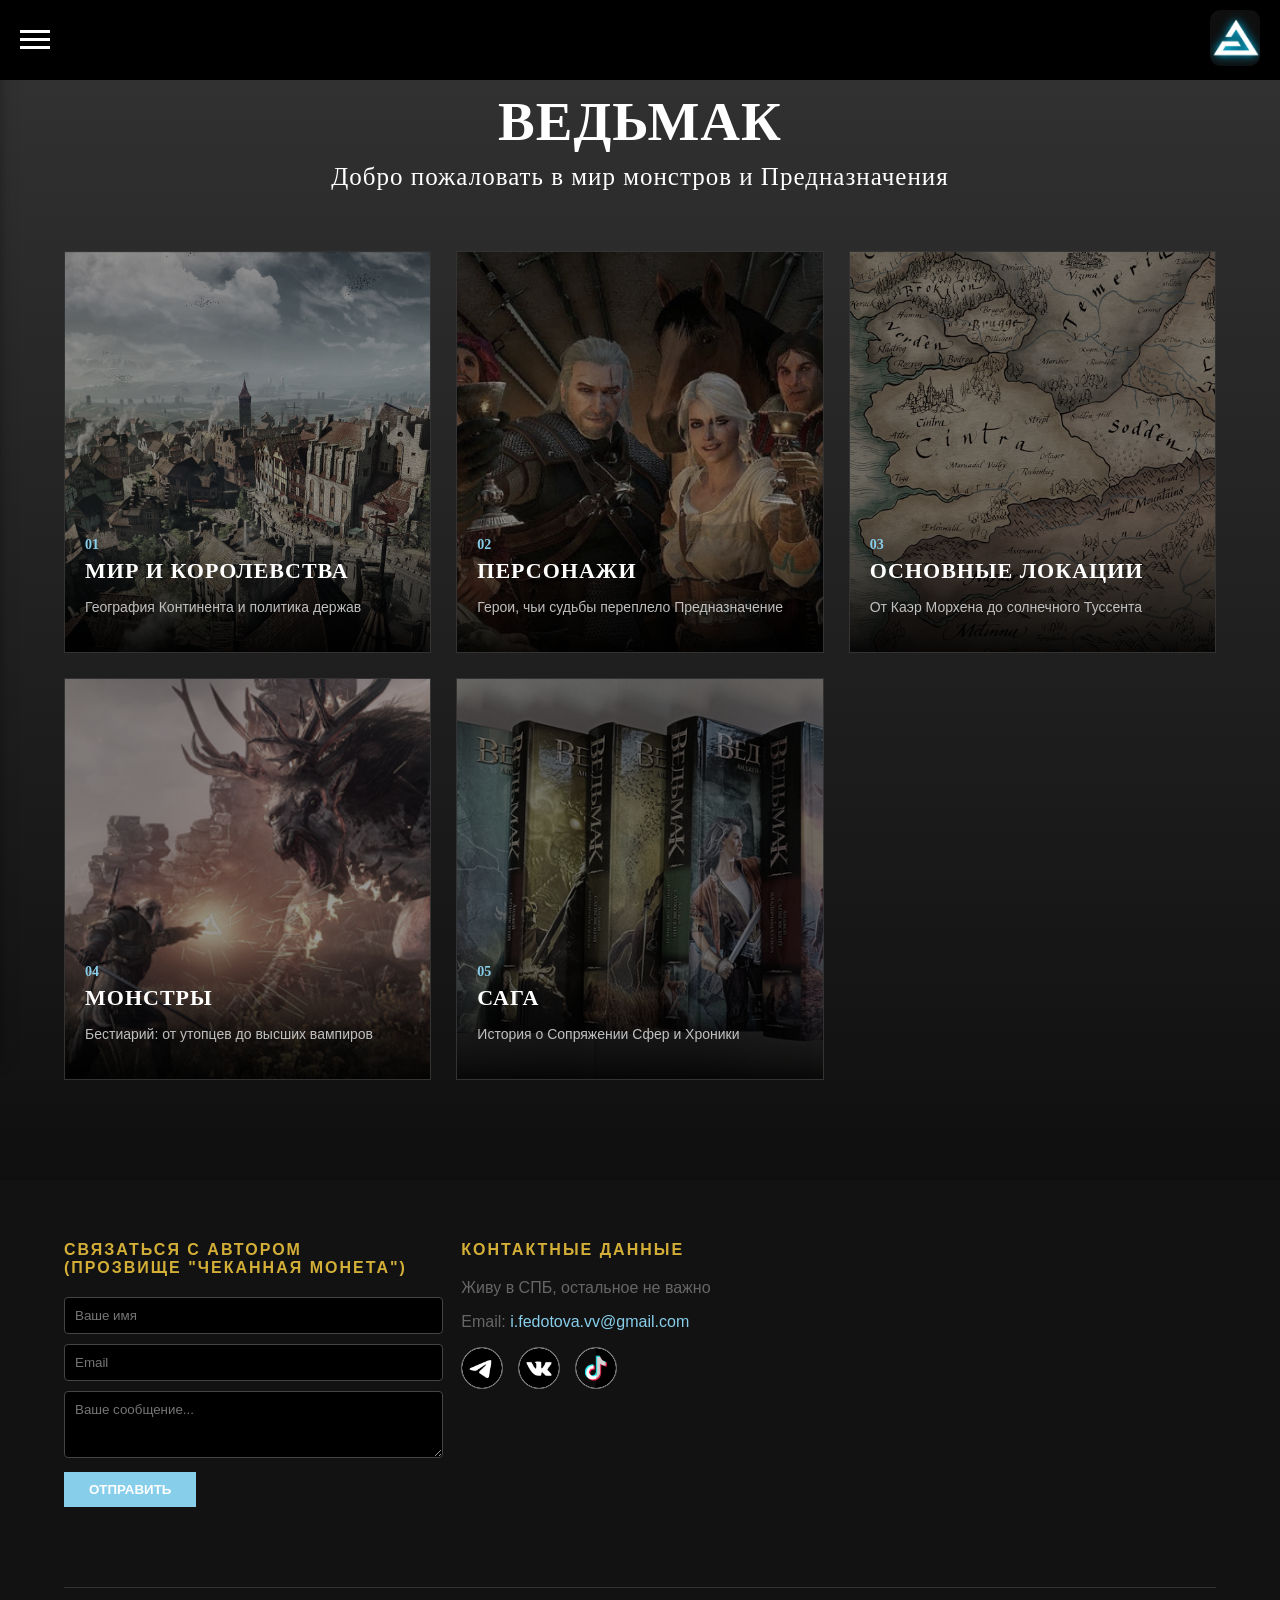
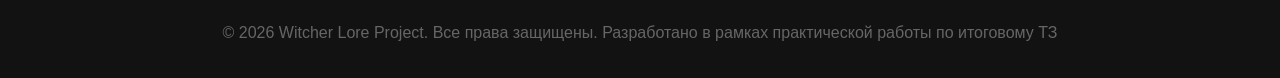
<file: index.html>
<!DOCTYPE html>
<html>

<head>
<title>Мир ведьмака</title>
<meta charset="UTF-8">
<link rel="stylesheet" href="css.css">
<link rel="icon" href="images/icon.png" type="image/png">
<meta name="viewport" content="width=device-width, initial-scale=1.0, maximum-scale=1.0, user-scalable=yes">
</head>

<body>

<header>
<div class="header">
<div class="burger">
<span></span>
<span></span>
<span></span>
</div>

<div class="logo">
<a href="#top"><img src="images/aard.jpg"></a>
</div>
</div>
</header>

<nav class="nav-menu">
<ul>
<li><a href="world.html">Мир и королевства</a></li>
<li><a href="characters.html">Персонажи</a></li>
<li><a href="locations.html">Основные локации</a></li>
<li><a href="monsters.html">Монстры</a></li>
<li><a href="saga.html">Сага</a></li>
<li><a href="index.html">Главная страница</a></li>
</ul>
</nav>
<div class="overlay"></div>

<main>
<h1>Ведьмак</h1>
<p class="main-p">Добро пожаловать в мир монстров и Предназначения</p>

<section class="card-grid">

<a href="world.html" class="card">
<div class="card-icon" style="background-image: url('images/card-icon01.jpg');"></div>
<div class="card-content">
<span class="card-num">01</span>
<h3>Мир и королевства</h3>
<p>География Континента и политика держав</p>
</div>
</a>

<a href="characters.html" class="card">
<div class="card-icon" style="background-image: url('images/card-icon02.jpg');"></div>
<div class="card-content">
<span class="card-num">02</span>
<h3>Персонажи</h3>
<p>Герои, чьи судьбы переплело Предназначение</p>
</div>
</a>

<a href="locations.html" class="card">
<div class="card-icon" style="background-image: url('images/card-icon03.jpg'); scale: 200%"></div>
<div class="card-content">
<span class="card-num">03</span>
<h3>Основные локации</h3>
<p>От Каэр Морхена до солнечного Туссента</p>
</div>
</a>

<a href="monsters.html" class="card">
<div class="card-icon" style="background-image: url('images/card-icon04.jpg');"></div>
<div class="card-content">
<span class="card-num">04</span>
<h3>Монстры</h3>
<p>Бестиарий: от утопцев до высших вампиров</p>
</div>
</a>

<a href="saga.html" class="card">
<div class="card-icon" style="background-image: url('images/card-icon05.jpg');"></div>
<div class="card-content">
<span class="card-num">05</span>
<h3>Сага</h3>
<p>История о Сопряжении Сфер и Хроники</p>
</div>
</a>

</section>
</main>

<footer>

<div class="footer-content">

<div class="footer-div">
<h4>Связаться с автором (прозвище "чеканная монета")</h4>
<form id="contact-form" action="https://formspree.io/f/xgorpvpv" method="POST" >
<input type="text" name="name" placeholder="Ваше имя" required>
<input type="email" name="email" placeholder="Email" required>
<textarea name="massage" placeholder="Ваше сообщение..." rows="3" required></textarea>
<button type="submit" class="form-btn">Отправить</button>
</form>
</div>

<div class="footer-div">
<h4>Контактные данные</h4>
<p>Живу в СПБ, остальное не важно</p>
<p>Email: <a href="mailto:i.fedotova.vv@gmail.com">i.fedotova.vv@gmail.com</a></p>
<div class="social-icon">
<span><a href="https://t.me/CheboksarikAdi" target="_blank" rel="nooper"><img src="images/social-tg.png" width="40px" height="40px" color="white"></a></span>
<span><a href="https://vk.com/id839439680" target="_blank" rel="nooper"><img src="images/social-vk.png" width="40px" height="40px"></a></span>
<span><a href="https://www.tiktok.com/@cheboksarik01?_r=1&_t=ZT-95aPrGHB|WQ" target="_blank" rel="nooper"><img src="images/social-tiktok.png" width="40px" height="40px"></a></span>
</div>
</div>

<div class="footer-author">
<p>&copy; 2026 Witcher Lore Project. Все права защищены. Разработано в рамках практической работы по итоговому ТЗ</p>
</div>

</div>

</footer>

<script src="js.js"></script>
</body>
</html>
</file>
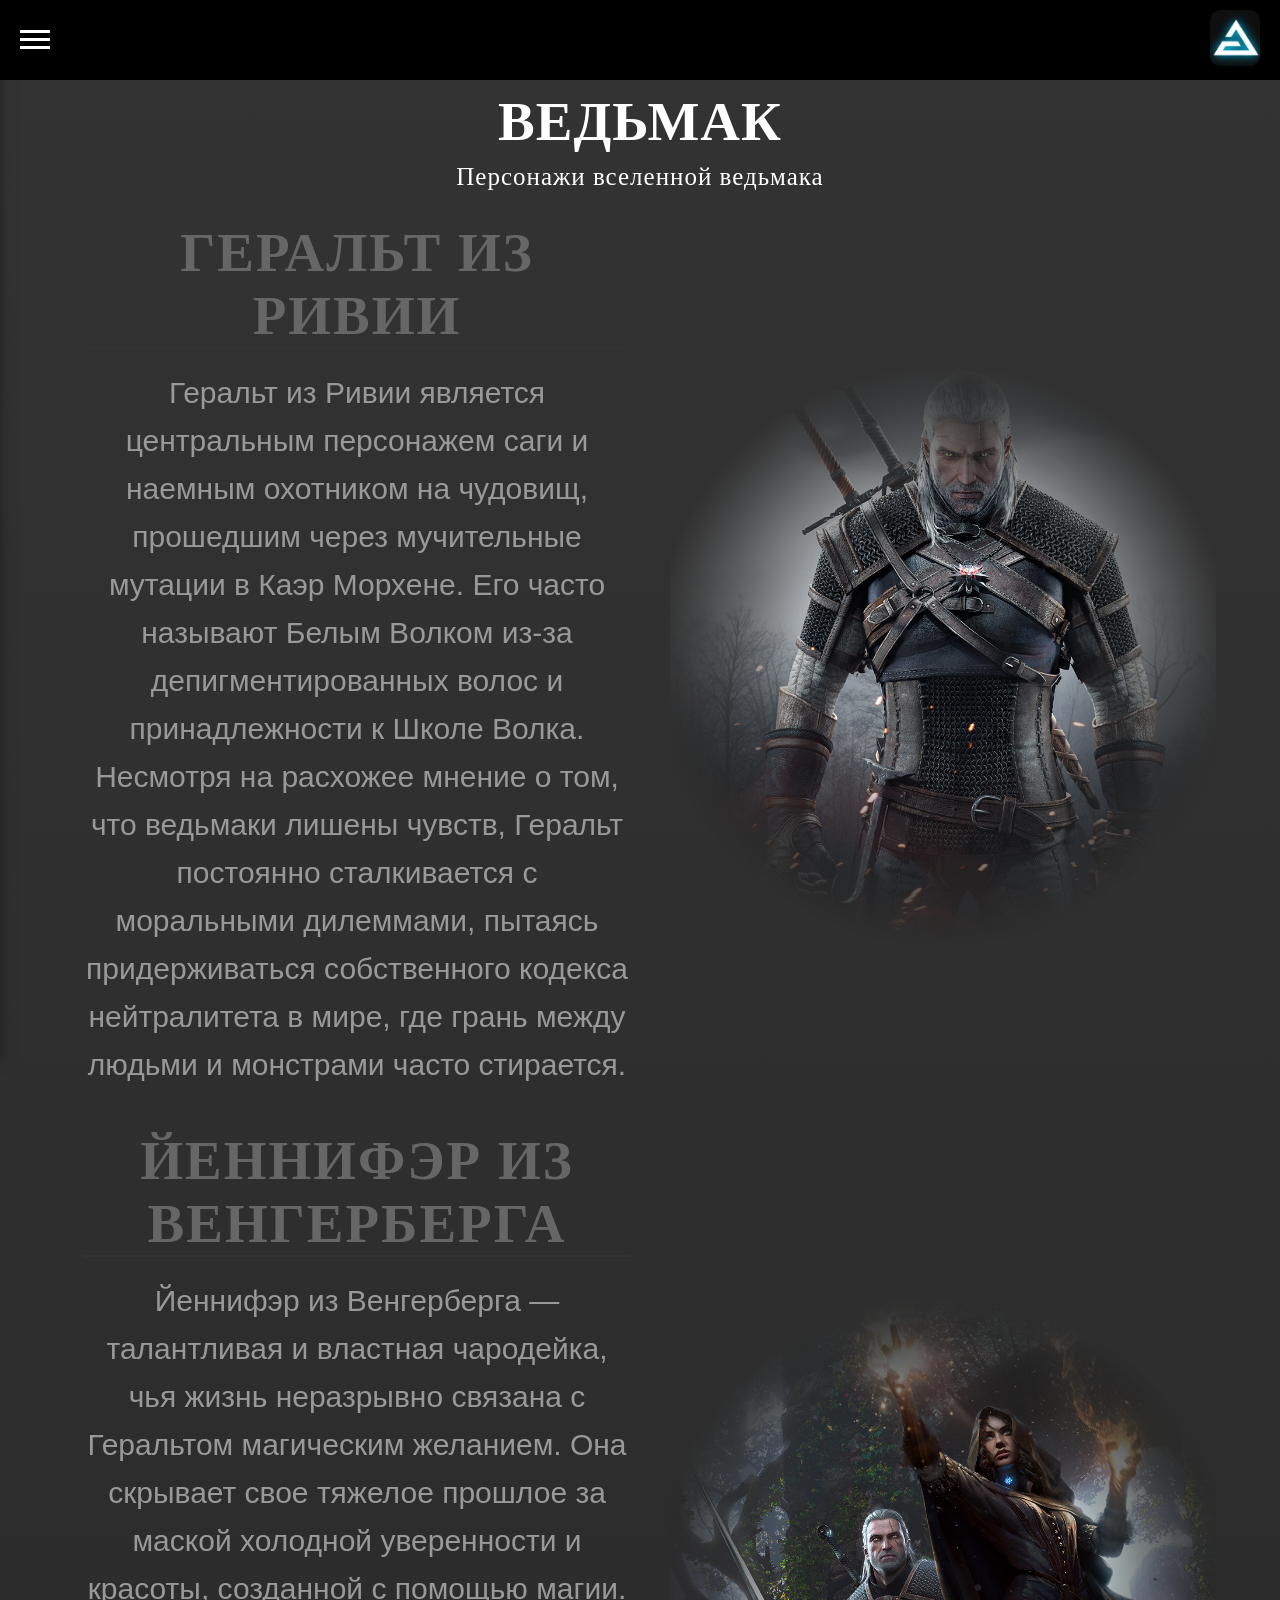
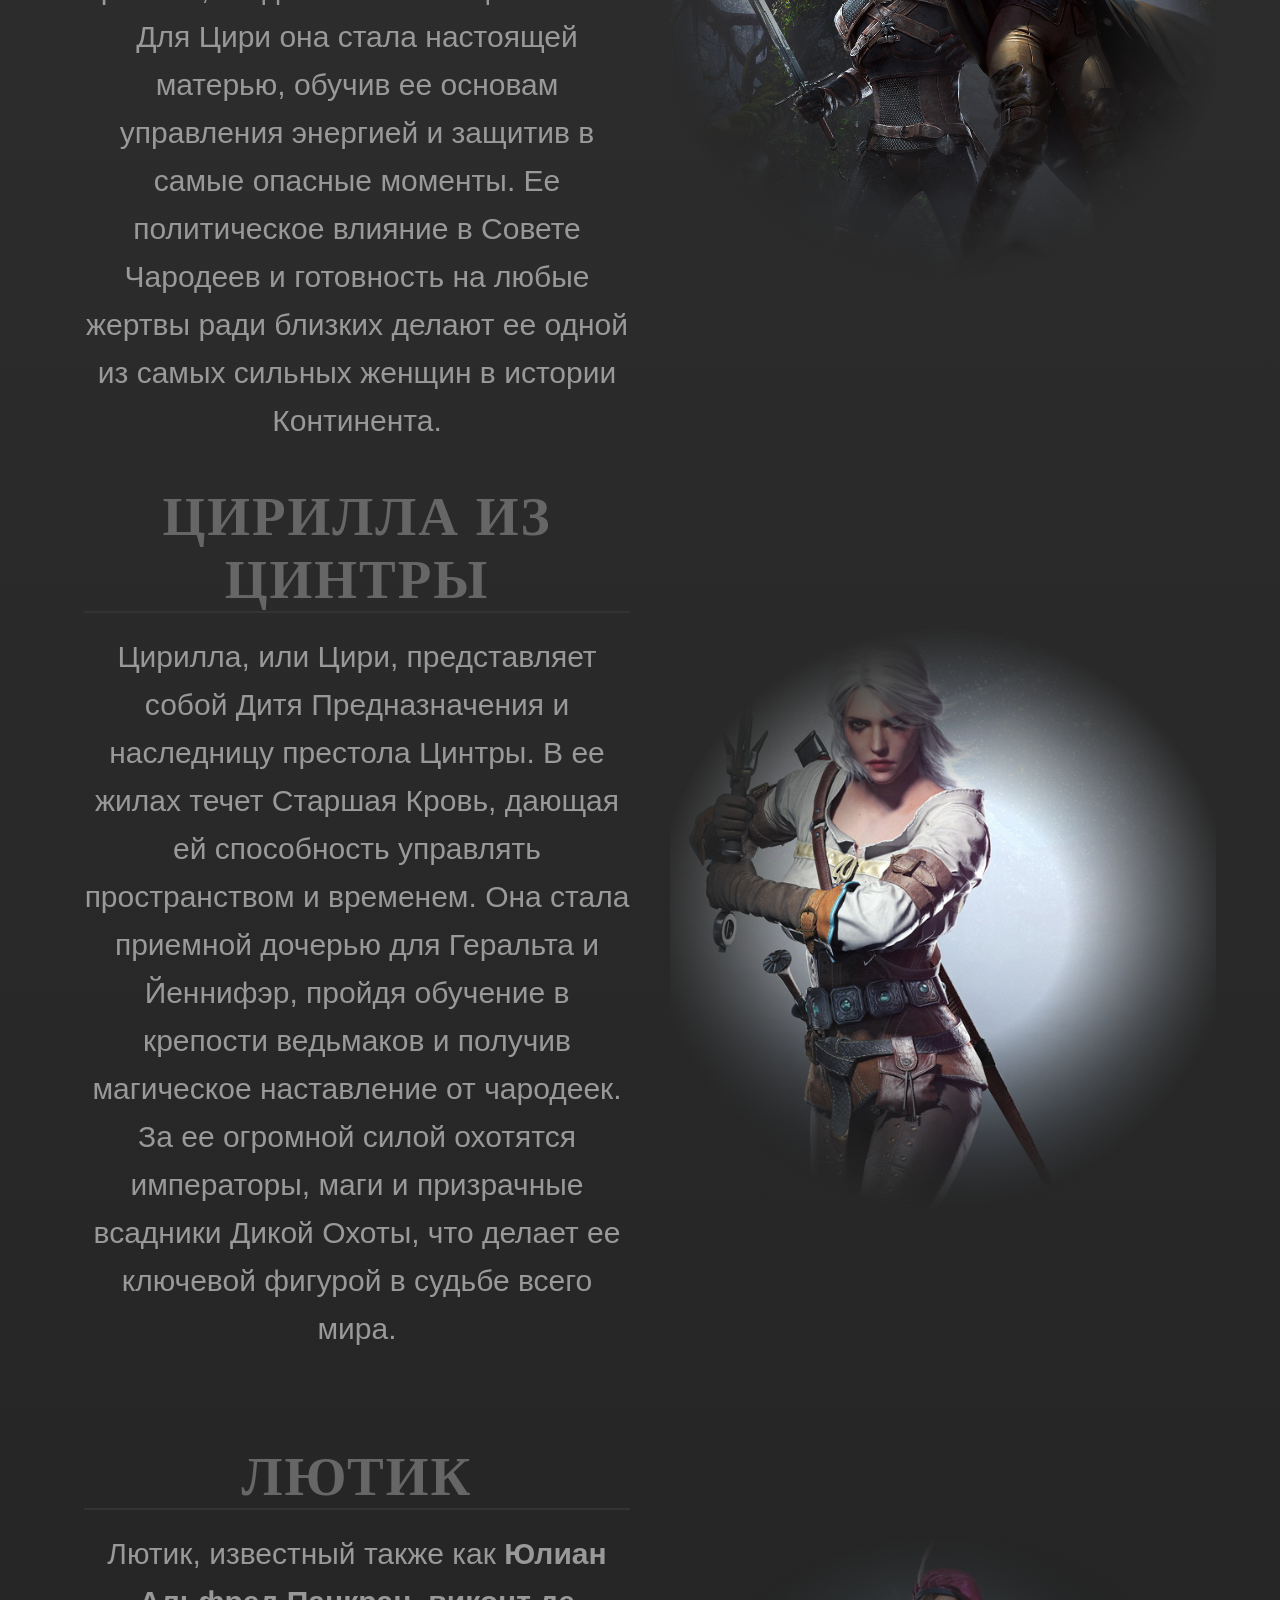
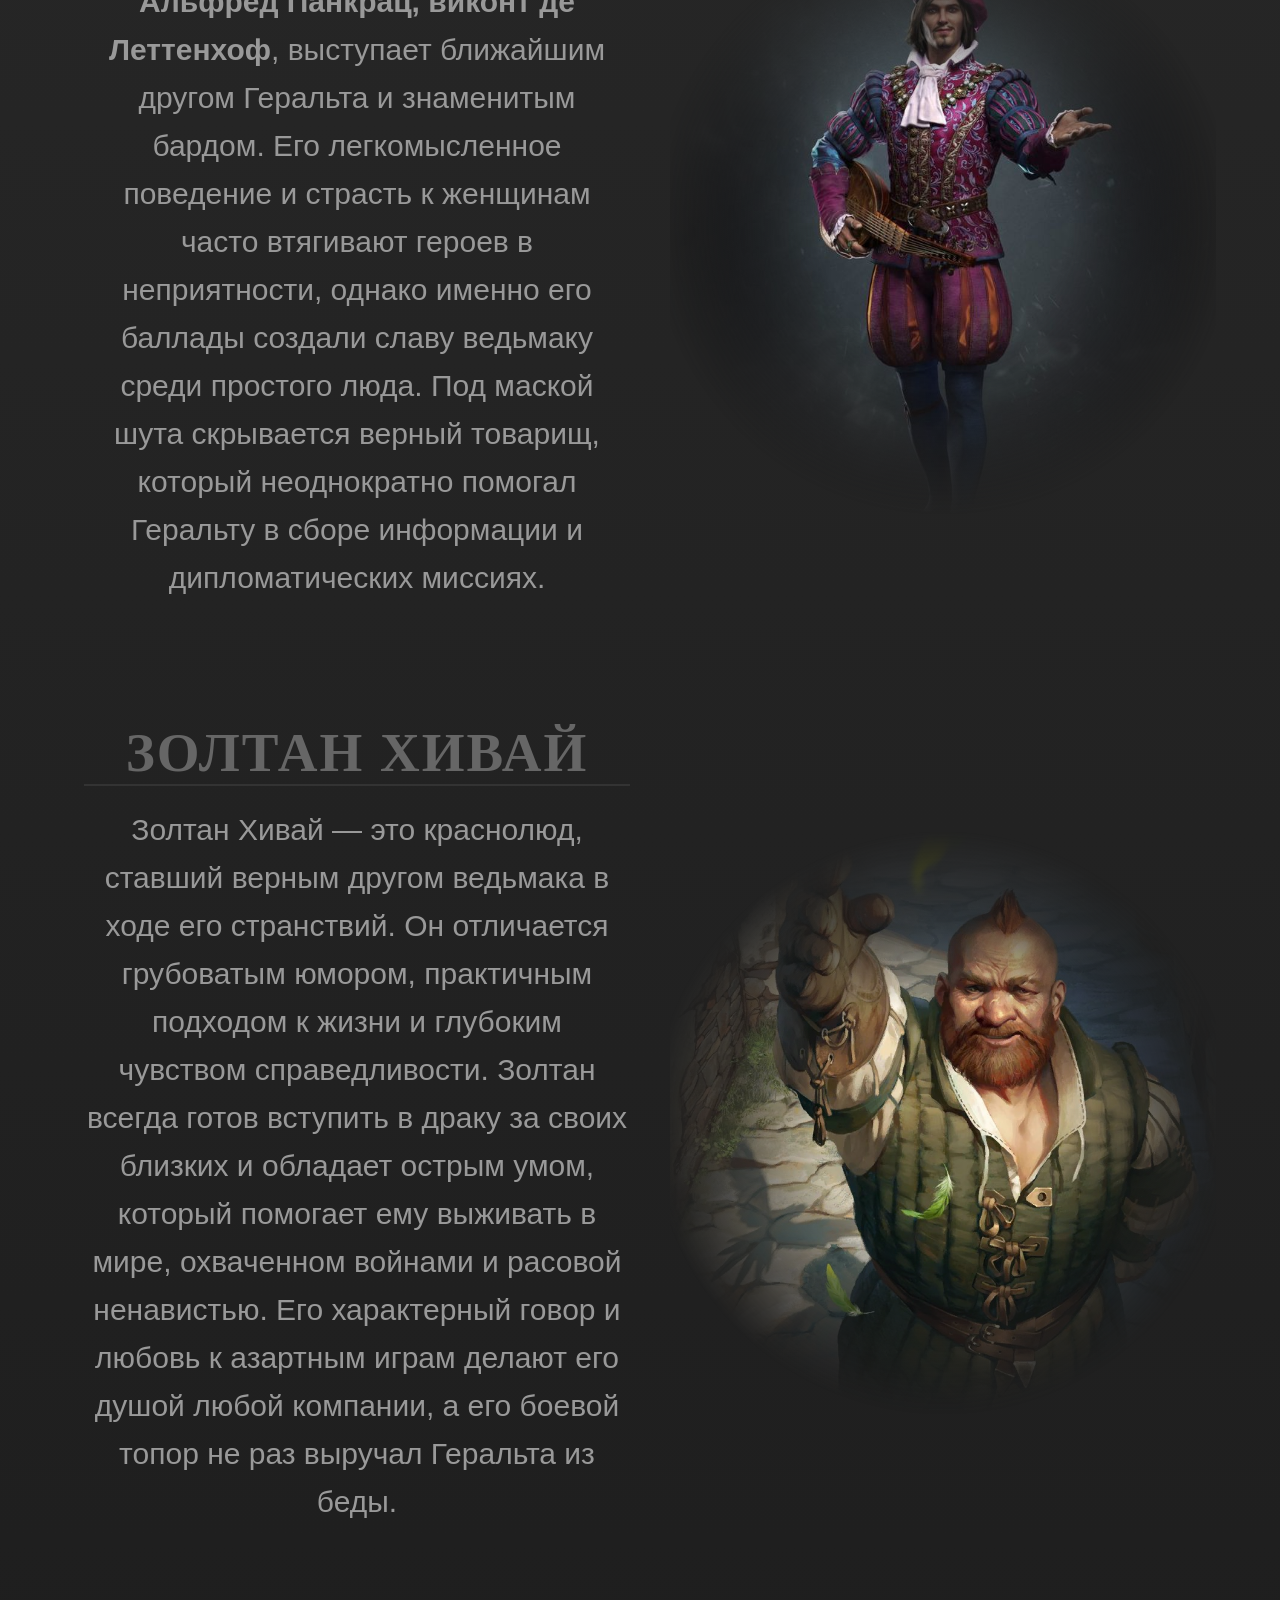
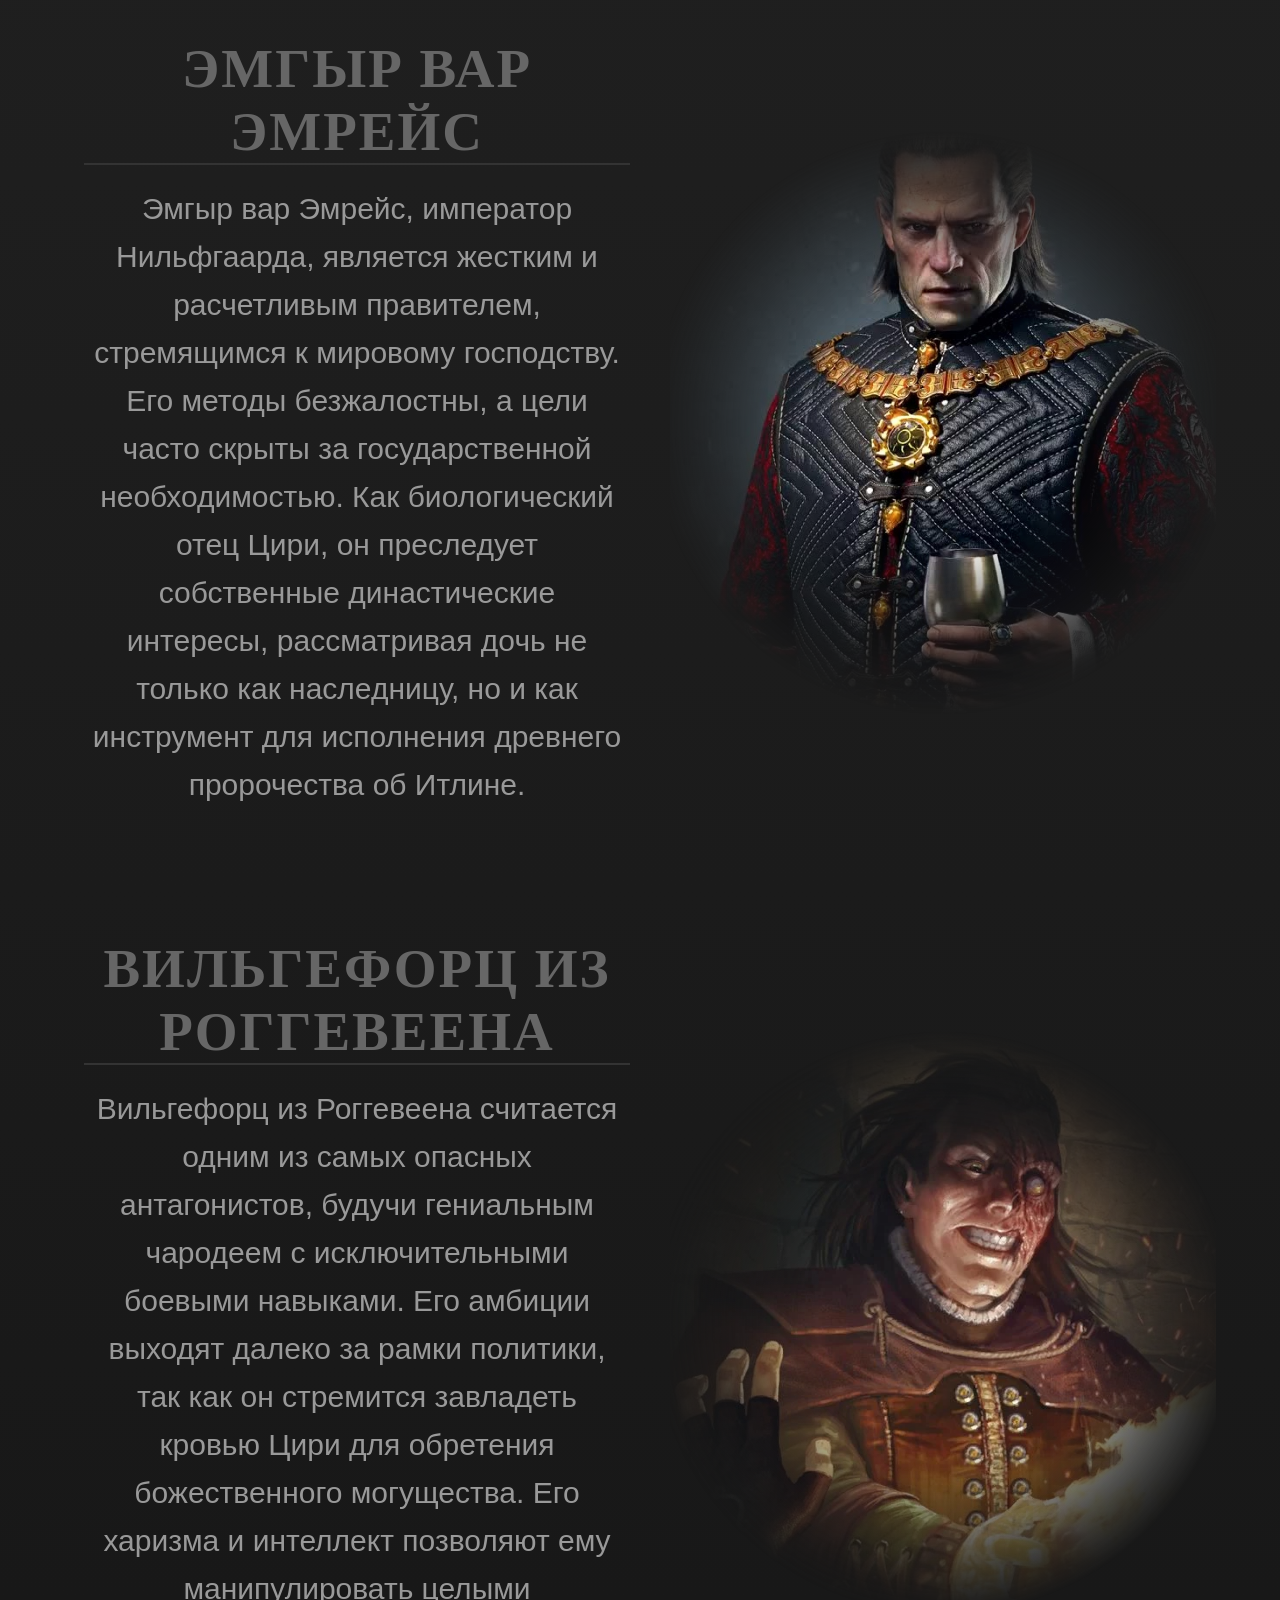
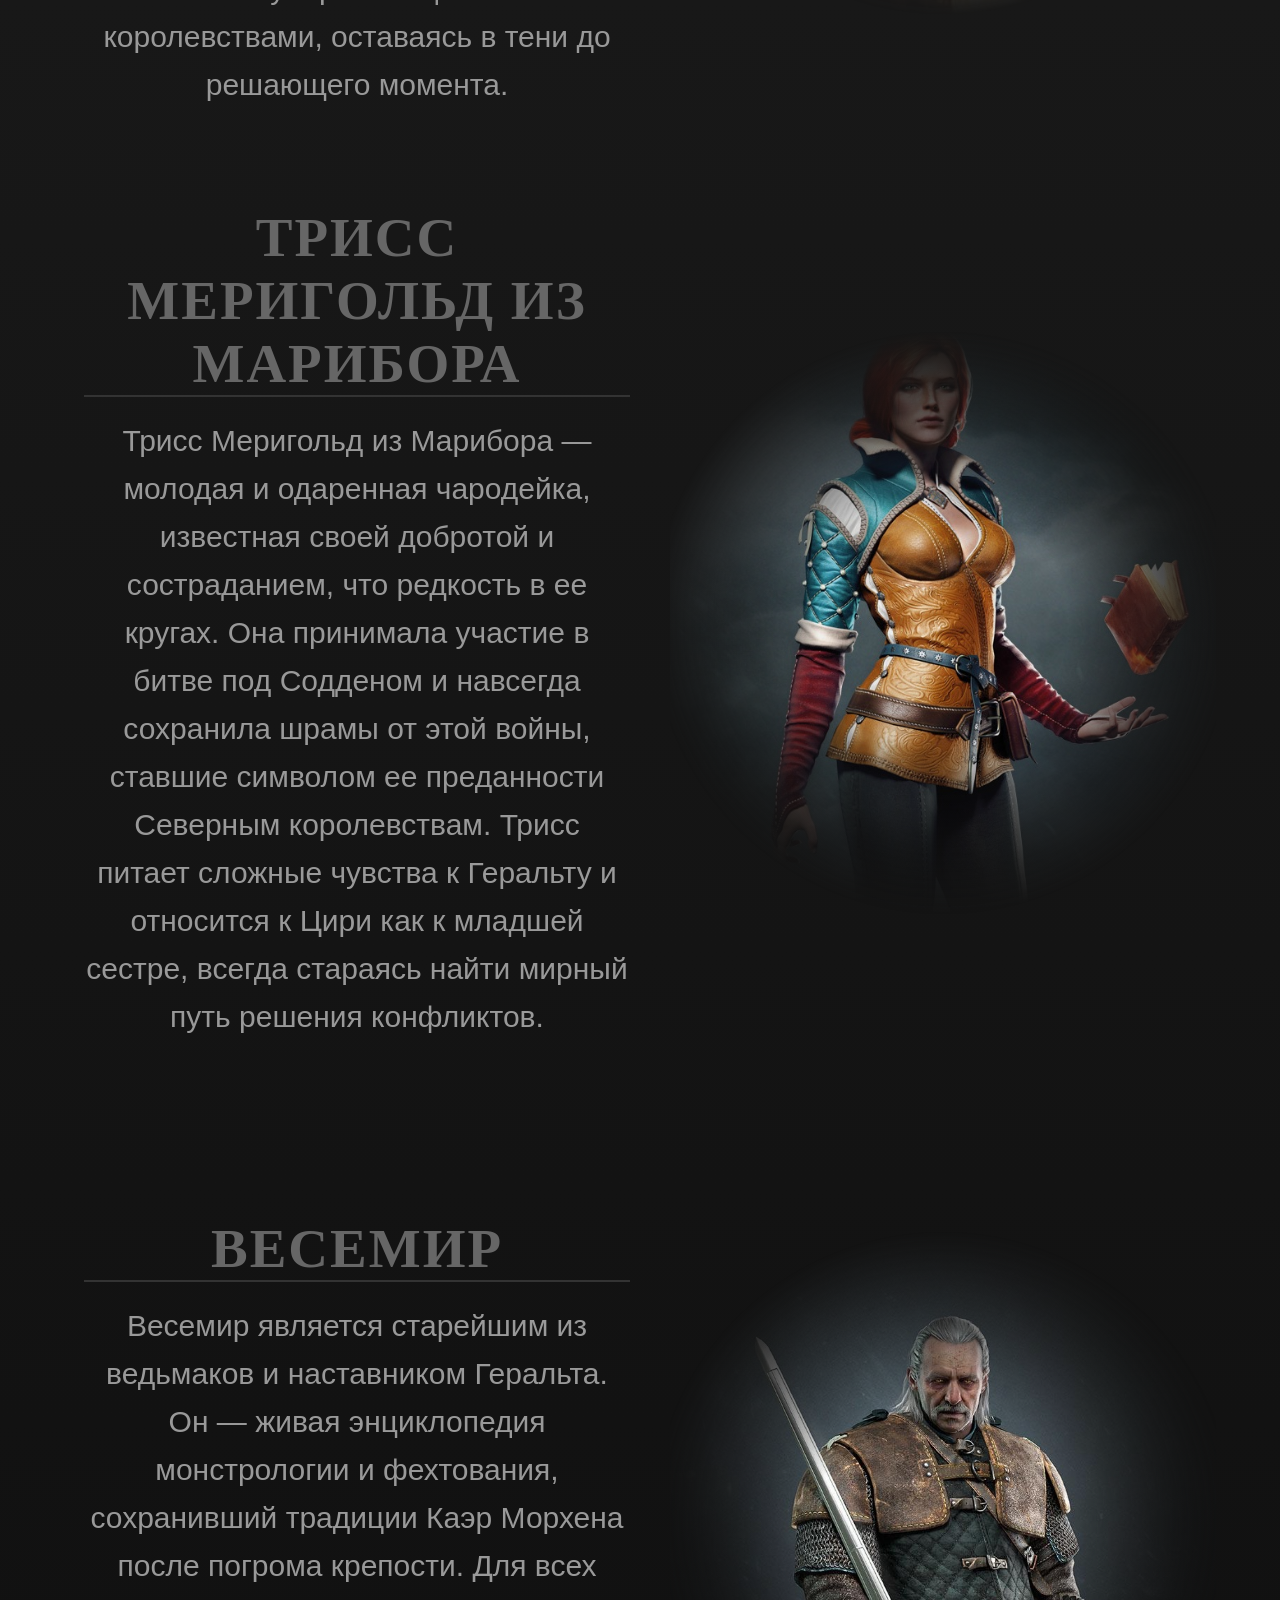
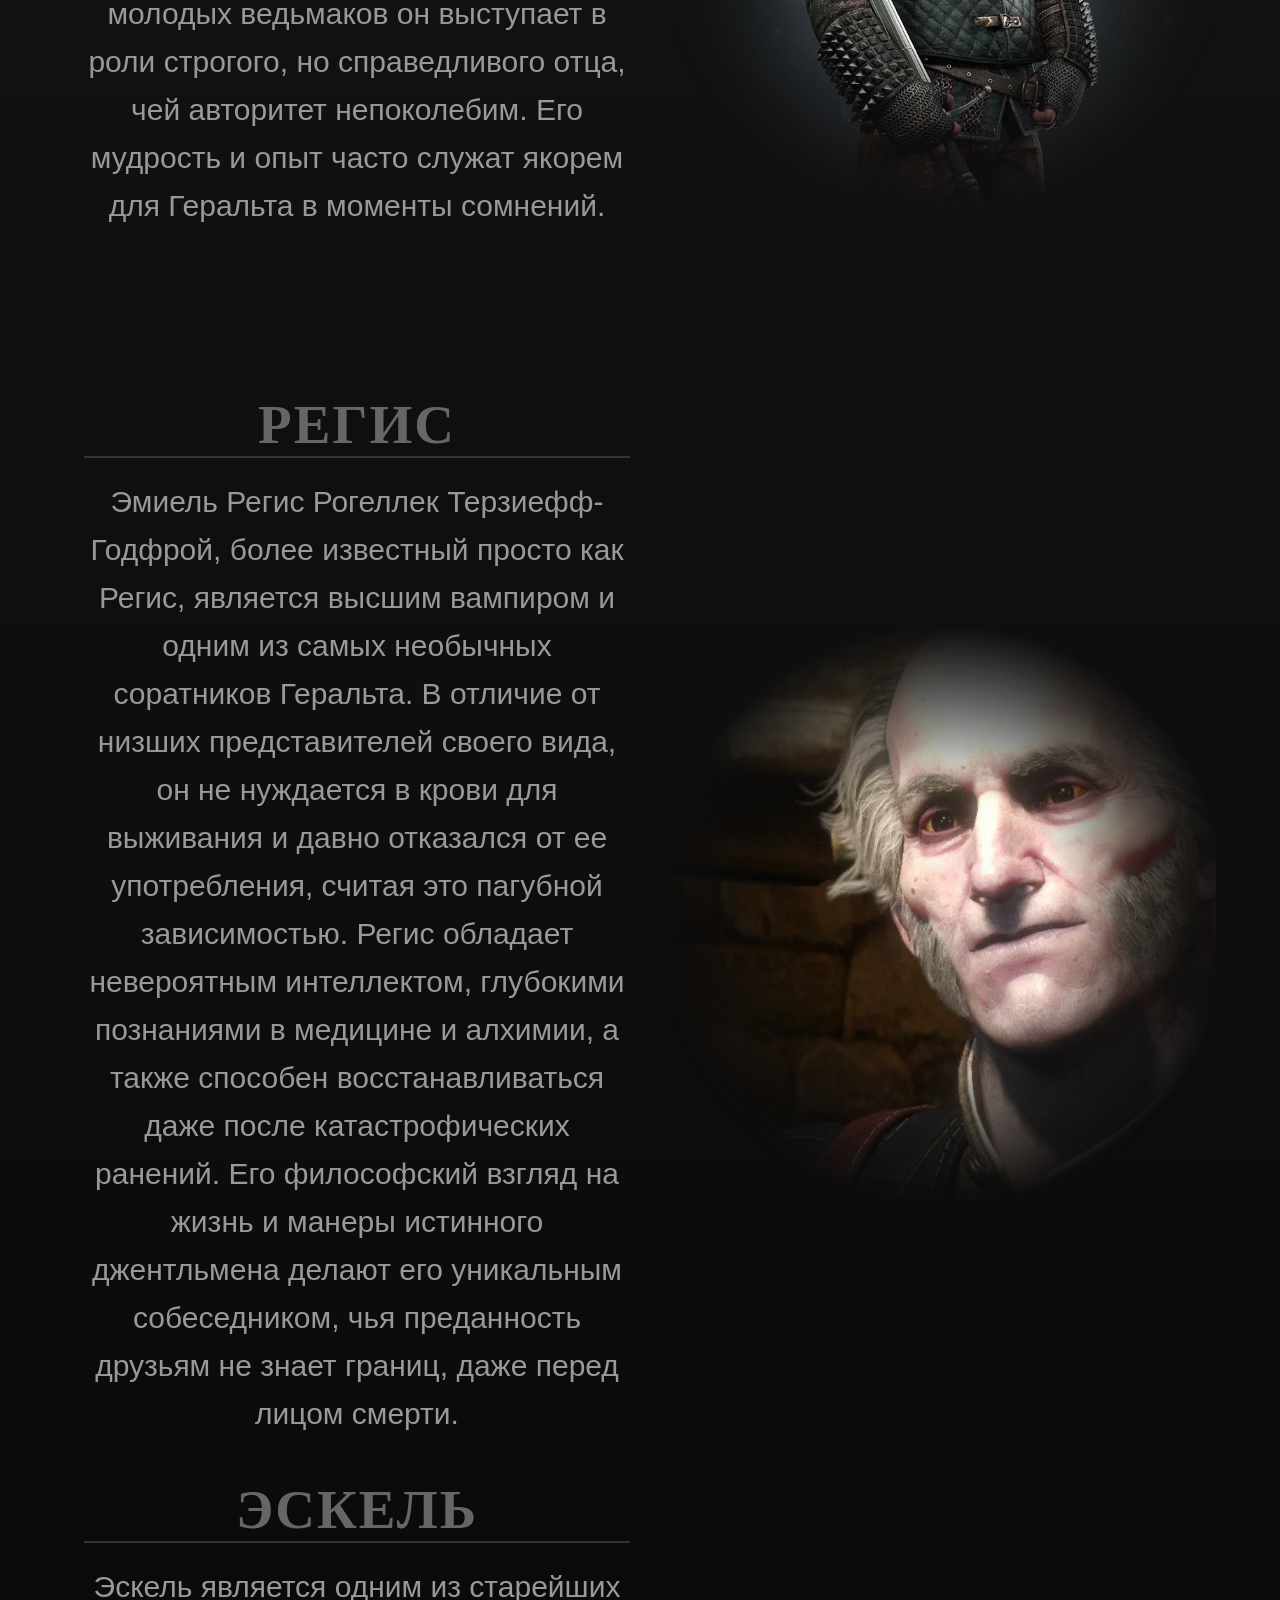
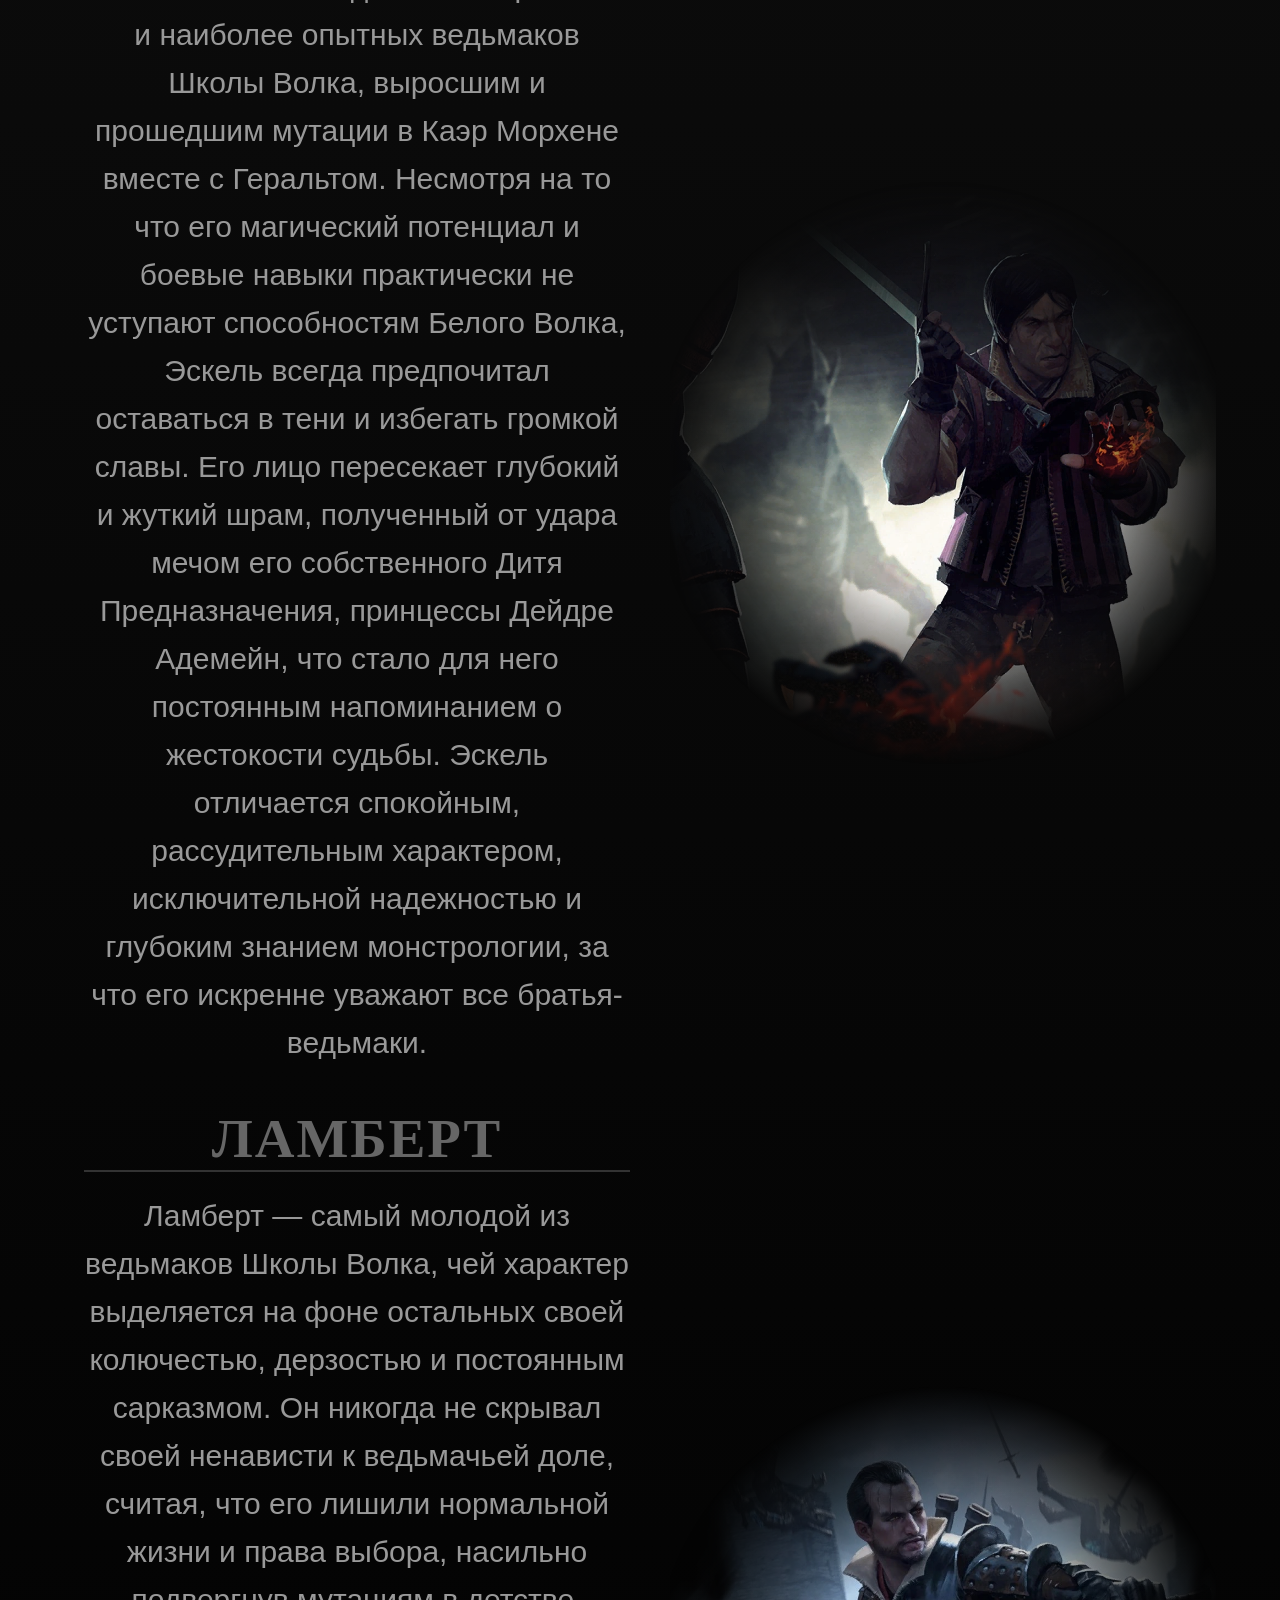
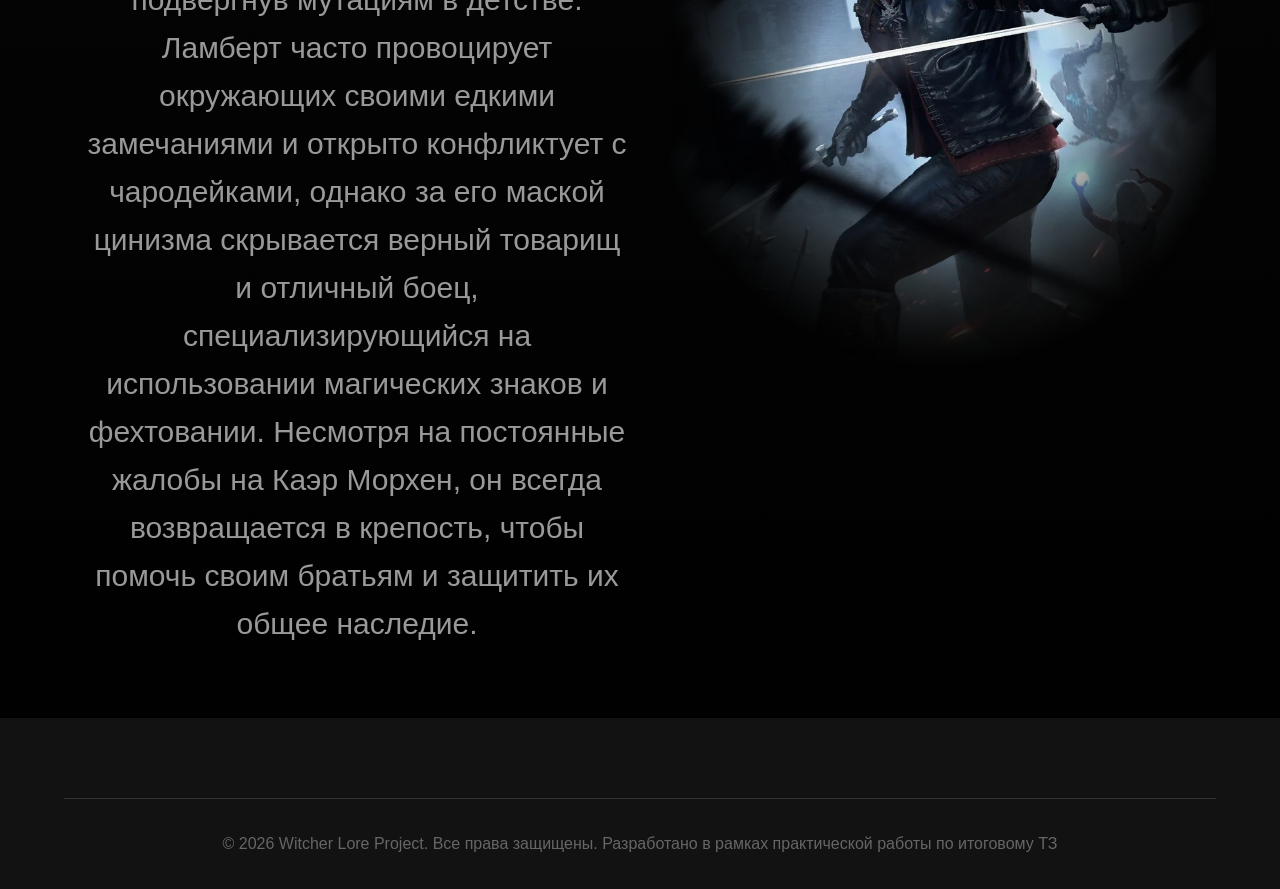
<file: characters.html>
<!DOCTYPE html>
<html>

<head>
<title>Мир ведьмака</title>
<meta charset="UTF-8">
<link rel="stylesheet" href="css.css">
<link rel="icon" href="images/icon.png" type="image/png">
<meta name="viewport" content="width=device-width, initial-scale=1.0, maximum-scale=1.0, user-scalable=yes">
</head>

<body>

<header>
<div class="header">
<div class="burger">
<span></span>
<span></span>
<span></span>
</div>

<div class="logo">
<a href="#top"><img src="images/aard.jpg"></a>
</div>
</div>
</header>

<nav class="nav-menu">
<ul>
<li><a href="world.html">Мир и королевства</a></li>
<li><a href="characters.html">Персонажи</a></li>
<li><a href="locations.html">Основные локации</a></li>
<li><a href="monsters.html">Монстры</a></li>
<li><a href="saga.html">Сага</a></li>
<li><a href="index.html">Главная страница</a></li>
</ul>
</nav>
<div class="overlay"></div>

<main>
	<h1>Ведьмак</h1>
	<p class="main-p">Персонажи вселенной ведьмака</p>

	<div class="witcher-page">
	
		<section class="char-section">
			<div class="char-info">
				<h2>Геральт из Ривии</h2>
				<p>Геральт из Ривии является центральным персонажем саги и наемным охотником на чудовищ, прошедшим через мучительные мутации в Каэр Морхене. Его часто называют Белым Волком из-за депигментированных волос и принадлежности к Школе Волка. Несмотря на расхожее мнение о том, что ведьмаки лишены чувств, Геральт постоянно сталкивается с моральными дилеммами, пытаясь придерживаться собственного кодекса нейтралитета в мире, где грань между людьми и монстрами часто стирается.</p>
			</div>
			
			<div class="char-visual">
				<img src="images/geralt-01.jpg" class="slider-img active" >
				<img src="images/geralt-02.jpg" class="slider-img" >
				<img src="images/geralt-03.jpg" class="slider-img" >
				<img src="images/geralt-04.jpg" class="slider-img">
			</div>
		</section>

		<section class="char-section">
			<div class="char-info">
				<h2>Йеннифэр из Венгерберга</h2>
				<p>Йеннифэр из Венгерберга — талантливая и властная чародейка, чья жизнь неразрывно связана с Геральтом магическим желанием. Она скрывает свое тяжелое прошлое за маской холодной уверенности и красоты, созданной с помощью магии. Для Цири она стала настоящей матерью, обучив ее основам управления энергией и защитив в самые опасные моменты. Ее политическое влияние в Совете Чародеев и готовность на любые жертвы ради близких делают ее одной из самых сильных женщин в истории Континента.</p>
			</div>
			
			<div class="char-visual">
				<img src="images/yennefer-01.jpg" class="slider-img active">
				<img src="images/yennefer-02.jpg" class="slider-img">
				<img src="images/yennefer-03.jpg" class="slider-img">
			</div>
		</section>
		
		<section class="char-section">
			<div class="char-info">
				<h2>Цирилла из Цинтры</h2>
				<p>Цирилла, или Цири, представляет собой Дитя Предназначения и наследницу престола Цинтры. В ее жилах течет Старшая Кровь, дающая ей способность управлять пространством и временем. Она стала приемной дочерью для Геральта и Йеннифэр, пройдя обучение в крепости ведьмаков и получив магическое наставление от чародеек. За ее огромной силой охотятся императоры, маги и призрачные всадники Дикой Охоты, что делает ее ключевой фигурой в судьбе всего мира.</p>
			</div>
			
			<div class="char-visual">
				<img src="images/ciri-01.jpg" class="slider-img active">
				<img src="images/ciri-02.jpg" class="slider-img">
				<img src="images/ciri-03.jpg" class="slider-img">
				<img src="images/ciri-04.jpg" class="slider-img">
			</div>
		</section>
		
		<section class="char-section">
			<div class="char-info">
				<h2>Лютик</h2>
				<p>Лютик, известный также как <strong>Юлиан Альфред Панкрац, виконт де Леттенхоф</strong>, выступает ближайшим другом Геральта и знаменитым бардом. Его легкомысленное поведение и страсть к женщинам часто втягивают героев в неприятности, однако именно его баллады создали славу ведьмаку среди простого люда. Под маской шута скрывается верный товарищ, который неоднократно помогал Геральту в сборе информации и дипломатических миссиях.</p>
			</div>
			
			<div class="char-visual">
				<img src="images/lutik-01.jpg" class="slider-img active">
				<img src="images/lutik-02.jpg" class="slider-img">
				<img src="images/lutik-03.jpg" class="slider-img">
			</div>
		</section>
		
		<section class="char-section">
			<div class="char-info">
				<h2>Золтан Хивай</h2>
				<p>Золтан Хивай — это краснолюд, ставший верным другом ведьмака в ходе его странствий. Он отличается грубоватым юмором, практичным подходом к жизни и глубоким чувством справедливости. Золтан всегда готов вступить в драку за своих близких и обладает острым умом, который помогает ему выживать в мире, охваченном войнами и расовой ненавистью. Его характерный говор и любовь к азартным играм делают его душой любой компании, а его боевой топор не раз выручал Геральта из беды.</p>
			</div>
			
			<div class="char-visual">
				<img src="images/zoltan-01.jpg" class="slider-img active">
				<img src="images/zoltan-02.jpg" class="slider-img">
				<img src="images/zoltan-03.jpg" class="slider-img">
			</div>
		</section>
		
		<section class="char-section">
			<div class="char-info">
				<h2>Эмгыр вар Эмрейс</h2>
				<p>Эмгыр вар Эмрейс, император Нильфгаарда, является жестким и расчетливым правителем, стремящимся к мировому господству. Его методы безжалостны, а цели часто скрыты за государственной необходимостью. Как биологический отец Цири, он преследует собственные династические интересы, рассматривая дочь не только как наследницу, но и как инструмент для исполнения древнего пророчества об Итлине.</p>
			</div>
			
			<div class="char-visual">
				<img src="images/emgir-01.jpg" class="slider-img active">
				<img src="images/emgir-02.jpg" class="slider-img">
				<img src="images/emgir-03.jpg" class="slider-img">
			</div>
		</section>
		
		<section class="char-section">
			<div class="char-info">
				<h2>Вильгефорц из Роггевеена</h2>
				<p>Вильгефорц из Роггевеена считается одним из самых опасных антагонистов, будучи гениальным чародеем с исключительными боевыми навыками. Его амбиции выходят далеко за рамки политики, так как он стремится завладеть кровью Цири для обретения божественного могущества. Его харизма и интеллект позволяют ему манипулировать целыми королевствами, оставаясь в тени до решающего момента.</p>
			</div>
			
			<div class="char-visual">
				<img src="images/vilgefots-01.jpg" class="slider-img active">
				<img src="images/vilgefots-02.jpg" class="slider-img">
			</div>
		</section>
		
		<section class="char-section">
			<div class="char-info">
				<h2>Трисс Меригольд из Марибора</h2>
				<p>Трисс Меригольд из Марибора — молодая и одаренная чародейка, известная своей добротой и состраданием, что редкость в ее кругах. Она принимала участие в битве под Содденом и навсегда сохранила шрамы от этой войны, ставшие символом ее преданности Северным королевствам. Трисс питает сложные чувства к Геральту и относится к Цири как к младшей сестре, всегда стараясь найти мирный путь решения конфликтов.</p>
			</div>
			
			<div class="char-visual">
				<img src="images/triss-01.jpg" class="slider-img active">
				<img src="images/triss-02.jpg" class="slider-img">
				<img src="images/triss-03.jpg" class="slider-img">
			</div>
		</section>
		
		<section class="char-section">
			<div class="char-info">
				<h2>Весемир</h2>
				<p>Весемир является старейшим из ведьмаков и наставником Геральта. Он — живая энциклопедия монстрологии и фехтования, сохранивший традиции Каэр Морхена после погрома крепости. Для всех молодых ведьмаков он выступает в роли строгого, но справедливого отца, чей авторитет непоколебим. Его мудрость и опыт часто служат якорем для Геральта в моменты сомнений.</p>
			</div>
			
			<div class="char-visual">
				<img src="images/vesemir-01.jpg" class="slider-img active">
				<img src="images/vesemir-02.jpg" class="slider-img">
				<img src="images/vesemir-03.jpg" class="slider-img">
			</div>
		</section>
		
		<section class="char-section">
			<div class="char-info">
				<h2>Регис</h2>
				<p>Эмиель Регис Рогеллек Терзиефф-Годфрой, более известный просто как Регис, является высшим вампиром и одним из самых необычных соратников Геральта. В отличие от низших представителей своего вида, он не нуждается в крови для выживания и давно отказался от ее употребления, считая это пагубной зависимостью. Регис обладает невероятным интеллектом, глубокими познаниями в медицине и алхимии, а также способен восстанавливаться даже после катастрофических ранений. Его философский взгляд на жизнь и манеры истинного джентльмена делают его уникальным собеседником, чья преданность друзьям не знает границ, даже перед лицом смерти.</p>
			</div>
			
			<div class="char-visual">
				<img src="images/regis-01.jpg" class="slider-img active">
				<img src="images/regis-02.jpg" class="slider-img">
				<img src="images/regis-03.jpg" class="slider-img">
			</div>
		</section>
		
		<section class="char-section">
			<div class="char-info">
				<h2>Эскель</h2>
				<p>Эскель является одним из старейших и наиболее опытных ведьмаков Школы Волка, выросшим и прошедшим мутации в Каэр Морхене вместе с Геральтом. Несмотря на то что его магический потенциал и боевые навыки практически не уступают способностям Белого Волка, Эскель всегда предпочитал оставаться в тени и избегать громкой славы. Его лицо пересекает глубокий и жуткий шрам, полученный от удара мечом его собственного Дитя Предназначения, принцессы Дейдре Адемейн, что стало для него постоянным напоминанием о жестокости судьбы. Эскель отличается спокойным, рассудительным характером, исключительной надежностью и глубоким знанием монстрологии, за что его искренне уважают все братья-ведьмаки.</p>
			</div>
			
			<div class="char-visual">
				<img src="images/eskel-01.jpg" class="slider-img active">
				<img src="images/eskel-02.jpg" class="slider-img">
				<img src="images/eskel-03.jpg" class="slider-img">
			</div>
		</section>
		
		<section class="char-section">
			<div class="char-info">
				<h2>Ламберт</h2>
				<p>Ламберт — самый молодой из ведьмаков Школы Волка, чей характер выделяется на фоне остальных своей колючестью, дерзостью и постоянным сарказмом. Он никогда не скрывал своей ненависти к ведьмачьей доле, считая, что его лишили нормальной жизни и права выбора, насильно подвергнув мутациям в детстве. Ламберт часто провоцирует окружающих своими едкими замечаниями и открыто конфликтует с чародейками, однако за его маской цинизма скрывается верный товарищ и отличный боец, специализирующийся на использовании магических знаков и фехтовании. Несмотря на постоянные жалобы на Каэр Морхен, он всегда возвращается в крепость, чтобы помочь своим братьям и защитить их общее наследие.</p>
			</div>
			
			<div class="char-visual">
				<img src="images/lambert-01.jpg" class="slider-img active">
				<img src="images/lambert-02.jpg" class="slider-img">
				<img src="images/lambert-03.jpg" class="slider-img">
			</div>
		</section>
		
	</div>
	

</main>

<footer>
<div class="footer-author">
<p>&copy; 2026 Witcher Lore Project. Все права защищены. Разработано в рамках практической работы по итоговому ТЗ</p>
</div>

</div>

</footer>

<script src="js.js"></script>
</body>
</html>
</file>
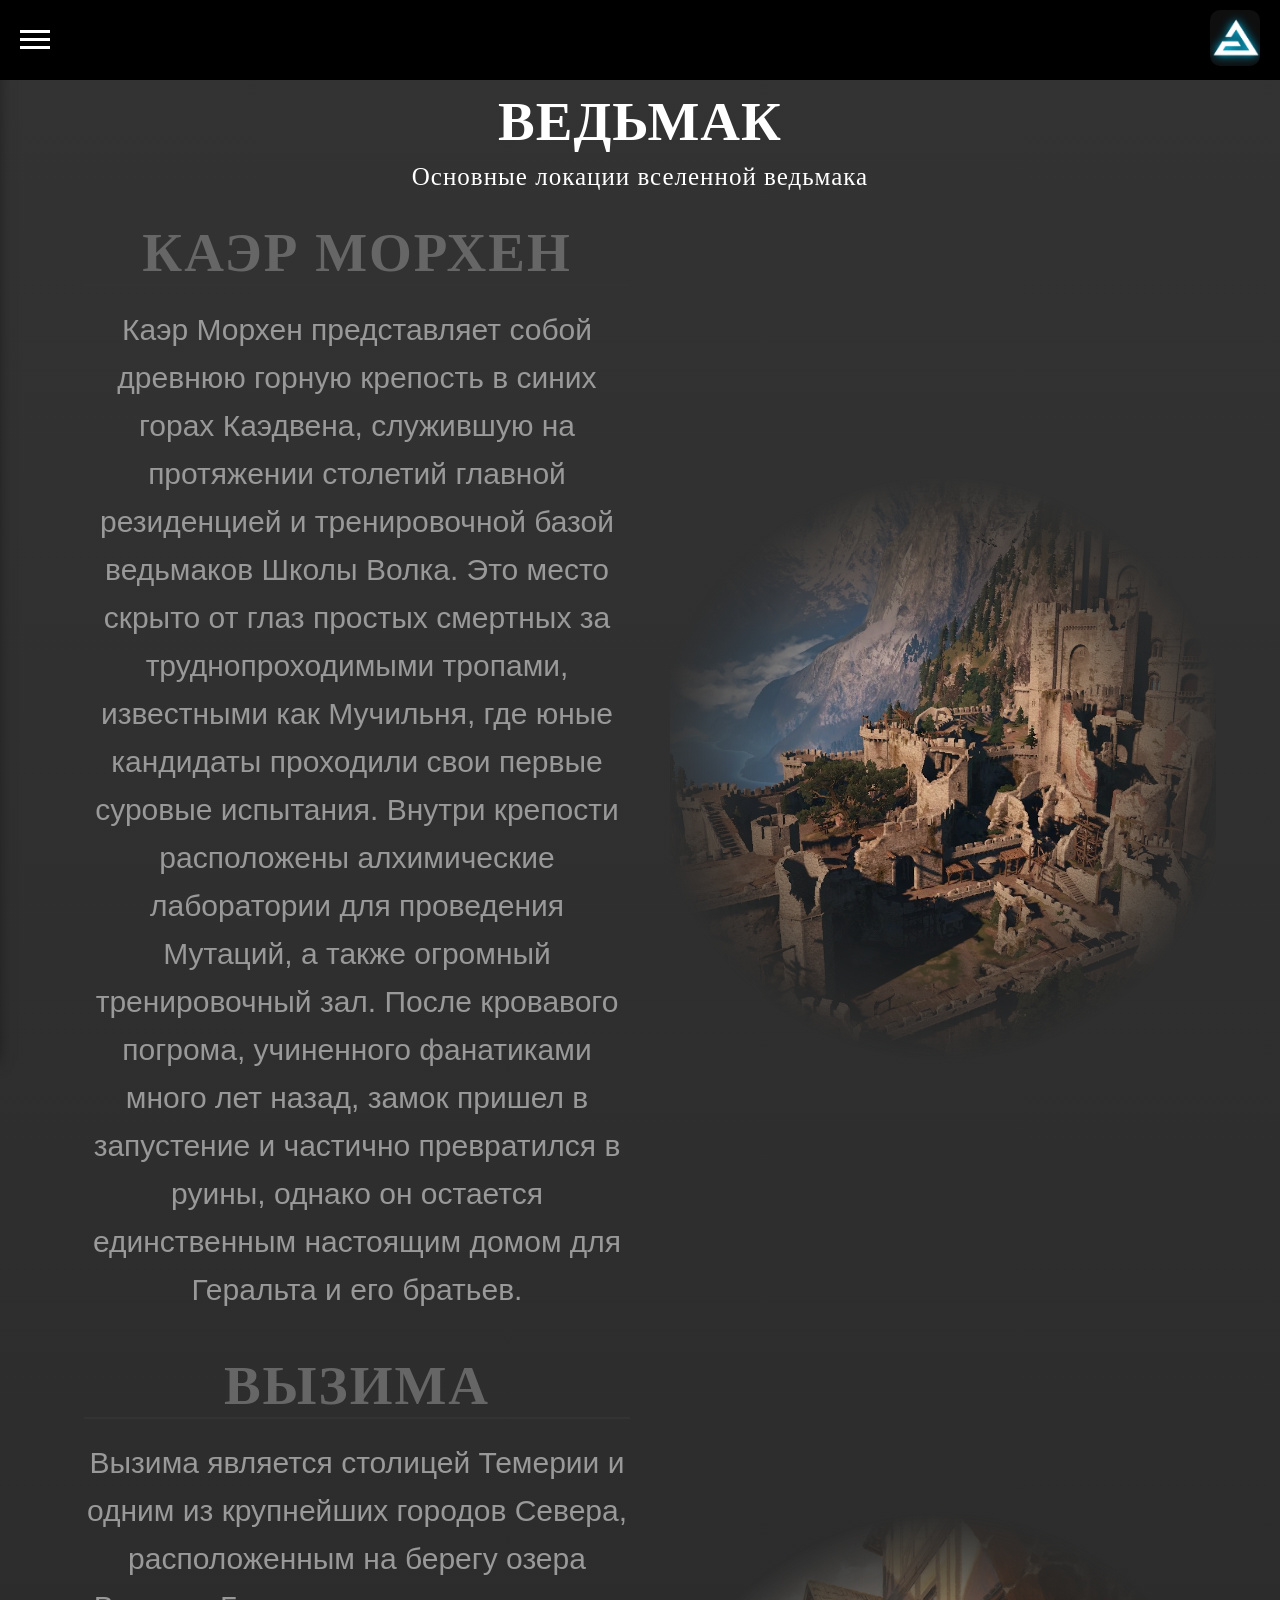
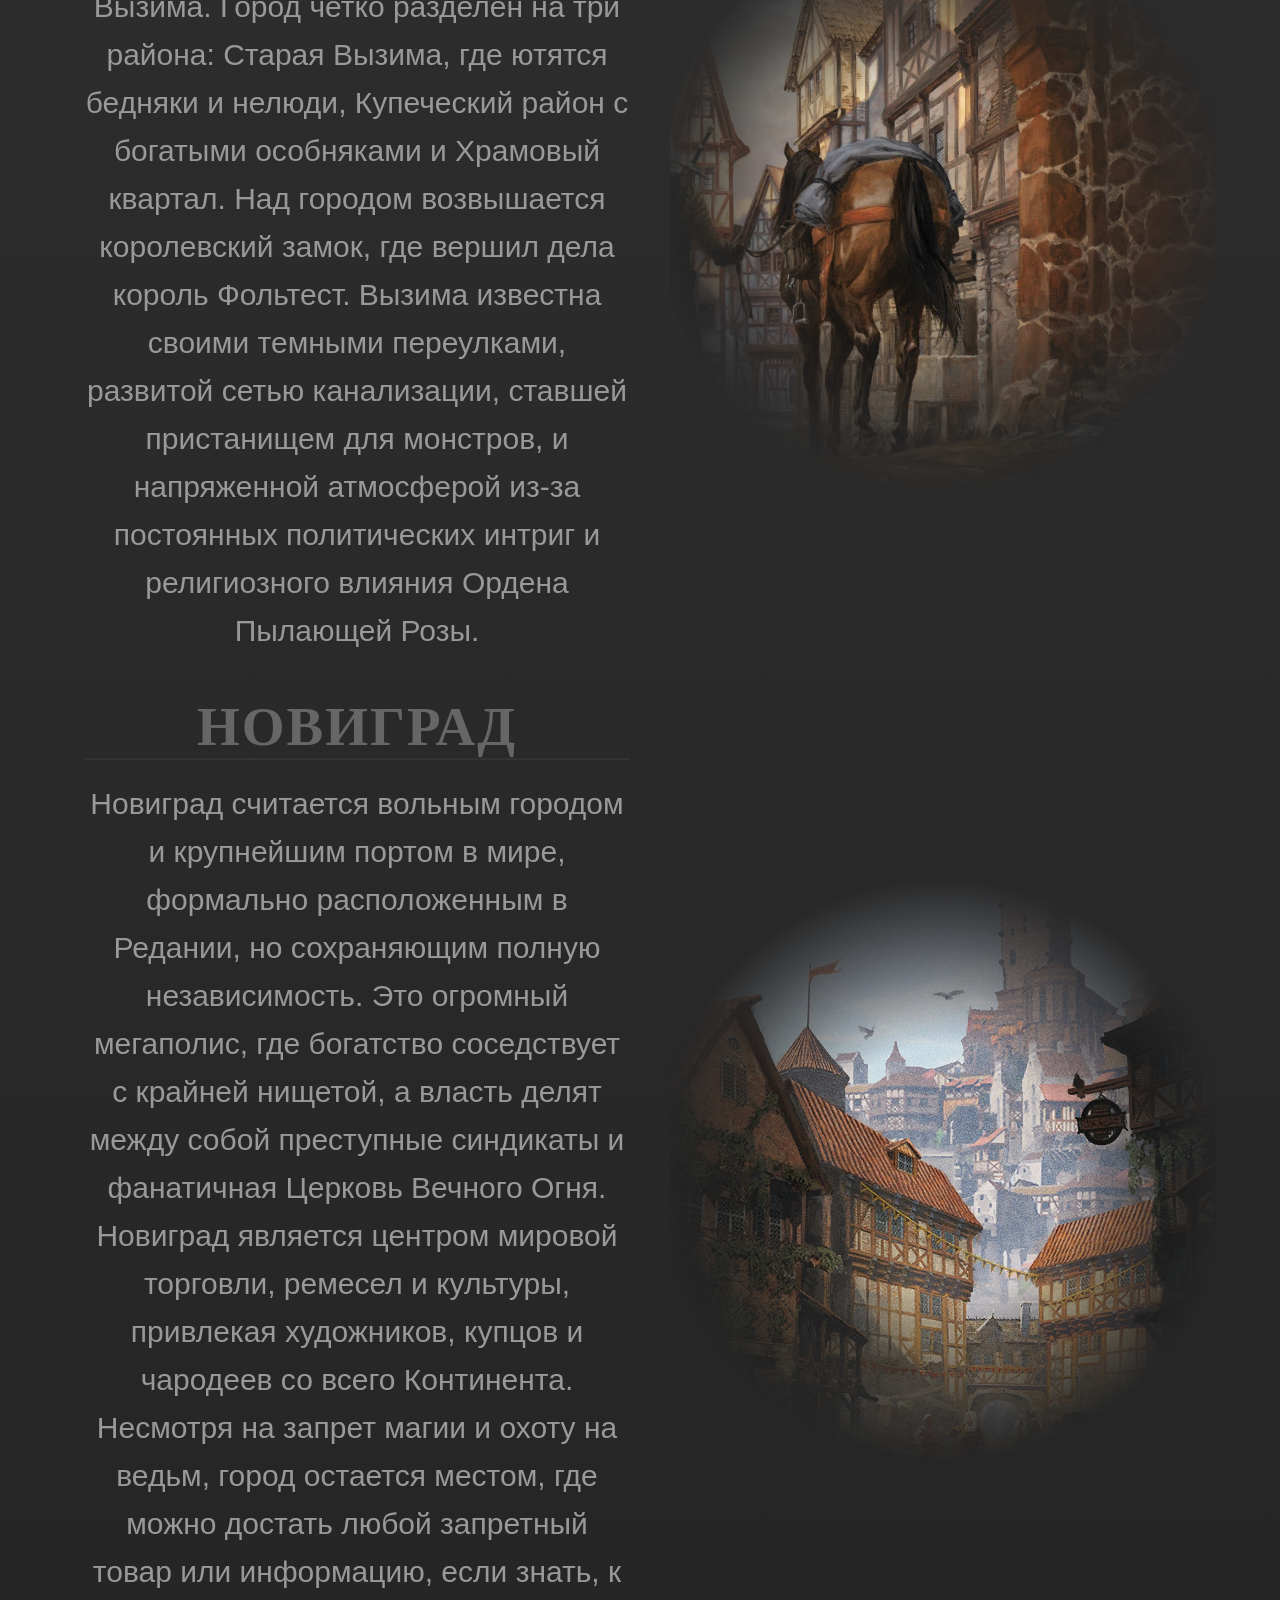
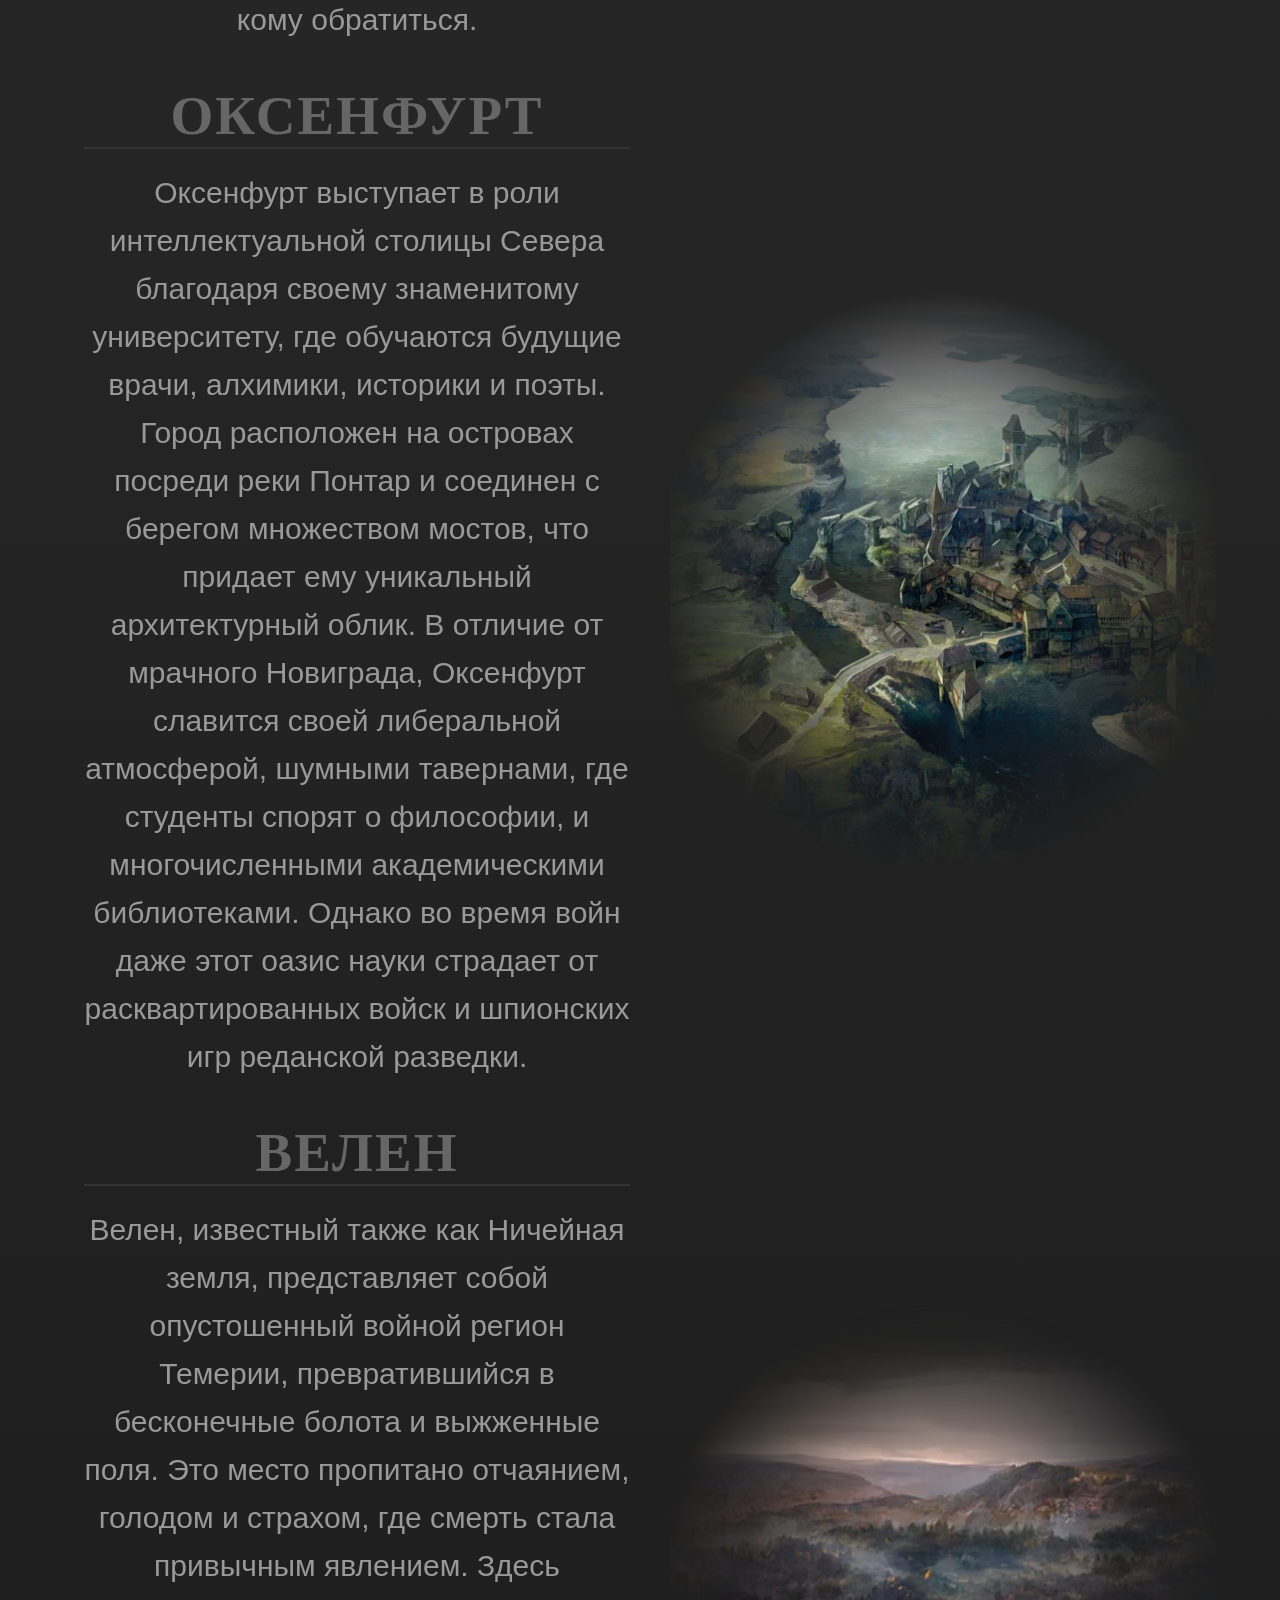
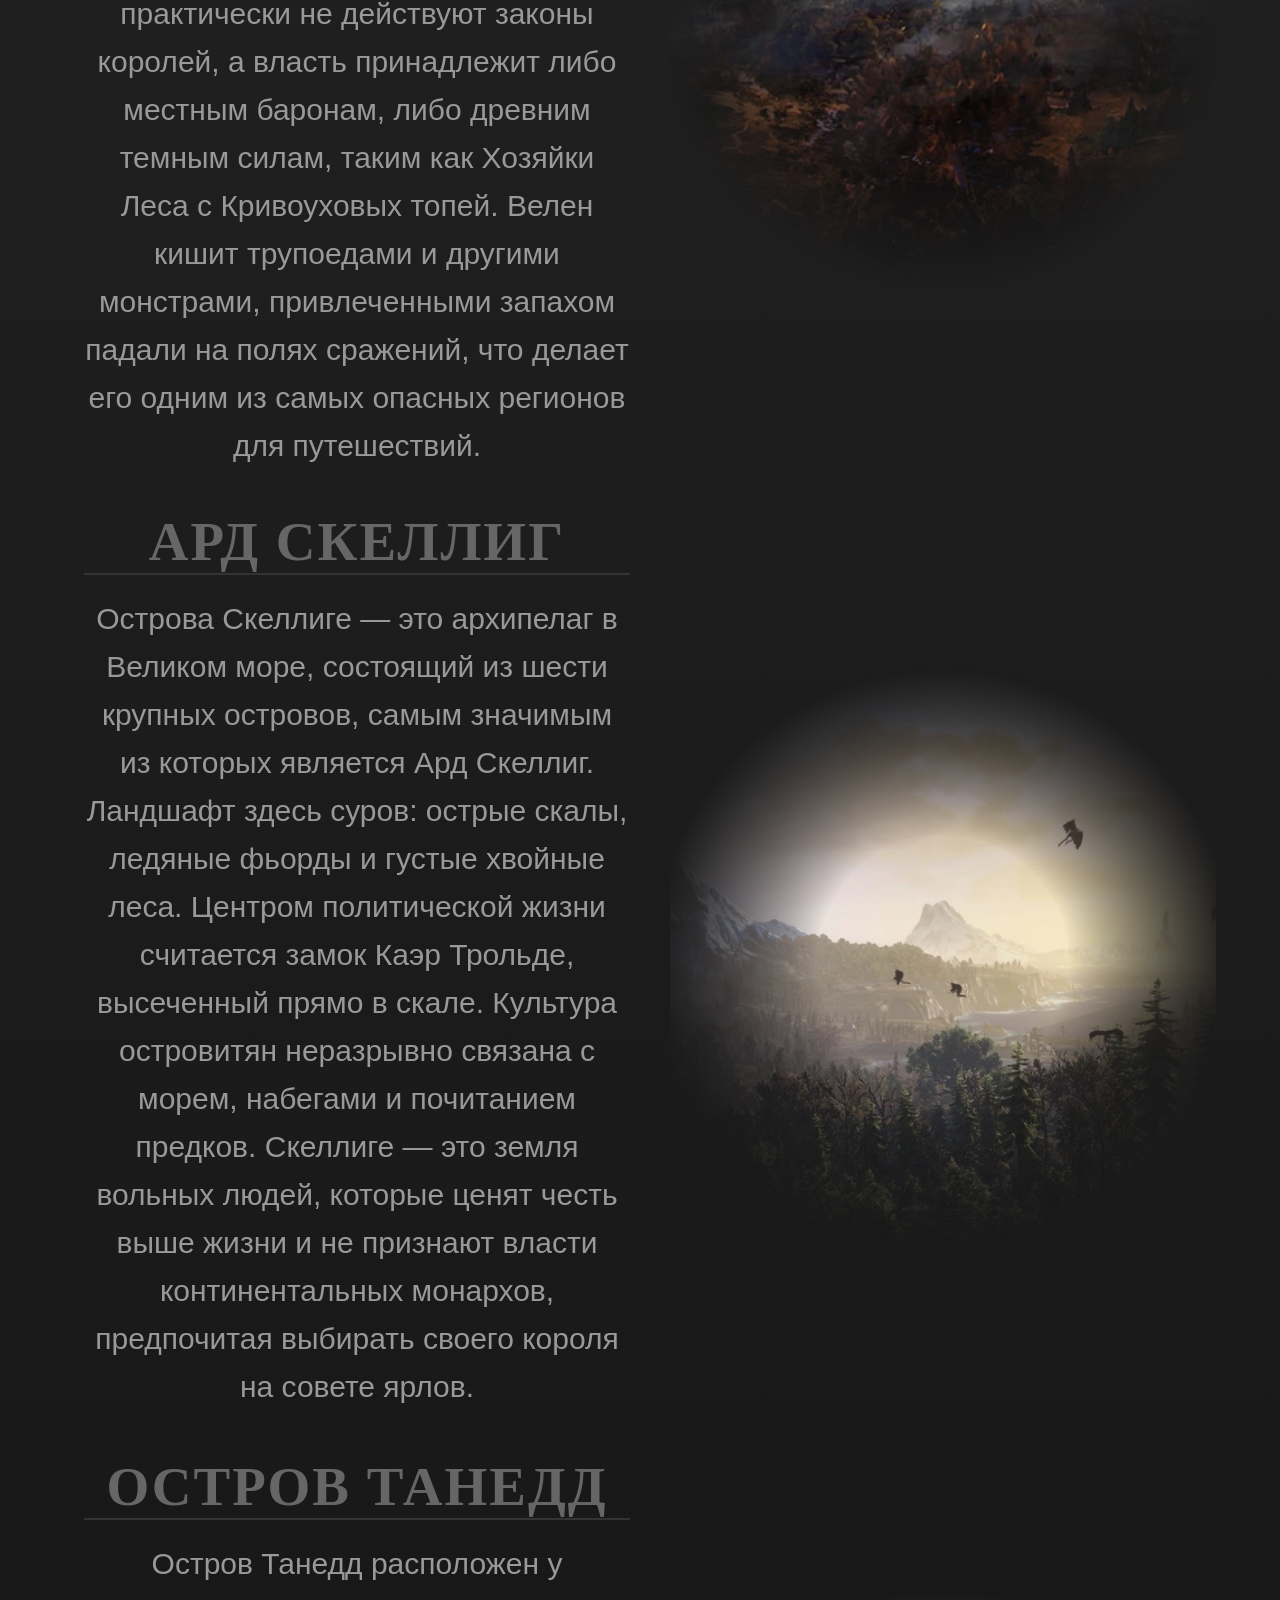
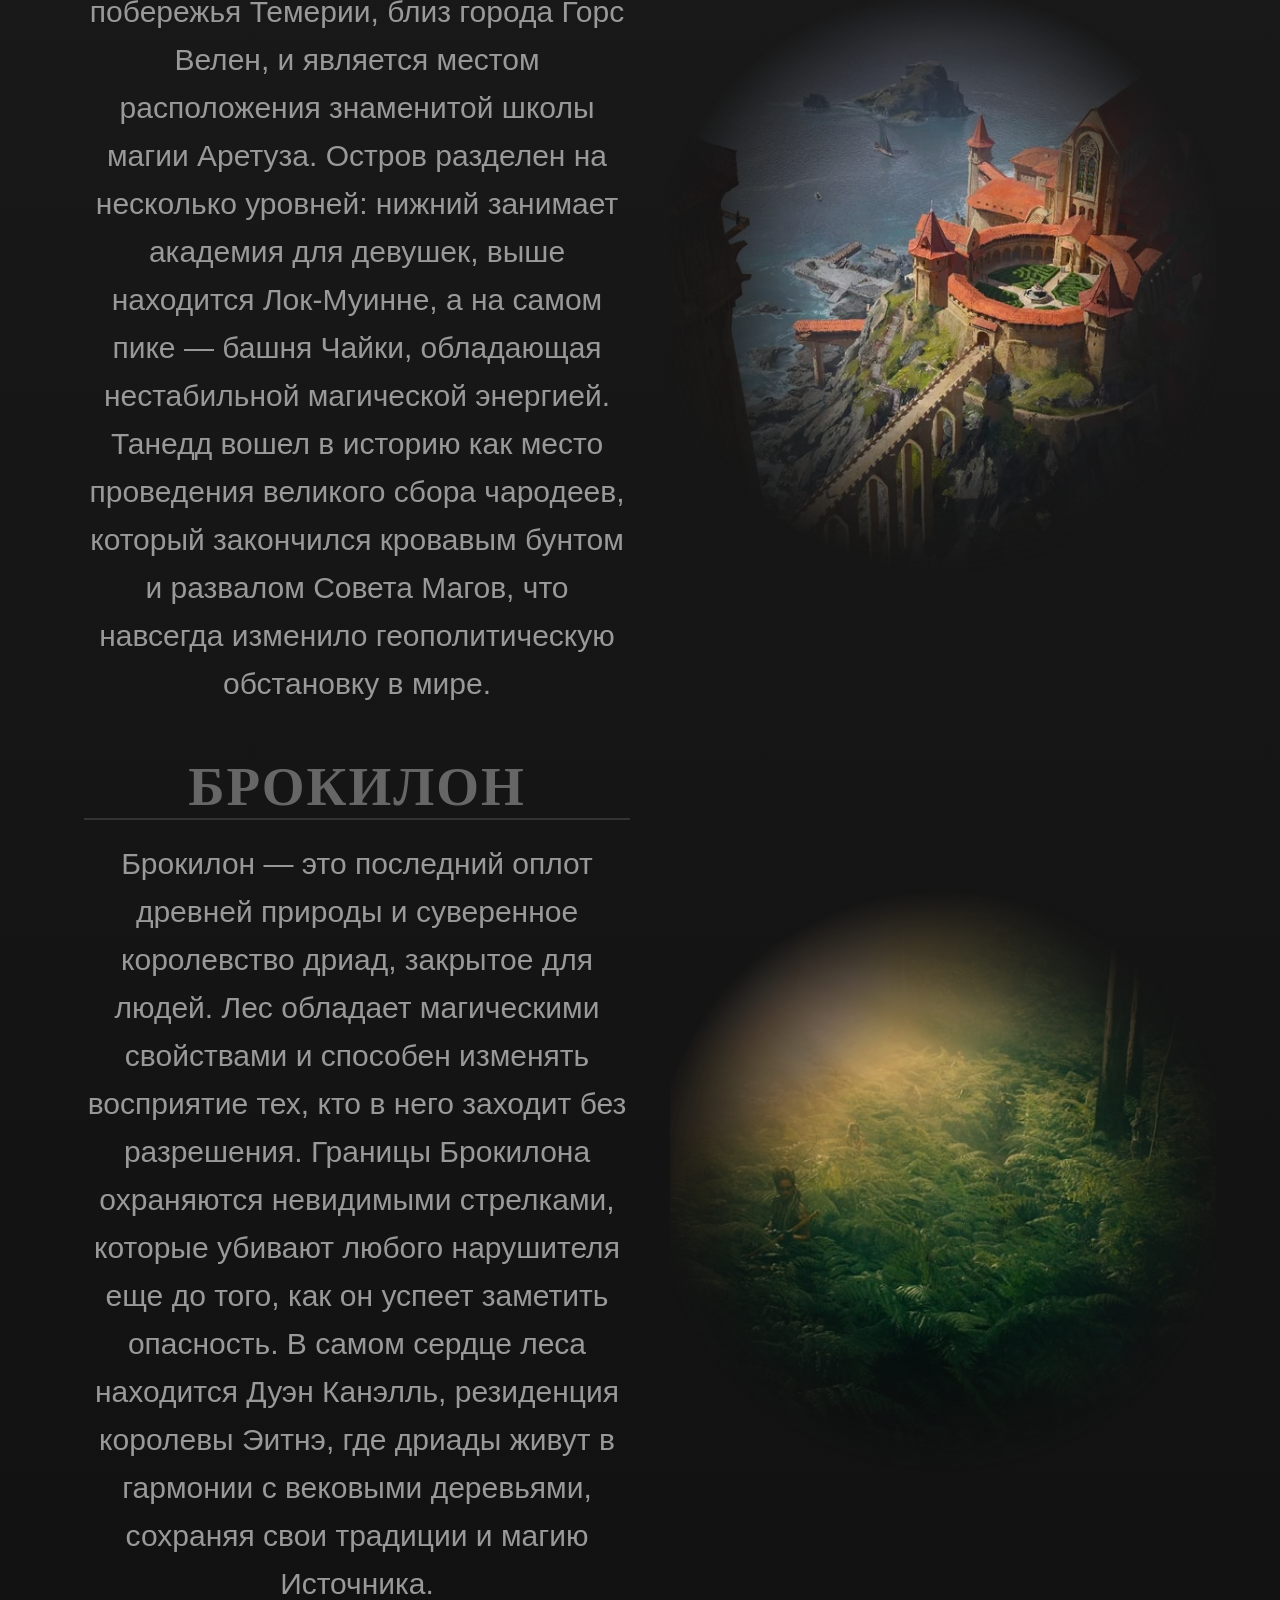
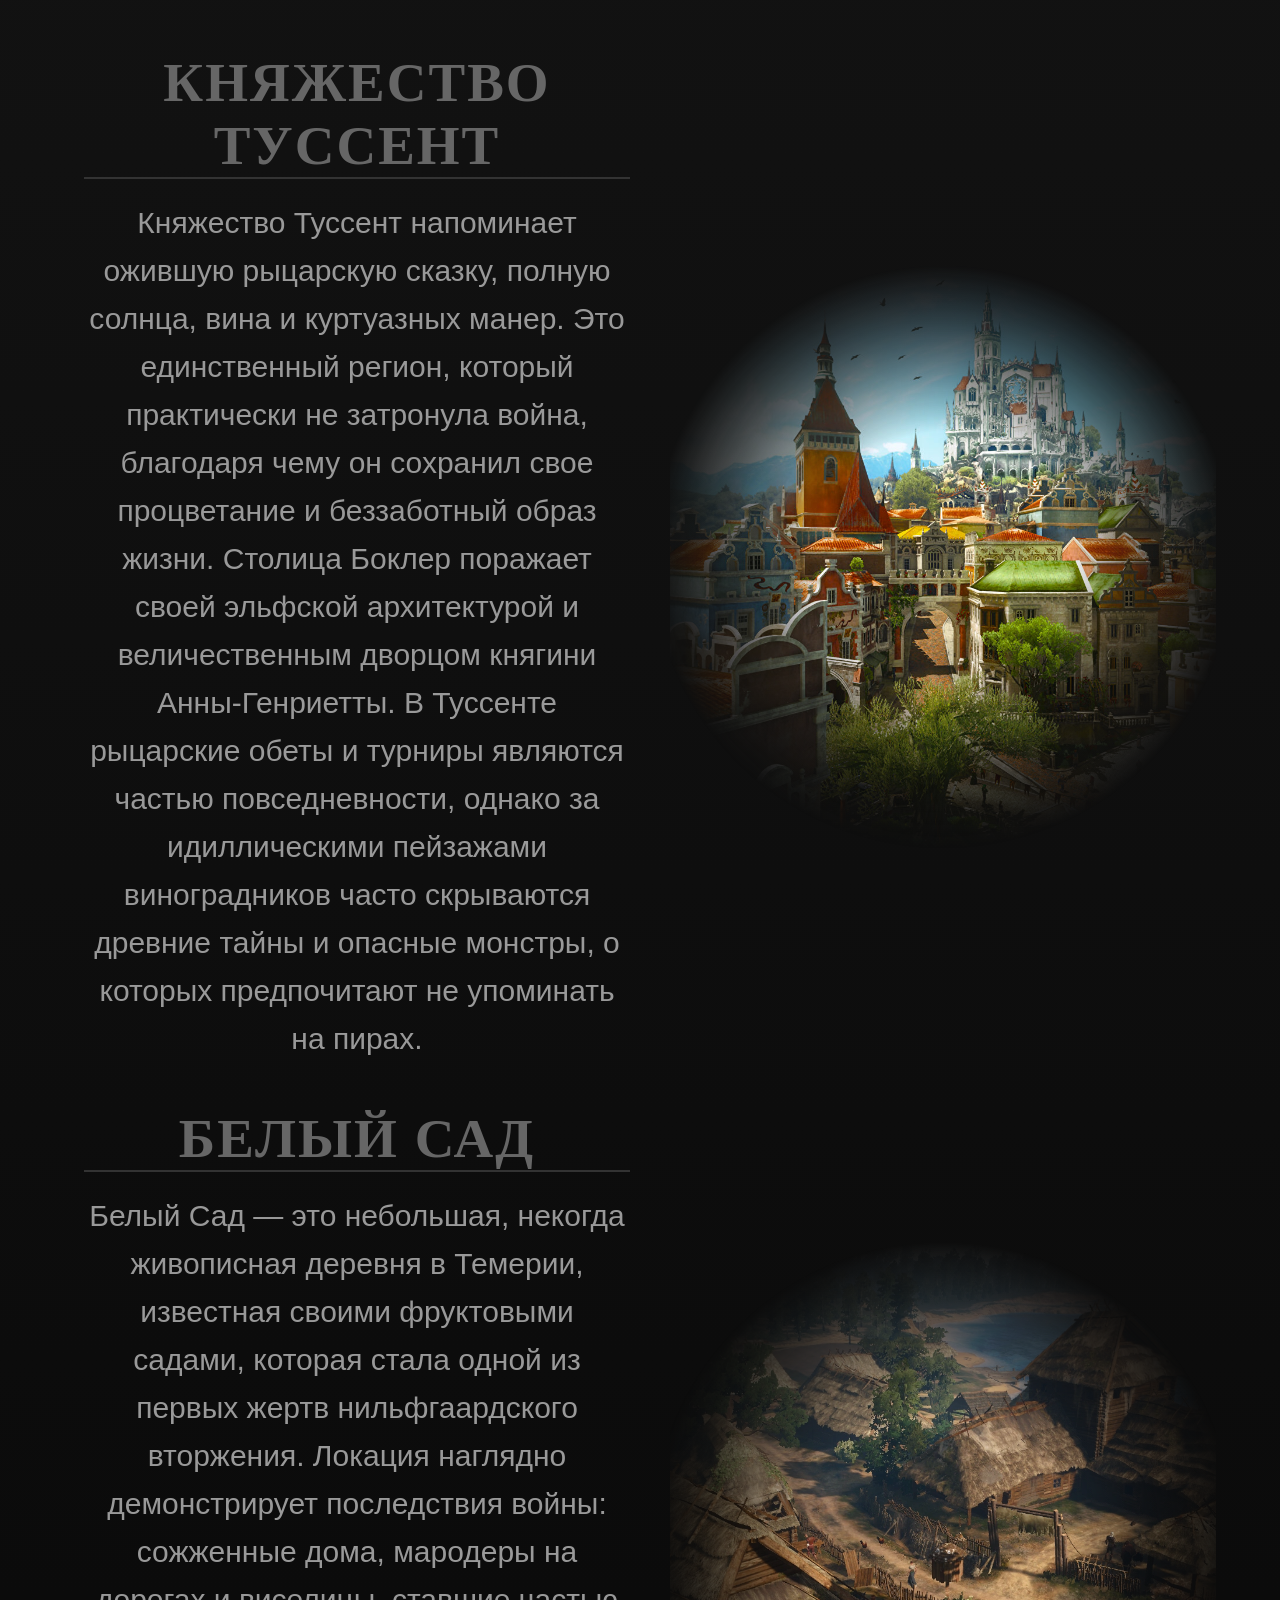
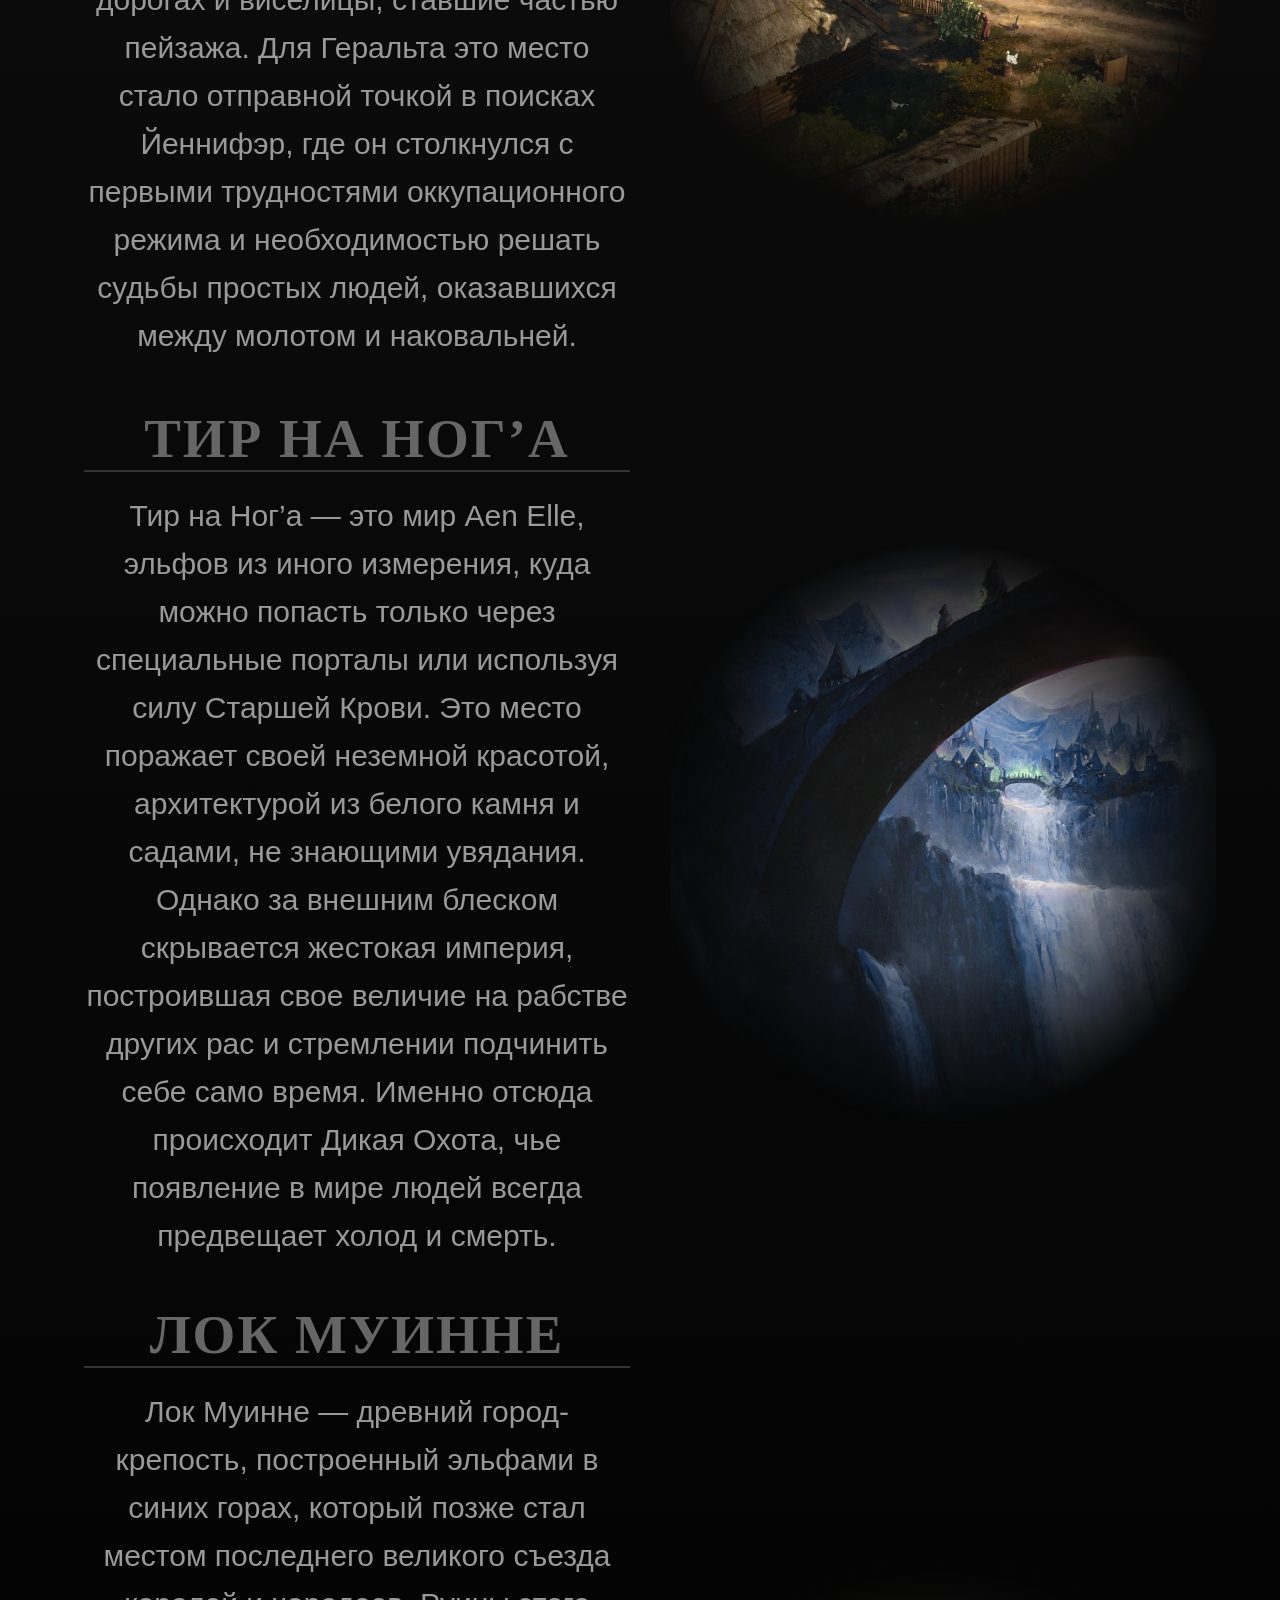
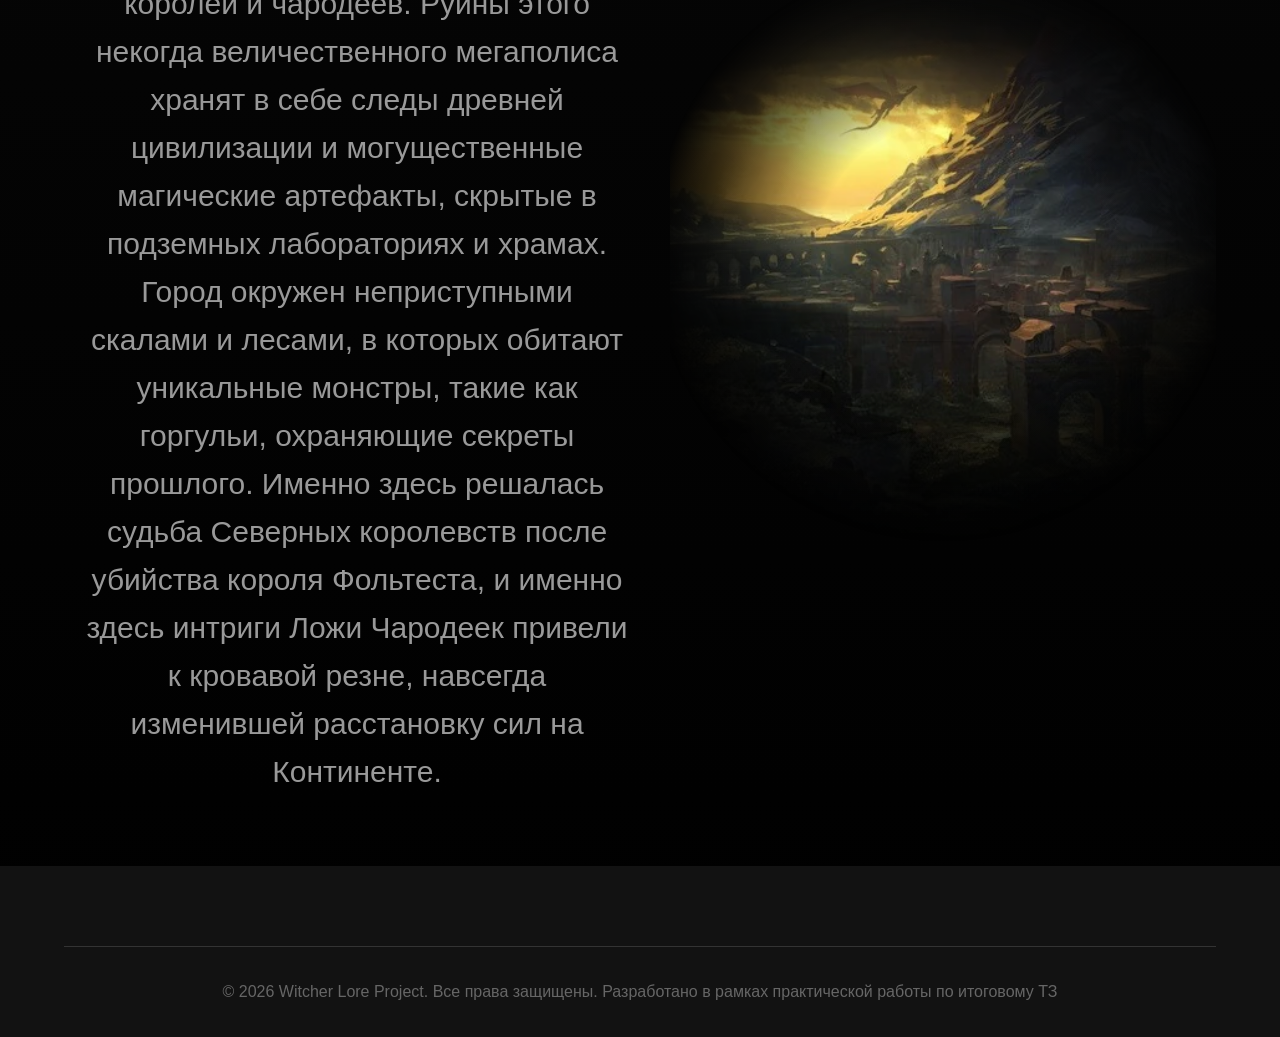
<file: locations.html>
<!DOCTYPE html>
<html>

<head>
<title>Мир ведьмака</title>
<meta charset="UTF-8">
<link rel="stylesheet" href="css.css">
<link rel="icon" href="images/icon.png" type="image/png">
<meta name="viewport" content="width=device-width, initial-scale=1.0, maximum-scale=1.0, user-scalable=yes">
</head>

<body>

<header>
<div class="header">
<div class="burger">
<span></span>
<span></span>
<span></span>
</div>

<div class="logo">
<a href="#top"><img src="images/aard.jpg"></a>
</div>
</div>
</header>

<nav class="nav-menu">
<ul>
<li><a href="world.html">Мир и королевства</a></li>
<li><a href="characters.html">Персонажи</a></li>
<li><a href="locations.html">Основные локации</a></li>
<li><a href="monsters.html">Монстры</a></li>
<li><a href="saga.html">Сага</a></li>
<li><a href="index.html">Главная страница</a></li>
</ul>
</nav>
<div class="overlay"></div>

<main>
	<h1>Ведьмак</h1>
	<p class="main-p">Основные локации вселенной ведьмака</p>

	<div class="witcher-page">
	
		<section class="char-section">
			<div class="char-info">
				<h2>Каэр Морхен</h2>
				<p>Каэр Морхен представляет собой древнюю горную крепость в синих горах Каэдвена, служившую на протяжении столетий главной резиденцией и тренировочной базой ведьмаков Школы Волка. Это место скрыто от глаз простых смертных за труднопроходимыми тропами, известными как Мучильня, где юные кандидаты проходили свои первые суровые испытания. Внутри крепости расположены алхимические лаборатории для проведения Мутаций, а также огромный тренировочный зал. После кровавого погрома, учиненного фанатиками много лет назад, замок пришел в запустение и частично превратился в руины, однако он остается единственным настоящим домом для Геральта и его братьев.</p>
			</div>
			
			<div class="char-visual">
				<img src="images/morhen-01.jpg" class="slider-img active">
				<img src="images/morhen-02.jpg" class="slider-img">
				<img src="images/morhen-03.jpg" class="slider-img">
			</div>
		</section>

		<section class="char-section">
			<div class="char-info">
				<h2>Вызима</h2>
				<p>Вызима является столицей Темерии и одним из крупнейших городов Севера, расположенным на берегу озера Вызима. Город четко разделен на три района: Старая Вызима, где ютятся бедняки и нелюди, Купеческий район с богатыми особняками и Храмовый квартал. Над городом возвышается королевский замок, где вершил дела король Фольтест. Вызима известна своими темными переулками, развитой сетью канализации, ставшей пристанищем для монстров, и напряженной атмосферой из-за постоянных политических интриг и религиозного влияния Ордена Пылающей Розы.</p>
			</div>
			
			<div class="char-visual">
				<img src="images/vizima-01.jpg" class="slider-img active">
				<img src="images/vizima-02.jpg" class="slider-img">
				<img src="images/vizima-03.jpg" class="slider-img">
			</div>
		</section>
		
		<section class="char-section">
			<div class="char-info">
				<h2>Новиград</h2>
				<p>Новиград считается вольным городом и крупнейшим портом в мире, формально расположенным в Редании, но сохраняющим полную независимость. Это огромный мегаполис, где богатство соседствует с крайней нищетой, а власть делят между собой преступные синдикаты и фанатичная Церковь Вечного Огня. Новиград является центром мировой торговли, ремесел и культуры, привлекая художников, купцов и чародеев со всего Континента. Несмотря на запрет магии и охоту на ведьм, город остается местом, где можно достать любой запретный товар или информацию, если знать, к кому обратиться.</p>
			</div>
			
			<div class="char-visual">
				<img src="images/novigrad-01.jpg" class="slider-img active">
				<img src="images/novigrad-02.jpg" class="slider-img">
				<img src="images/novigrad-03.jpg" class="slider-img">
			</div>
		</section>
		
		<section class="char-section">
			<div class="char-info">
				<h2>Оксенфурт</h2>
				<p>Оксенфурт выступает в роли интеллектуальной столицы Севера благодаря своему знаменитому университету, где обучаются будущие врачи, алхимики, историки и поэты. Город расположен на островах посреди реки Понтар и соединен с берегом множеством мостов, что придает ему уникальный архитектурный облик. В отличие от мрачного Новиграда, Оксенфурт славится своей либеральной атмосферой, шумными тавернами, где студенты спорят о философии, и многочисленными академическими библиотеками. Однако во время войн даже этот оазис науки страдает от расквартированных войск и шпионских игр реданской разведки.</p>
			</div>
			
			<div class="char-visual">
				<img src="images/ocsenfurt-01.jpg" class="slider-img active">
				<img src="images/ocsenfurt-02.jpg" class="slider-img">
				<img src="images/ocsenfurt-03.jpg" class="slider-img">
			</div>
		</section>
		
		<section class="char-section">
			<div class="char-info">
				<h2>Велен</h2>
				<p>Велен, известный также как Ничейная земля, представляет собой опустошенный войной регион Темерии, превратившийся в бесконечные болота и выжженные поля. Это место пропитано отчаянием, голодом и страхом, где смерть стала привычным явлением. Здесь практически не действуют законы королей, а власть принадлежит либо местным баронам, либо древним темным силам, таким как Хозяйки Леса с Кривоуховых топей. Велен кишит трупоедами и другими монстрами, привлеченными запахом падали на полях сражений, что делает его одним из самых опасных регионов для путешествий.</p>
			</div>
			
			<div class="char-visual">
				<img src="images/velen-01.jpg" class="slider-img active">
				<img src="images/velen-02.jpg" class="slider-img">
				<img src="images/velen-03.jpg" class="slider-img">
			</div>
		</section>
		
		<section class="char-section">
			<div class="char-info">
				<h2>Ард Скеллиг</h2>
				<p>Острова Скеллиге — это архипелаг в Великом море, состоящий из шести крупных островов, самым значимым из которых является Ард Скеллиг. Ландшафт здесь суров: острые скалы, ледяные фьорды и густые хвойные леса. Центром политической жизни считается замок Каэр Трольде, высеченный прямо в скале. Культура островитян неразрывно связана с морем, набегами и почитанием предков. Скеллиге — это земля вольных людей, которые ценят честь выше жизни и не признают власти континентальных монархов, предпочитая выбирать своего короля на совете ярлов.</p>
			</div>
			
			<div class="char-visual">
				<img src="images/ardskellig-01.jpg" class="slider-img active">
				<img src="images/ardskellig-02.jpg" class="slider-img">
				<img src="images/ardskellig-03.jpg" class="slider-img">
			</div>
		</section>
		
		<section class="char-section">
			<div class="char-info">
				<h2>Остров Танедд</h2>
				<p>Остров Танедд расположен у побережья Темерии, близ города Горс Велен, и является местом расположения знаменитой школы магии Аретуза. Остров разделен на несколько уровней: нижний занимает академия для девушек, выше находится Лок-Муинне, а на самом пике — башня Чайки, обладающая нестабильной магической энергией. Танедд вошел в историю как место проведения великого сбора чародеев, который закончился кровавым бунтом и развалом Совета Магов, что навсегда изменило геополитическую обстановку в мире.</p>
			</div>
			
			<div class="char-visual">
				<img src="images/tanedd-01.jpg" class="slider-img active">
				<img src="images/tanedd-02.jpg" class="slider-img">
				<img src="images/tanedd-03.jpg" class="slider-img">
			</div>
		</section>
		
		<section class="char-section">
			<div class="char-info">
				<h2>Брокилон</h2>
				<p>Брокилон — это последний оплот древней природы и суверенное королевство дриад, закрытое для людей. Лес обладает магическими свойствами и способен изменять восприятие тех, кто в него заходит без разрешения. Границы Брокилона охраняются невидимыми стрелками, которые убивают любого нарушителя еще до того, как он успеет заметить опасность. В самом сердце леса находится Дуэн Канэлль, резиденция королевы Эитнэ, где дриады живут в гармонии с вековыми деревьями, сохраняя свои традиции и магию Источника.</p>
			</div>
			
			<div class="char-visual">
				<img src="images/locbrocilon-01.jpg" class="slider-img active">
				<img src="images/locbrocilon-02.jpg" class="slider-img">
				<img src="images/locbrocilon-03.jpg" class="slider-img">
			</div>
		</section>
		
		<section class="char-section">
			<div class="char-info">
				<h2>Княжество Туссент</h2>
				<p>Княжество Туссент напоминает ожившую рыцарскую сказку, полную солнца, вина и куртуазных манер. Это единственный регион, который практически не затронула война, благодаря чему он сохранил свое процветание и беззаботный образ жизни. Столица Боклер поражает своей эльфской архитектурой и величественным дворцом княгини Анны-Генриетты. В Туссенте рыцарские обеты и турниры являются частью повседневности, однако за идиллическими пейзажами виноградников часто скрываются древние тайны и опасные монстры, о которых предпочитают не упоминать на пирах.</p>
			</div>
			
			<div class="char-visual">
				<img src="images/loctussent-01.jpg" class="slider-img active">
				<img src="images/loctussent-02.jpg" class="slider-img">
				<img src="images/loctussent-03.jpg" class="slider-img">
			</div>
		</section>
		
		<section class="char-section">
			<div class="char-info">
				<h2>Белый Сад</h2>
				<p>Белый Сад — это небольшая, некогда живописная деревня в Темерии, известная своими фруктовыми садами, которая стала одной из первых жертв нильфгаардского вторжения. Локация наглядно демонстрирует последствия войны: сожженные дома, мародеры на дорогах и виселицы, ставшие частью пейзажа. Для Геральта это место стало отправной точкой в поисках Йеннифэр, где он столкнулся с первыми трудностями оккупационного режима и необходимостью решать судьбы простых людей, оказавшихся между молотом и наковальней.</p>
			</div>
			
			<div class="char-visual">
				<img src="images/belisad-01.jpg" class="slider-img active">
				<img src="images/belisad-02.jpg" class="slider-img">
				<img src="images/belisad-03.jpg" class="slider-img">
			</div>
		</section>
		
		<section class="char-section">
			<div class="char-info">
				<h2>Тир на Ног’а</h2>
				<p>Тир на Ног’а — это мир Aen Elle, эльфов из иного измерения, куда можно попасть только через специальные порталы или используя силу Старшей Крови. Это место поражает своей неземной красотой, архитектурой из белого камня и садами, не знающими увядания. Однако за внешним блеском скрывается жестокая империя, построившая свое величие на рабстве других рас и стремлении подчинить себе само время. Именно отсюда происходит Дикая Охота, чье появление в мире людей всегда предвещает холод и смерть.</p>
			</div>
			
			<div class="char-visual">
				<img src="images/tirnanoga-01.jpg" class="slider-img active">
				<img src="images/tirnanoga-02.jpg" class="slider-img">
				<img src="images/tirnanoga-03.jpg" class="slider-img">
			</div>
		</section>
		
		<section class="char-section">
			<div class="char-info">
				<h2>Лок Муинне</h2>
				<p>Лок Муинне — древний город-крепость, построенный эльфами в синих горах, который позже стал местом последнего великого съезда королей и чародеев. Руины этого некогда величественного мегаполиса хранят в себе следы древней цивилизации и могущественные магические артефакты, скрытые в подземных лабораториях и храмах. Город окружен неприступными скалами и лесами, в которых обитают уникальные монстры, такие как горгульи, охраняющие секреты прошлого. Именно здесь решалась судьба Северных королевств после убийства короля Фольтеста, и именно здесь интриги Ложи Чародеек привели к кровавой резне, навсегда изменившей расстановку сил на Континенте.</p>
			</div>
			
			<div class="char-visual">
				<img src="images/lokmuin-01.jpg" class="slider-img active">
				<img src="images/lokmuin-02.jpg" class="slider-img">
				<img src="images/lokmuin-03.jpg" class="slider-img">
			</div>
		</section>
		
	</div>
	

</main>

<footer>
<div class="footer-author">
<p>&copy; 2026 Witcher Lore Project. Все права защищены. Разработано в рамках практической работы по итоговому ТЗ</p>
</div>

</div>

</footer>

<script src="js.js"></script>
</body>
</html>
</file>
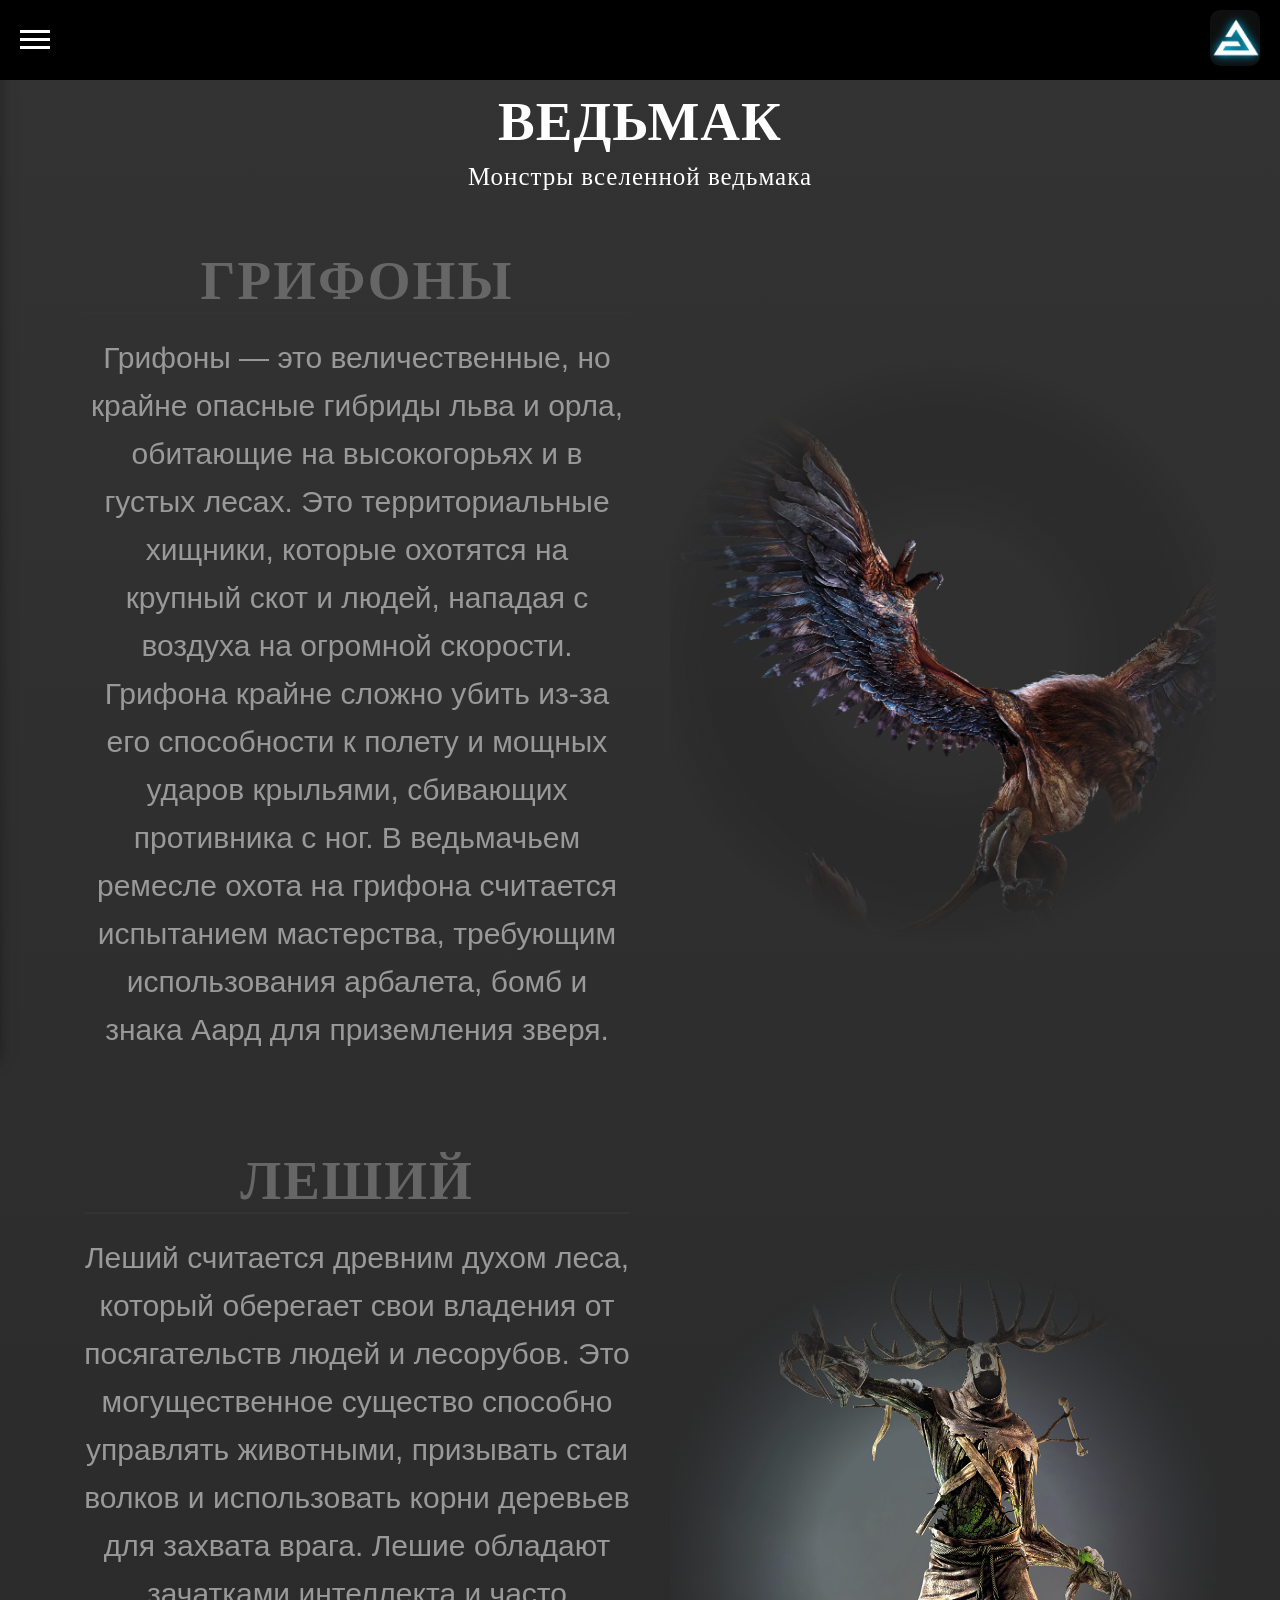
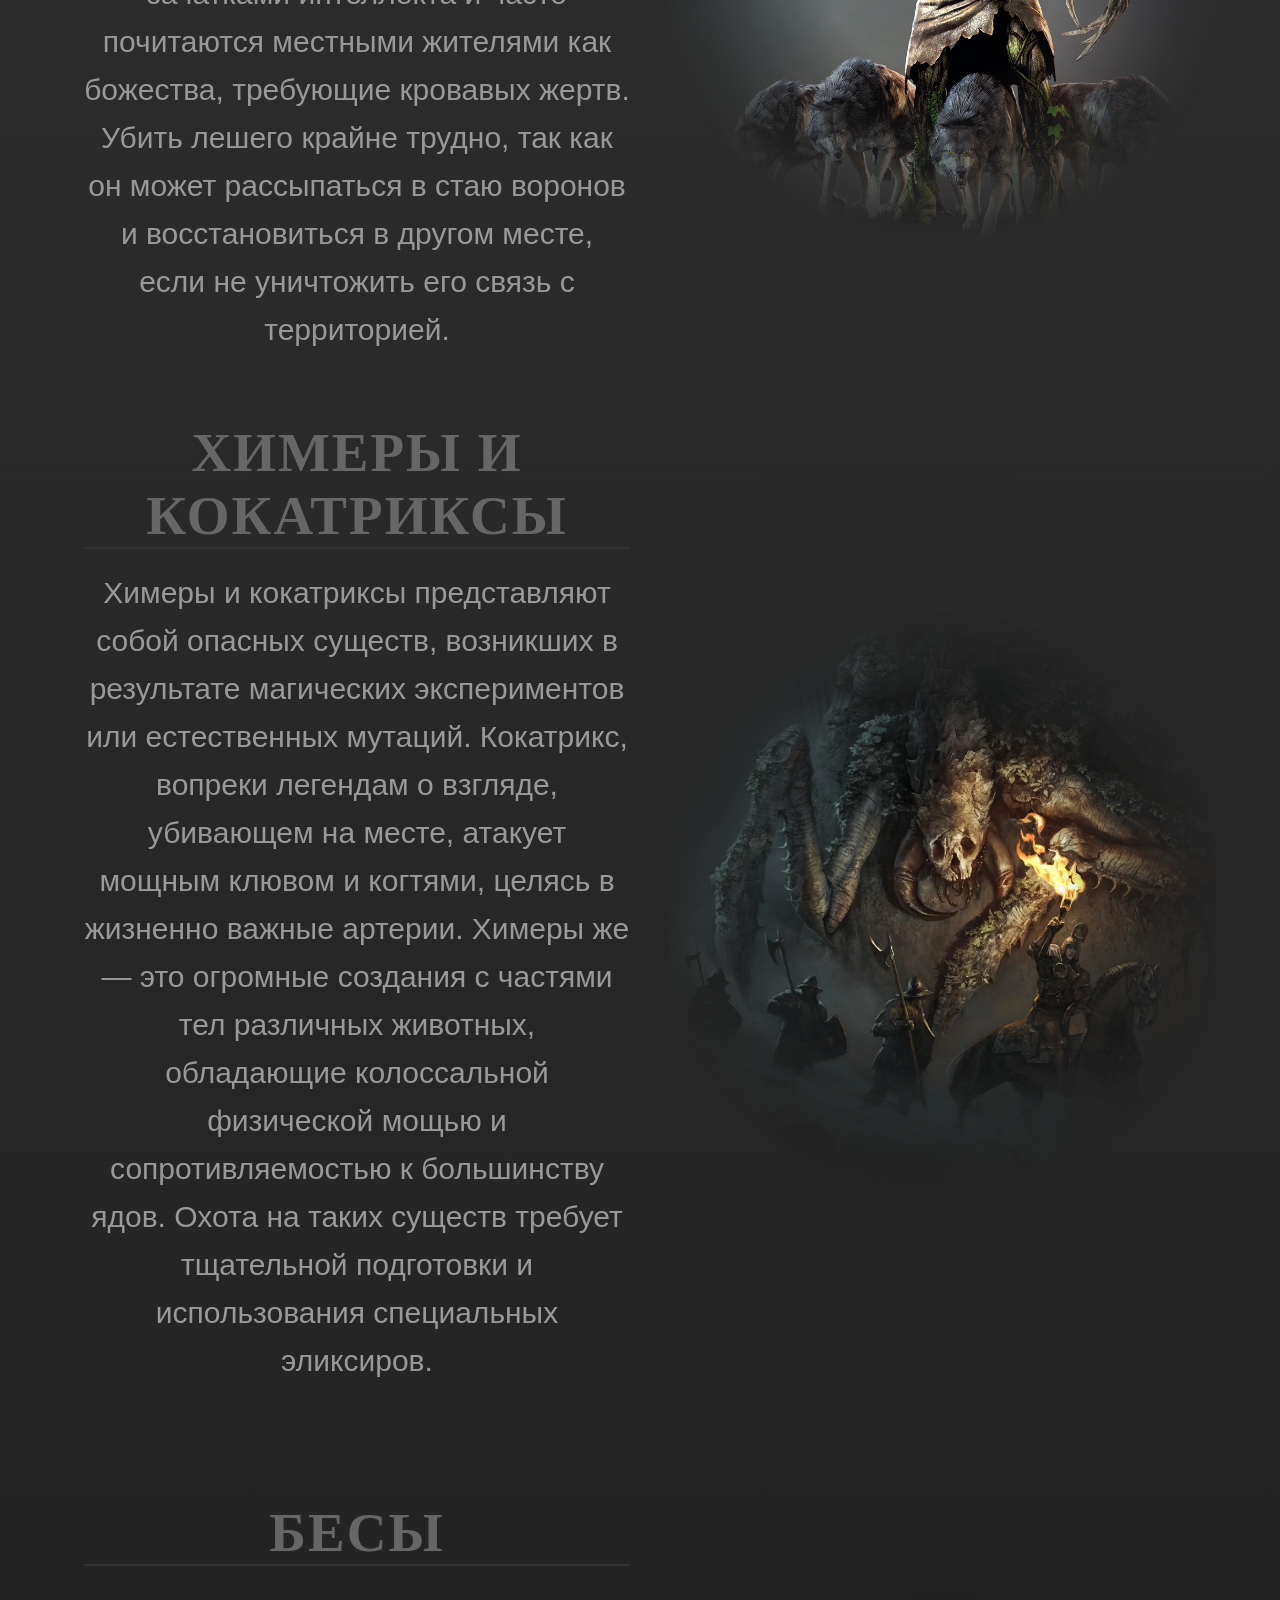
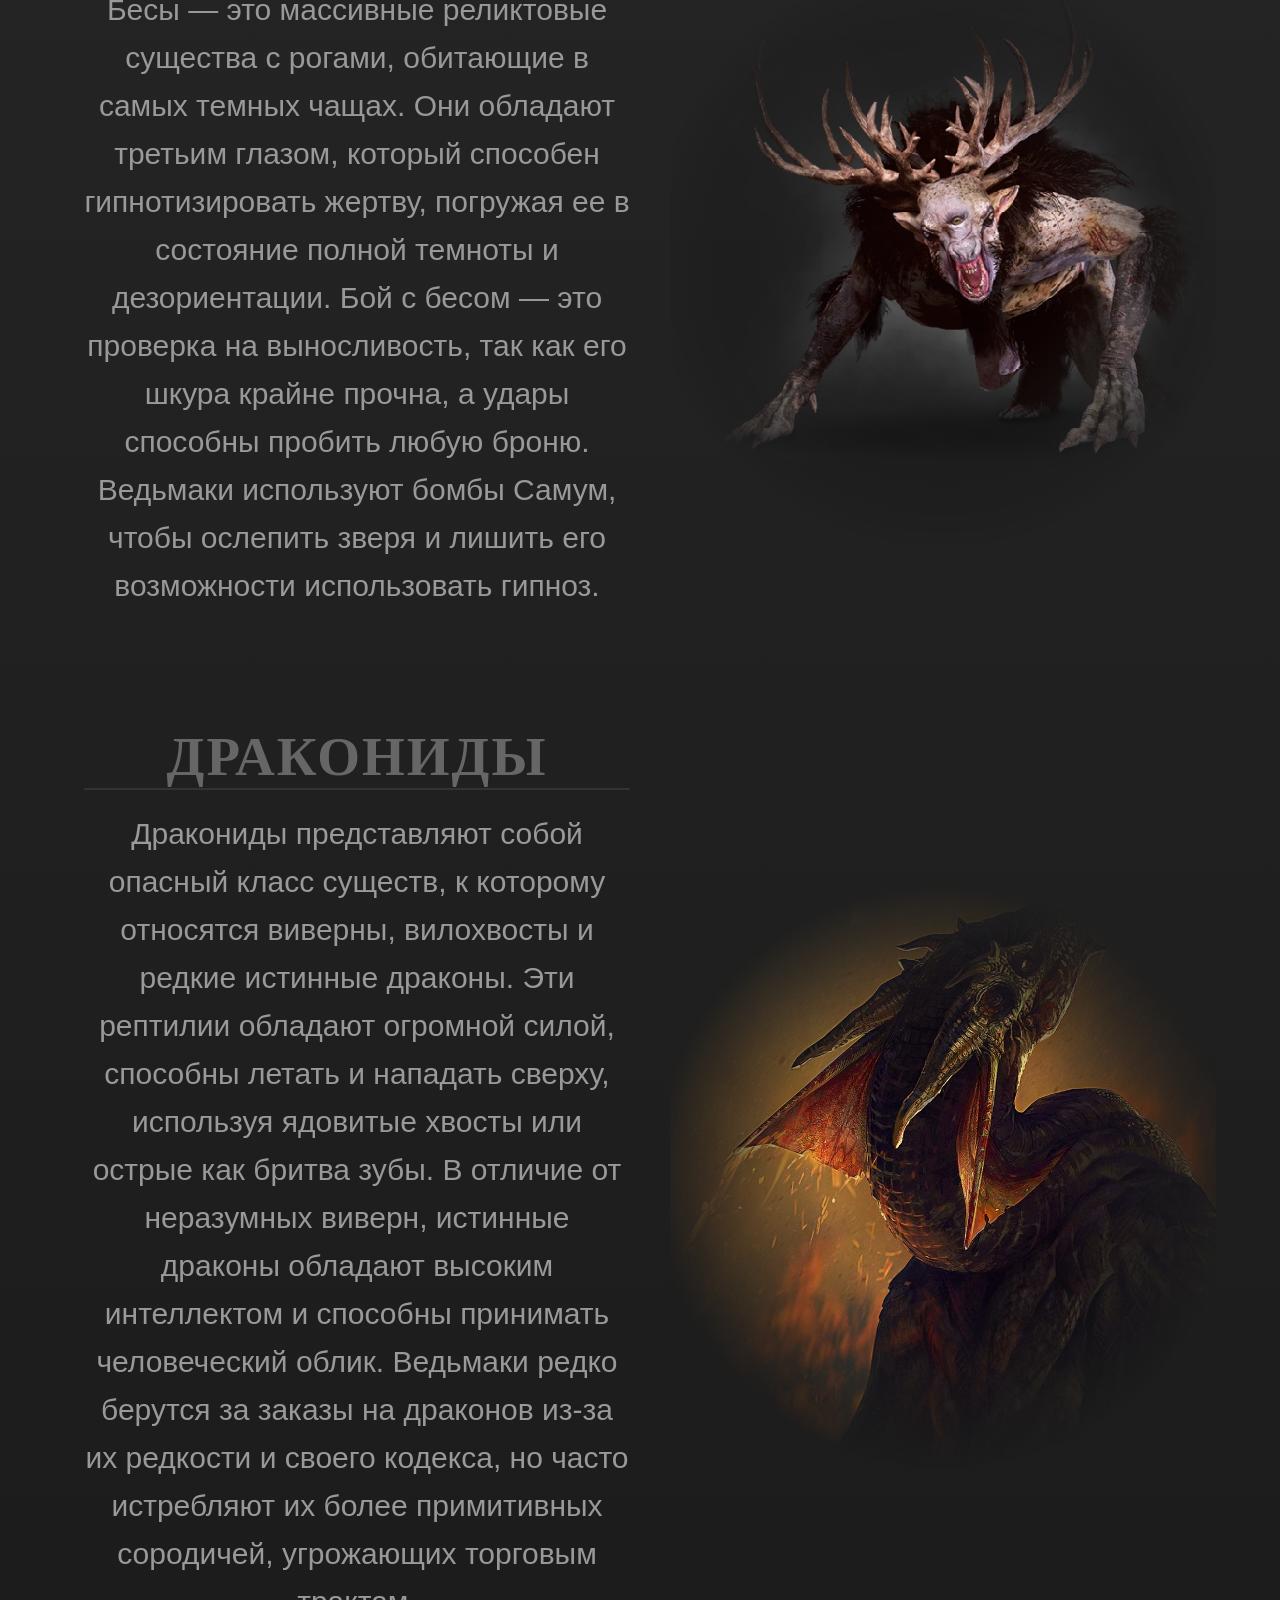
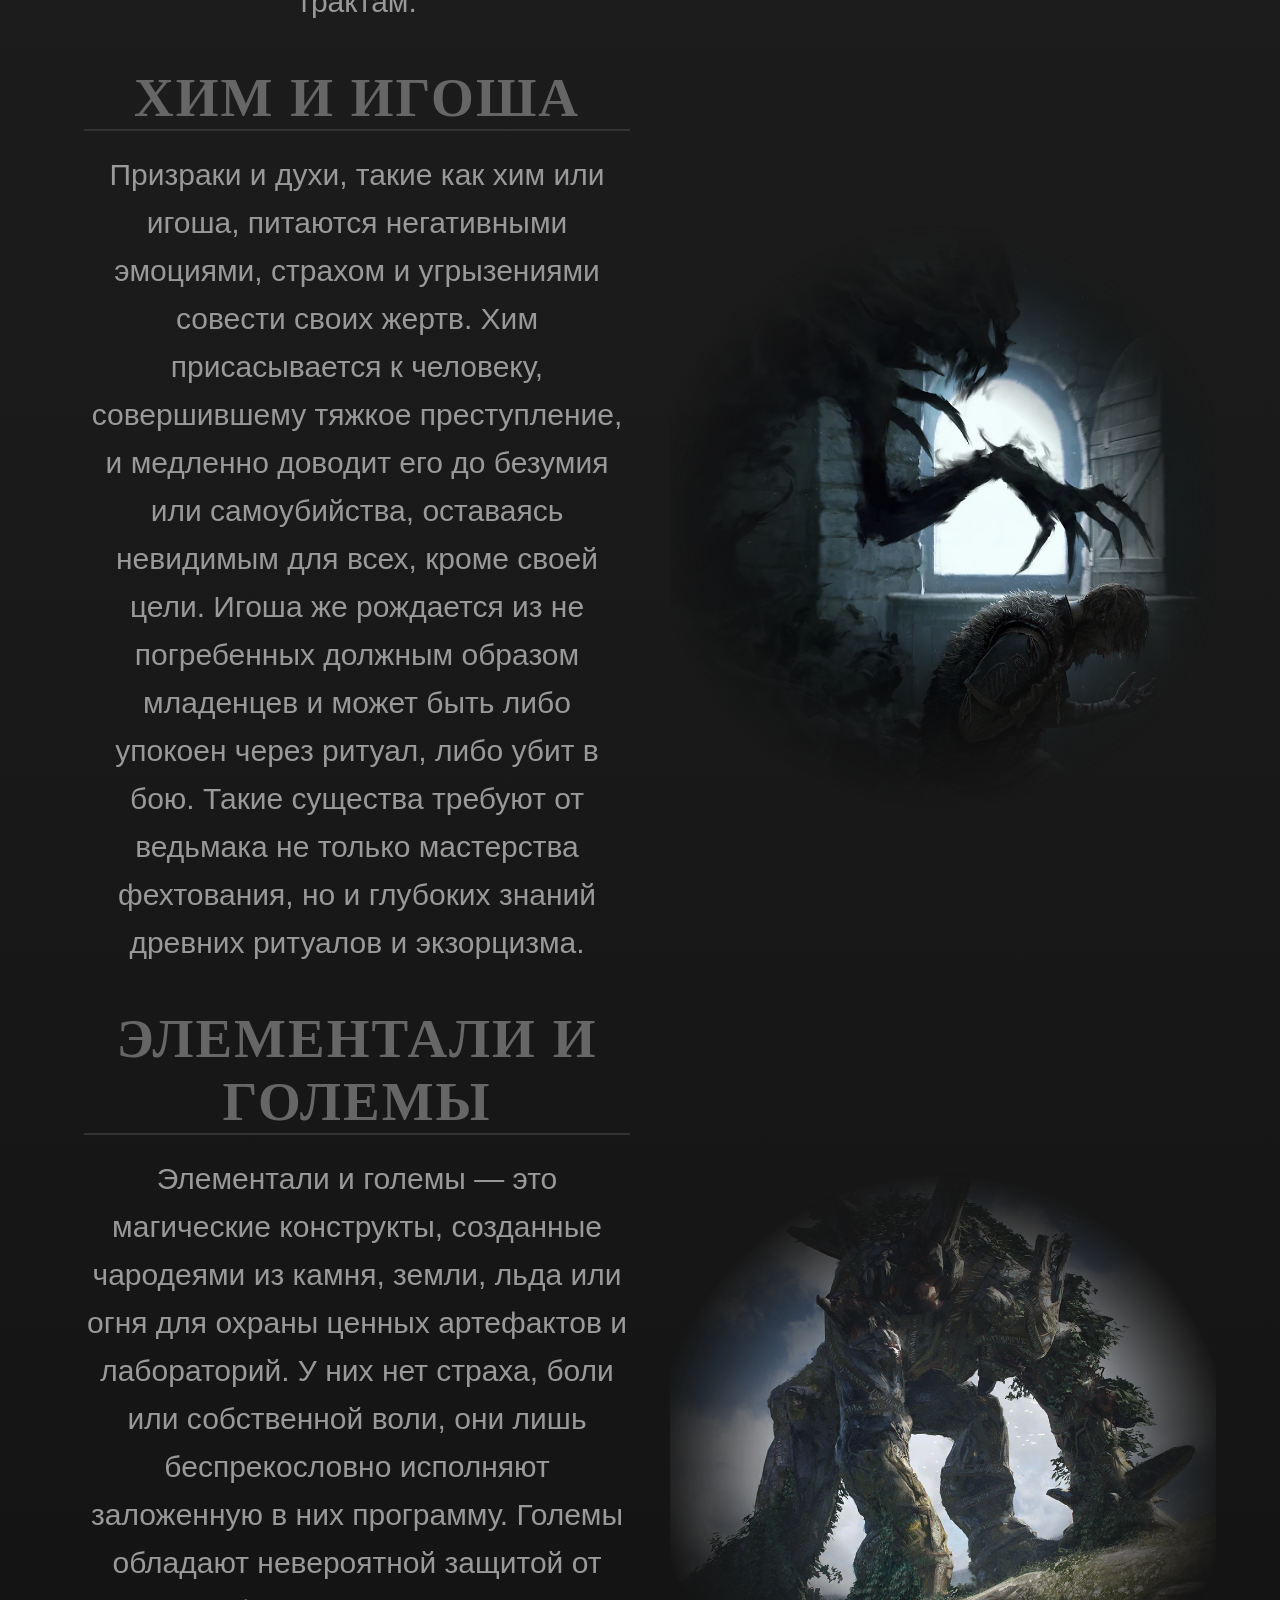
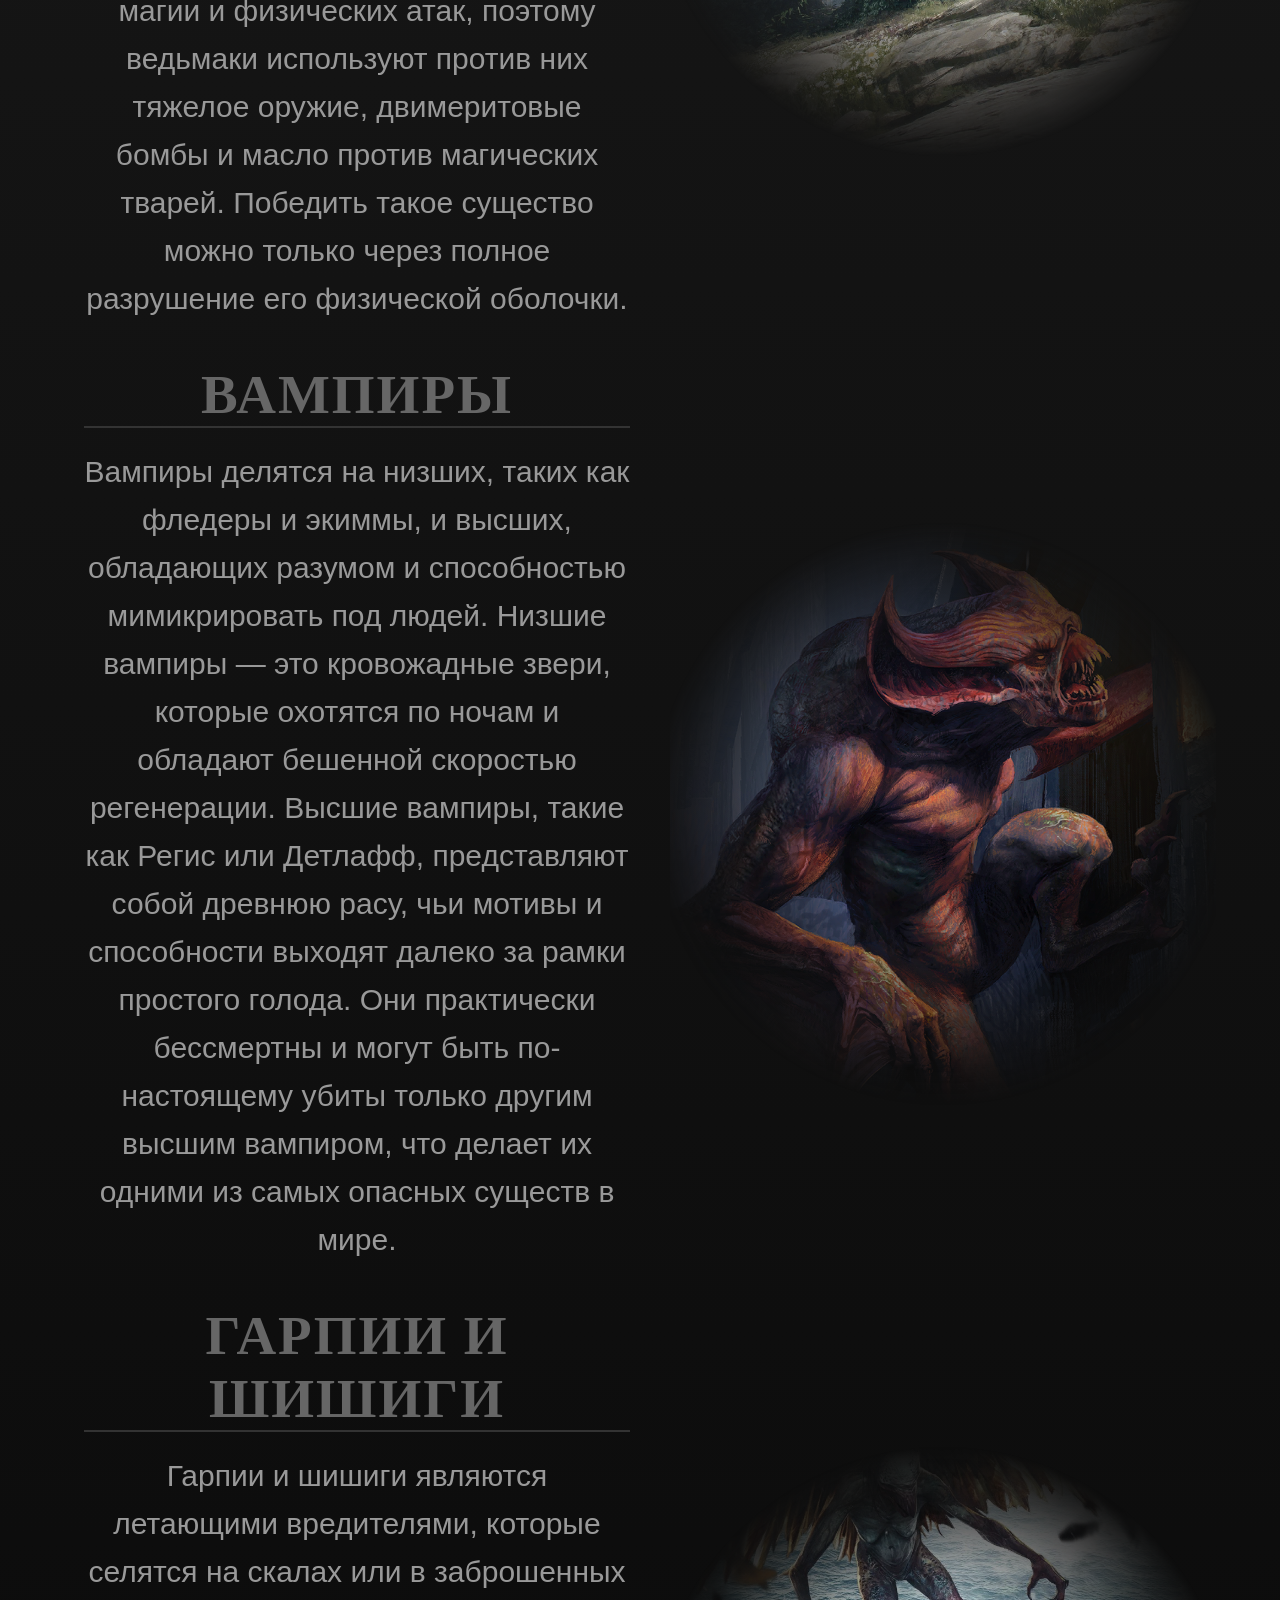
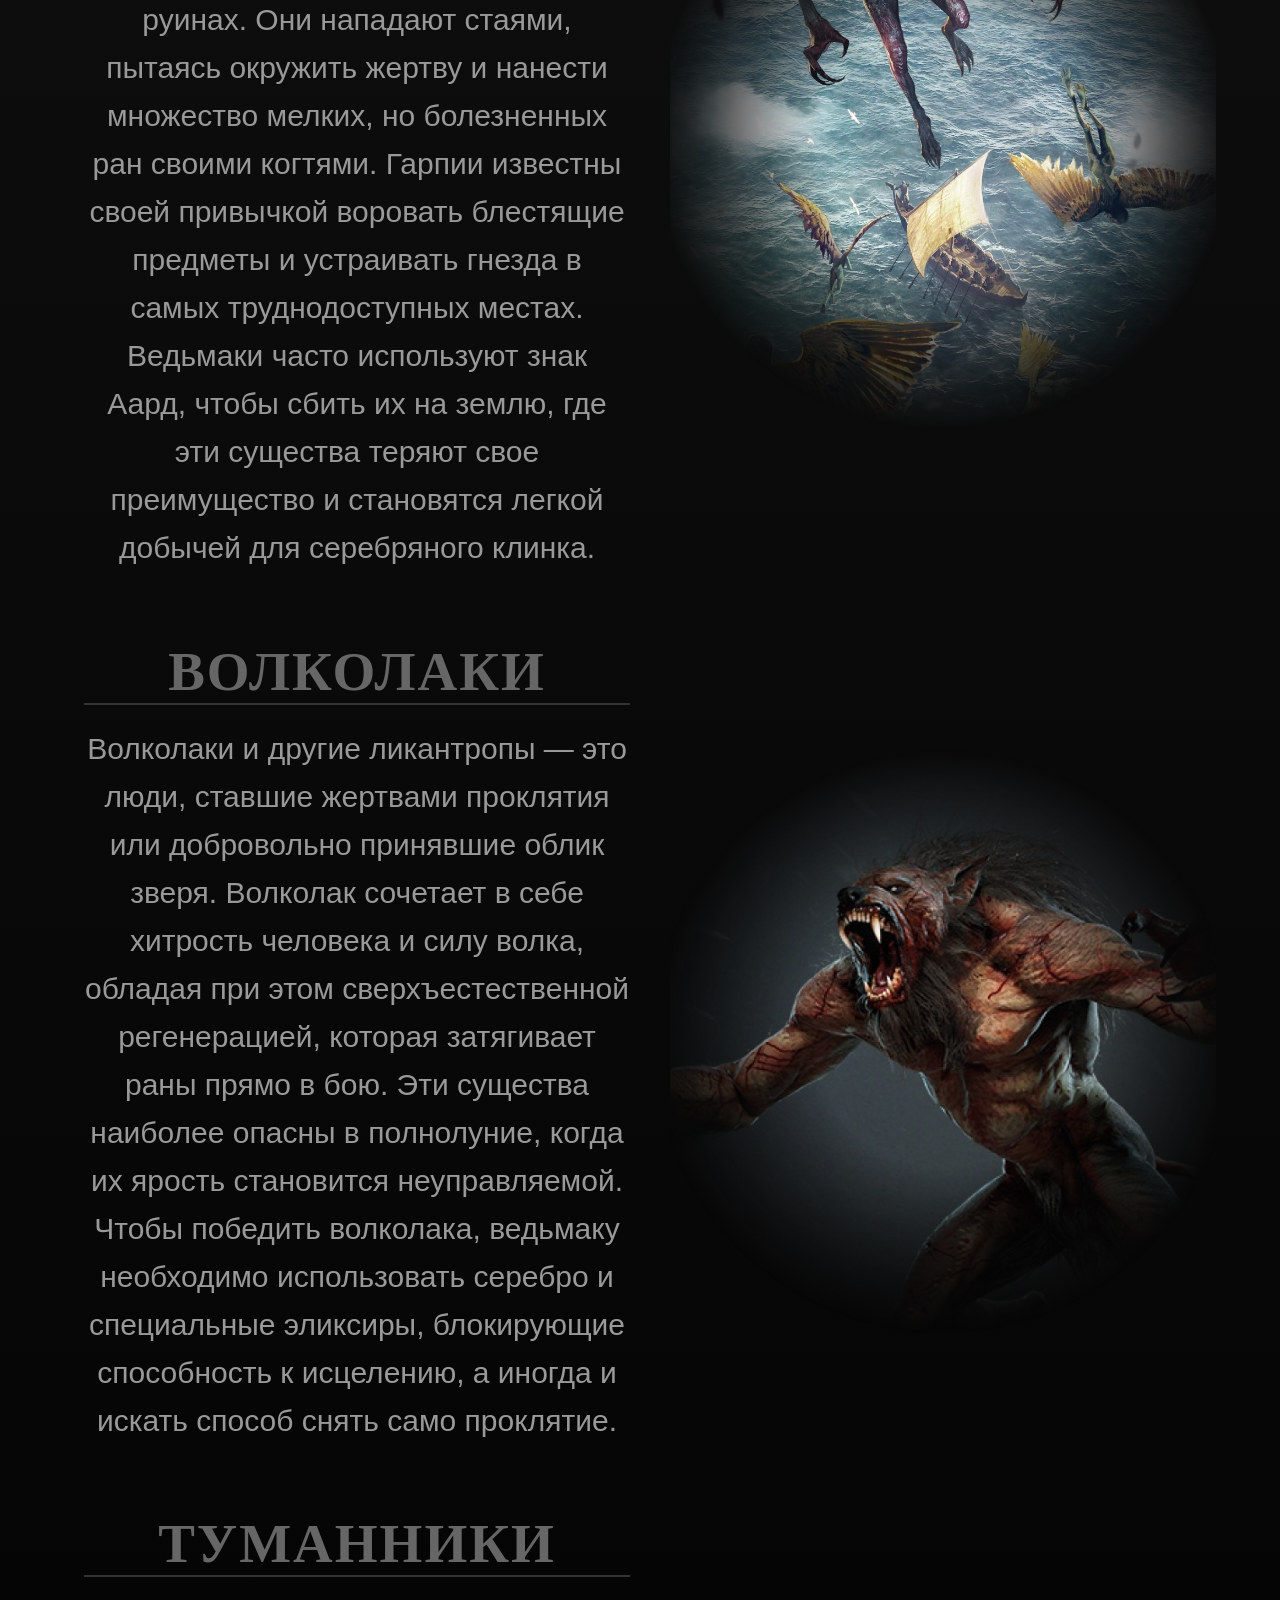
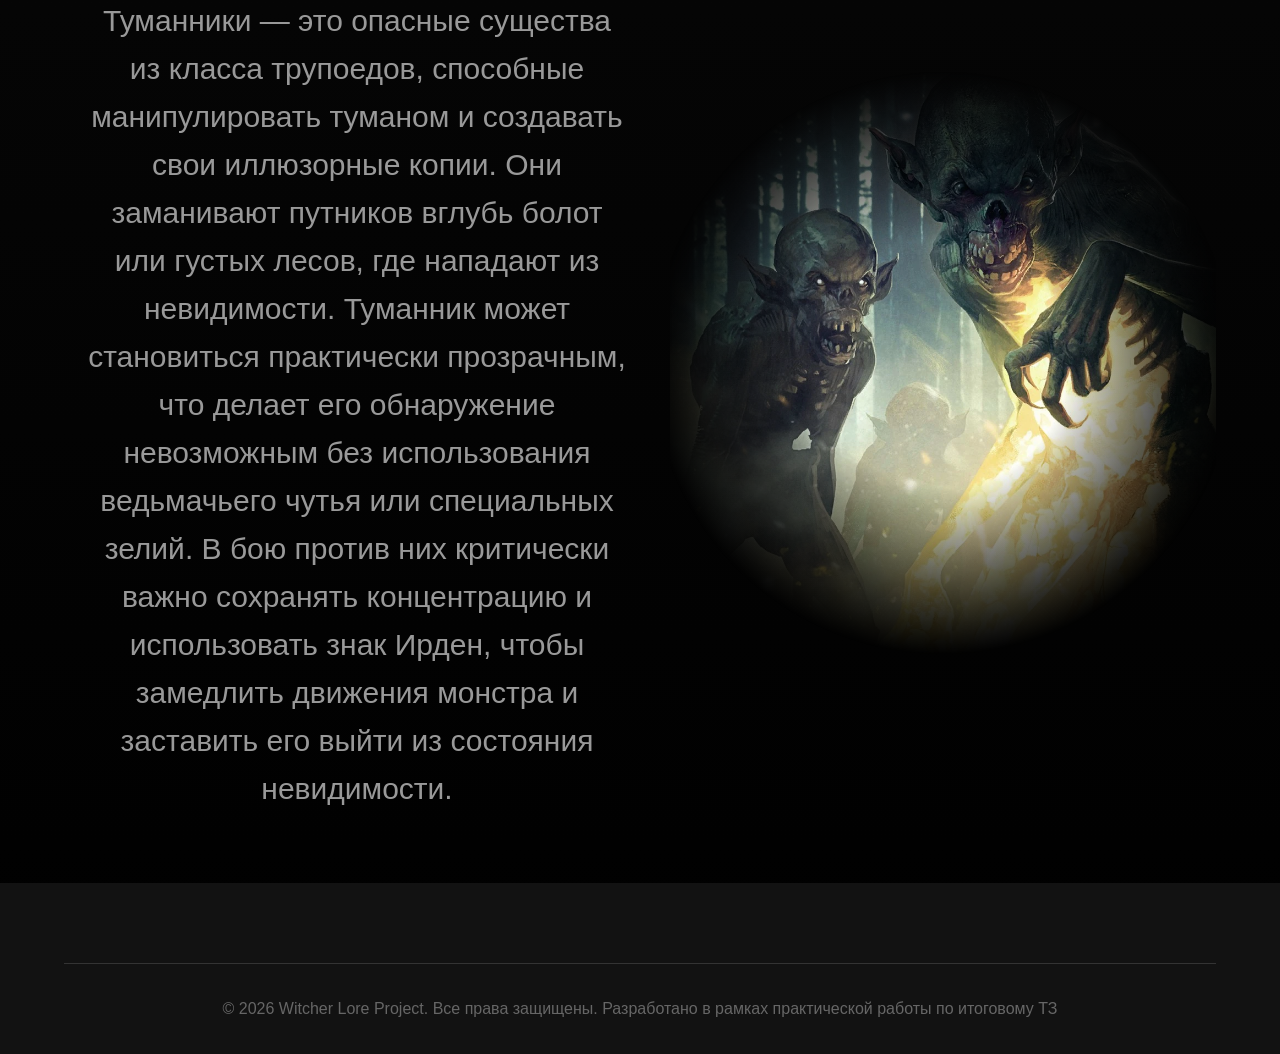
<file: monsters.html>
<!DOCTYPE html>
<html>

<head>
<title>Мир ведьмака</title>
<meta charset="UTF-8">
<link rel="stylesheet" href="css.css">
<link rel="icon" href="images/icon.png" type="image/png">
<meta name="viewport" content="width=device-width, initial-scale=1.0, maximum-scale=1.0, user-scalable=yes">
</head>

<body>

<header>
<div class="header">
<div class="burger">
<span></span>
<span></span>
<span></span>
</div>

<div class="logo">
<a href="#top"><img src="images/aard.jpg"></a>
</div>
</div>
</header>

<nav class="nav-menu">
<ul>
<li><a href="world.html">Мир и королевства</a></li>
<li><a href="characters.html">Персонажи</a></li>
<li><a href="locations.html">Основные локации</a></li>
<li><a href="monsters.html">Монстры</a></li>
<li><a href="saga.html">Сага</a></li>
<li><a href="index.html">Главная страница</a></li>
</ul>
</nav>
<div class="overlay"></div>

<main>
	<h1>Ведьмак</h1>
	<p class="main-p">Монстры вселенной ведьмака</p>

	<div class="witcher-page">
	
		<section class="char-section">
			<div class="char-info">
				<h2>Грифоны</h2>
				<p>Грифоны — это величественные, но крайне опасные гибриды льва и орла, обитающие на высокогорьях и в густых лесах. Это территориальные хищники, которые охотятся на крупный скот и людей, нападая с воздуха на огромной скорости. Грифона крайне сложно убить из-за его способности к полету и мощных ударов крыльями, сбивающих противника с ног. В ведьмачьем ремесле охота на грифона считается испытанием мастерства, требующим использования арбалета, бомб и знака Аард для приземления зверя.</p>
			</div>
			
			<div class="char-visual">
				<img src="images/grif-01.jpg" class="slider-img active">
				<img src="images/grif-02.jpg" class="slider-img">
				<img src="images/grif-03.jpg" class="slider-img">
			</div>
		</section>

		<section class="char-section">
			<div class="char-info">
				<h2>Леший</h2>
				<p>Леший считается древним духом леса, который оберегает свои владения от посягательств людей и лесорубов. Это могущественное существо способно управлять животными, призывать стаи волков и использовать корни деревьев для захвата врага. Лешие обладают зачатками интеллекта и часто почитаются местными жителями как божества, требующие кровавых жертв. Убить лешего крайне трудно, так как он может рассыпаться в стаю воронов и восстановиться в другом месте, если не уничтожить его связь с территорией.</p>
			</div>
			
			<div class="char-visual">
				<img src="images/leshi-01.jpg" class="slider-img active" >
				<img src="images/leshi-02.jpg" class="slider-img">
				<img src="images/leshi-03.jpg" class="slider-img">
			</div>
		</section>
		
		<section class="char-section">
			<div class="char-info">
				<h2>Химеры и кокатриксы</h2>
				<p>Химеры и кокатриксы представляют собой опасных существ, возникших в результате магических экспериментов или естественных мутаций. Кокатрикс, вопреки легендам о взгляде, убивающем на месте, атакует мощным клювом и когтями, целясь в жизненно важные артерии. Химеры же — это огромные создания с частями тел различных животных, обладающие колоссальной физической мощью и сопротивляемостью к большинству ядов. Охота на таких существ требует тщательной подготовки и использования специальных эликсиров.</p>
			</div>
			
			<div class="char-visual">
				<img src="images/himerkokatrix-01.jpg" class="slider-img active" >
				<img src="images/himerkokatrix-02.jpg" class="slider-img">
				<img src="images/himerkokatrix-03.jpg" class="slider-img">
			</div>
		</section>
		
		<section class="char-section">
			<div class="char-info">
				<h2>Бесы</h2>
				<p>Бесы — это массивные реликтовые существа с рогами, обитающие в самых темных чащах. Они обладают третьим глазом, который способен гипнотизировать жертву, погружая ее в состояние полной темноты и дезориентации. Бой с бесом — это проверка на выносливость, так как его шкура крайне прочна, а удары способны пробить любую броню. Ведьмаки используют бомбы Самум, чтобы ослепить зверя и лишить его возможности использовать гипноз.</p>
			</div>
			
			<div class="char-visual">
				<img src="images/besi-01.jpg" class="slider-img active" >
				<img src="images/besi-02.jpg" class="slider-img">
				<img src="images/besi-03.jpg" class="slider-img">
			</div>
		</section>
		
		<section class="char-section">
			<div class="char-info">
				<h2>Дракониды</h2>
				<p>Дракониды представляют собой опасный класс существ, к которому относятся виверны, вилохвосты и редкие истинные драконы. Эти рептилии обладают огромной силой, способны летать и нападать сверху, используя ядовитые хвосты или острые как бритва зубы. В отличие от неразумных виверн, истинные драконы обладают высоким интеллектом и способны принимать человеческий облик. Ведьмаки редко берутся за заказы на драконов из-за их редкости и своего кодекса, но часто истребляют их более примитивных сородичей, угрожающих торговым трактам.</p>
			</div>
			
			<div class="char-visual">
				<img src="images/dragonid-01.jpg" class="slider-img active" >
				<img src="images/dragonid-02.jpg" class="slider-img">
				<img src="images/dragonid-03.jpg" class="slider-img">
			</div>
		</section>
		
		<section class="char-section">
			<div class="char-info">
				<h2>Хим и игоша</h2>
				<p>Призраки и духи, такие как хим или игоша, питаются негативными эмоциями, страхом и угрызениями совести своих жертв. Хим присасывается к человеку, совершившему тяжкое преступление, и медленно доводит его до безумия или самоубийства, оставаясь невидимым для всех, кроме своей цели. Игоша же рождается из не погребенных должным образом младенцев и может быть либо упокоен через ритуал, либо убит в бою. Такие существа требуют от ведьмака не только мастерства фехтования, но и глубоких знаний древних ритуалов и экзорцизма.</p>
			</div>
			
			<div class="char-visual">
				<img src="images/ghosts-01.jpg" class="slider-img active" >
				<img src="images/ghosts-02.jpg" class="slider-img">
				<img src="images/ghosts-03.jpg" class="slider-img">
			</div>
		</section>
		
		<section class="char-section">
			<div class="char-info">
				<h2>Элементали и големы</h2>
				<p>Элементали и големы — это магические конструкты, созданные чародеями из камня, земли, льда или огня для охраны ценных артефактов и лабораторий. У них нет страха, боли или собственной воли, они лишь беспрекословно исполняют заложенную в них программу. Големы обладают невероятной защитой от магии и физических атак, поэтому ведьмаки используют против них тяжелое оружие, двимеритовые бомбы и масло против магических тварей. Победить такое существо можно только через полное разрушение его физической оболочки.</p>
			</div>
			
			<div class="char-visual">
				<img src="images/golem-01.jpg" class="slider-img active" >
				<img src="images/golem-02.jpg" class="slider-img">
				<img src="images/golem-03.jpg" class="slider-img">
			</div>
		</section>
		
		<section class="char-section">
			<div class="char-info">
				<h2>Вампиры</h2>
				<p>Вампиры делятся на низших, таких как фледеры и экиммы, и высших, обладающих разумом и способностью мимикрировать под людей. Низшие вампиры — это кровожадные звери, которые охотятся по ночам и обладают бешенной скоростью регенерации. Высшие вампиры, такие как Регис или Детлафф, представляют собой древнюю расу, чьи мотивы и способности выходят далеко за рамки простого голода. Они практически бессмертны и могут быть по-настоящему убиты только другим высшим вампиром, что делает их одними из самых опасных существ в мире.</p>
			</div>
			
			<div class="char-visual">
				<img src="images/vampyr-01.jpg" class="slider-img active" >
				<img src="images/vampyr-02.jpg" class="slider-img">
				<img src="images/vampyr-03.jpg" class="slider-img">
			</div>
		</section>
		
		<section class="char-section">
			<div class="char-info">
				<h2>Гарпии и шишиги</h2>
				<p>Гарпии и шишиги являются летающими вредителями, которые селятся на скалах или в заброшенных руинах. Они нападают стаями, пытаясь окружить жертву и нанести множество мелких, но болезненных ран своими когтями. Гарпии известны своей привычкой воровать блестящие предметы и устраивать гнезда в самых труднодоступных местах. Ведьмаки часто используют знак Аард, чтобы сбить их на землю, где эти существа теряют свое преимущество и становятся легкой добычей для серебряного клинка.</p>
			</div>
			
			<div class="char-visual">
				<img src="images/garpii-01.jpg" class="slider-img active" style="transform: transparentY(300px)">
				<img src="images/garpii-02.jpg" class="slider-img">
				<img src="images/garpii-03.jpg" class="slider-img">
			</div>
		</section>
		
		<section class="char-section">
			<div class="char-info">
				<h2>Волколаки</h2>
				<p>Волколаки и другие ликантропы — это люди, ставшие жертвами проклятия или добровольно принявшие облик зверя. Волколак сочетает в себе хитрость человека и силу волка, обладая при этом сверхъестественной регенерацией, которая затягивает раны прямо в бою. Эти существа наиболее опасны в полнолуние, когда их ярость становится неуправляемой. Чтобы победить волколака, ведьмаку необходимо использовать серебро и специальные эликсиры, блокирующие способность к исцелению, а иногда и искать способ снять само проклятие.</p>
			</div>
			
			<div class="char-visual">
				<img src="images/volkolak-01.jpg" class="slider-img active" >
				<img src="images/volkolak-02.jpg" class="slider-img">
				<img src="images/volkolak-03.jpg" class="slider-img">
			</div>
		</section>
		
		<section class="char-section">
			<div class="char-info">
				<h2>Туманники</h2>
				<p>Туманники — это опасные существа из класса трупоедов, способные манипулировать туманом и создавать свои иллюзорные копии. Они заманивают путников вглубь болот или густых лесов, где нападают из невидимости. Туманник может становиться практически прозрачным, что делает его обнаружение невозможным без использования ведьмачьего чутья или специальных зелий. В бою против них критически важно сохранять концентрацию и использовать знак Ирден, чтобы замедлить движения монстра и заставить его выйти из состояния невидимости.</p>
			</div>
			
			<div class="char-visual">
				<img src="images/tuman-01.jpg" class="slider-img active" >
				<img src="images/tuman-02.jpg" class="slider-img">
				<img src="images/tuman-03.jpg" class="slider-img">
			</div>
		</section>
		
	</div>
	

</main>

<footer>
<div class="footer-author">
<p>&copy; 2026 Witcher Lore Project. Все права защищены. Разработано в рамках практической работы по итоговому ТЗ</p>
</div>

</div>

</footer>

<script src="js.js"></script>
</body>
</html>
</file>
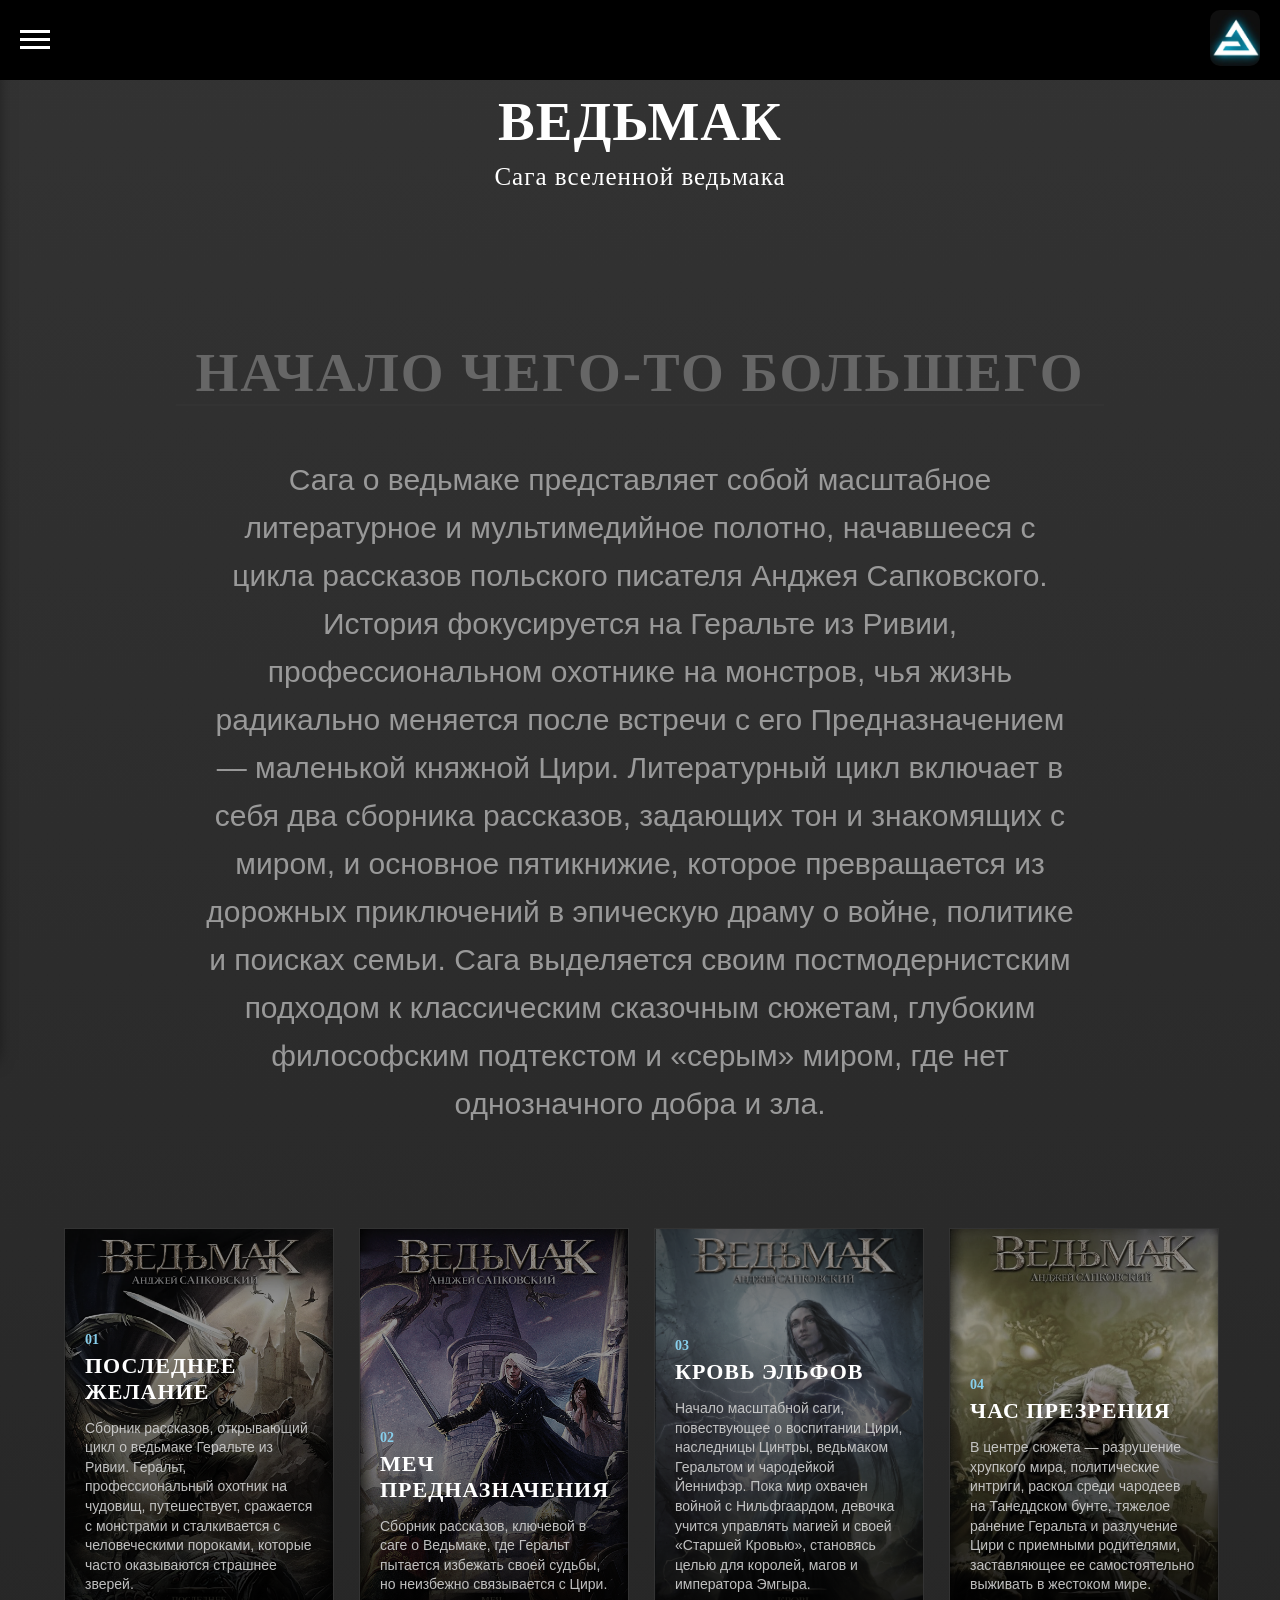
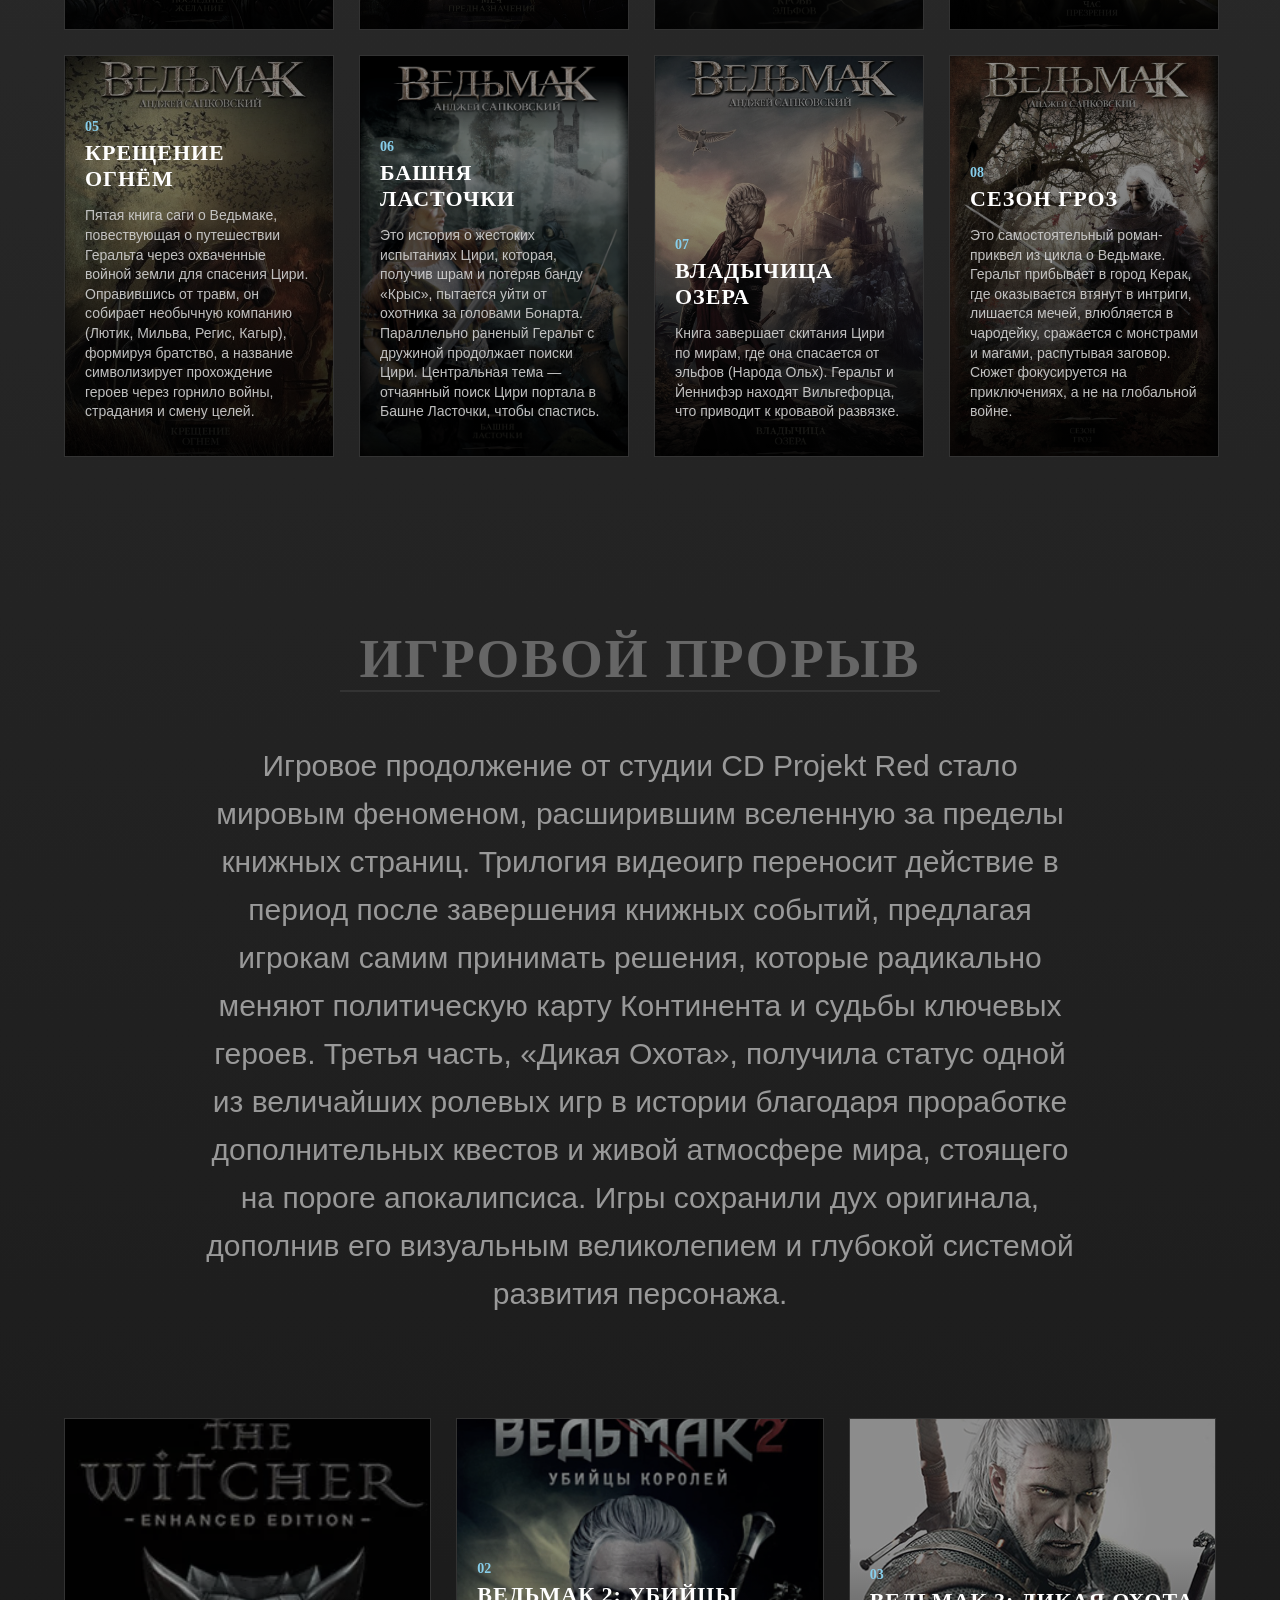
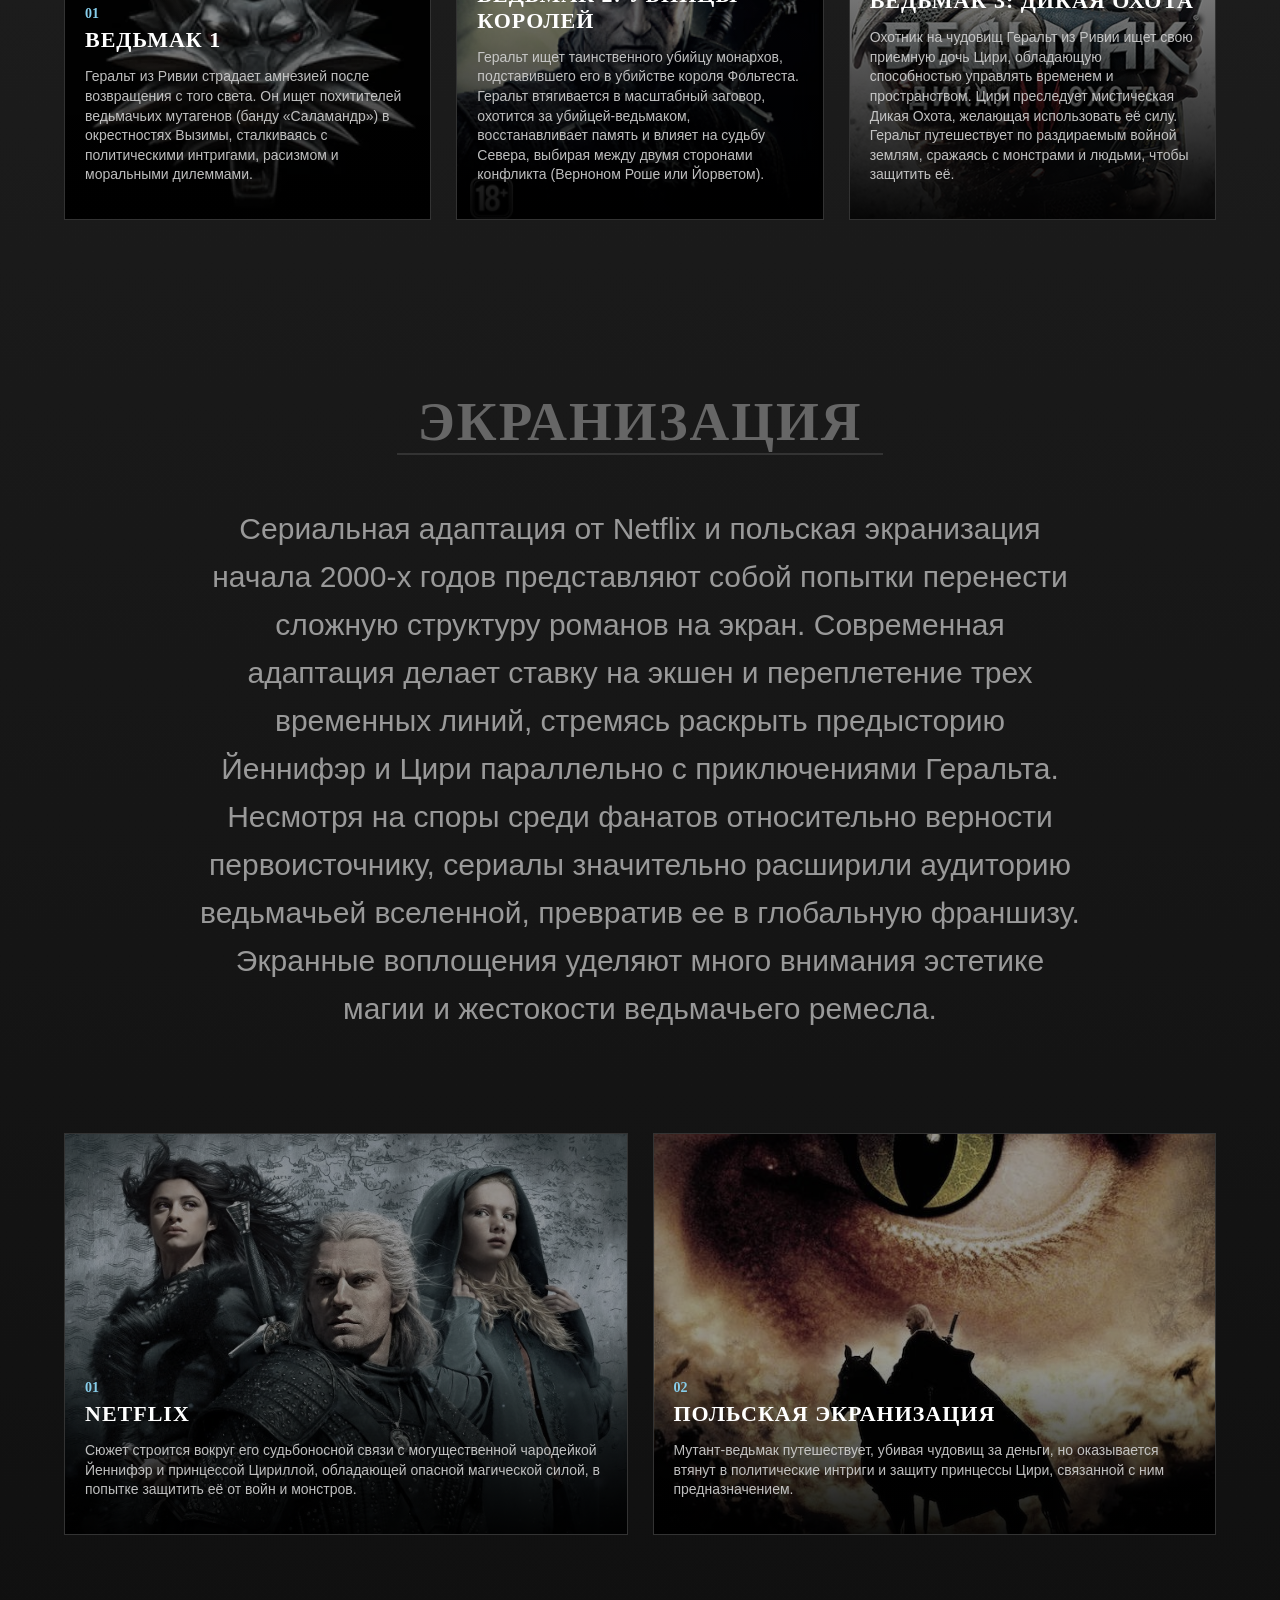
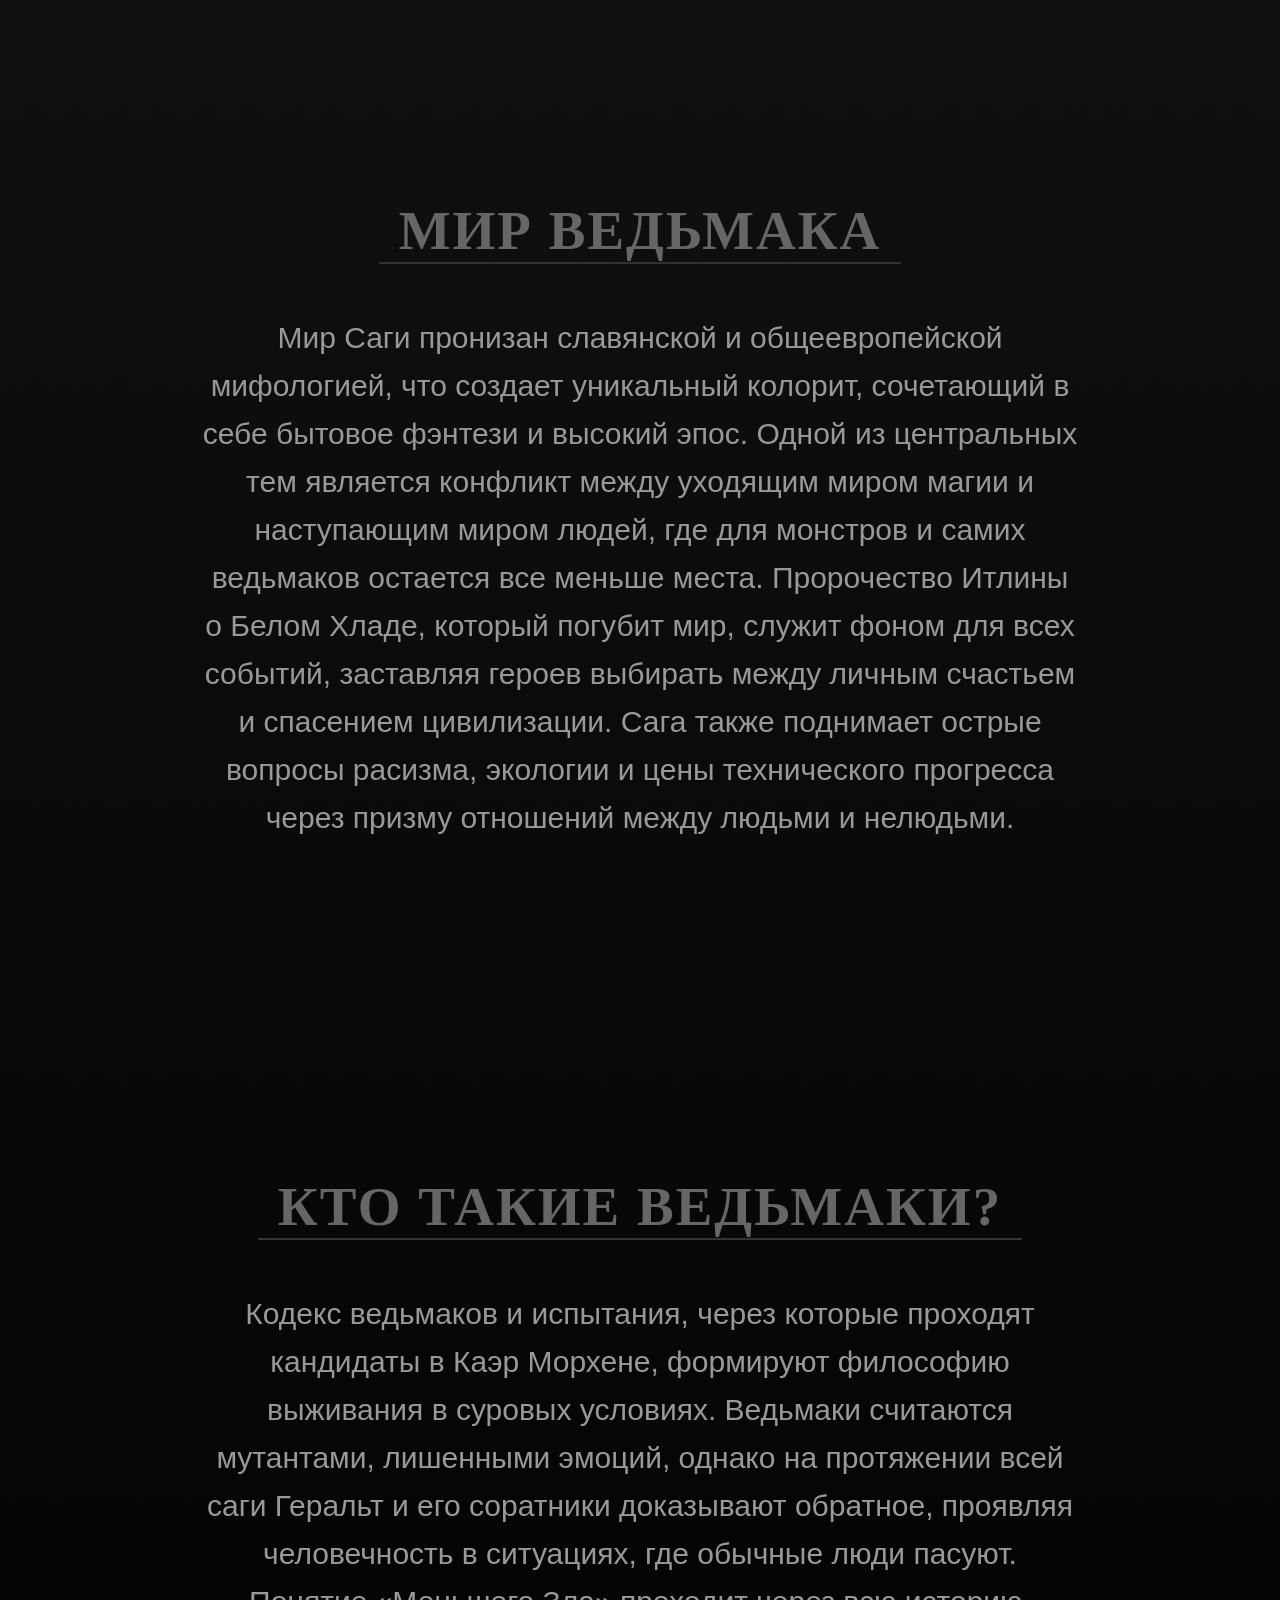
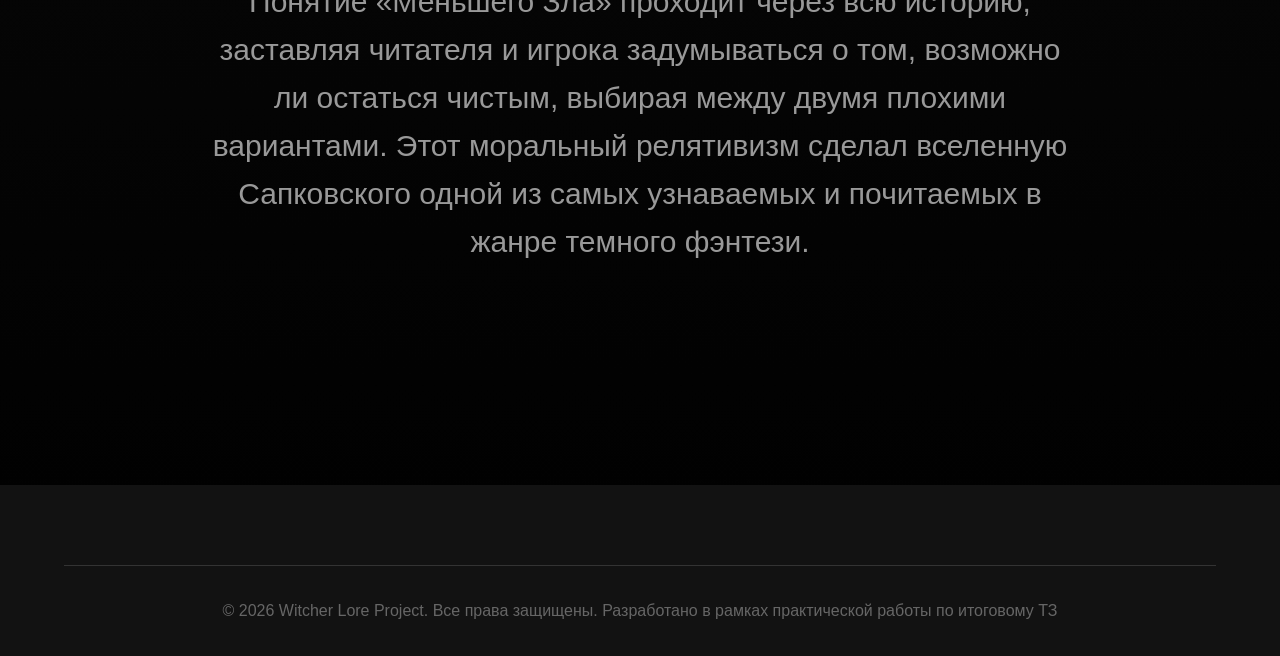
<file: saga.html>
<!DOCTYPE html>
<html>

<head>
<title>Мир ведьмака</title>
<meta charset="UTF-8">
<link rel="stylesheet" href="css.css">
<link rel="icon" href="images/icon.png" type="image/png">
<meta name="viewport" content="width=device-width, initial-scale=1.0, maximum-scale=1.0, user-scalable=yes">
</head>

<body>

<header>
<div class="header">
<div class="burger">
<span></span>
<span></span>
<span></span>
</div>

<div class="logo">
<a href="#top"><img src="images/aard.jpg"></a>
</div>
</div>
</header>

<nav class="nav-menu">
<ul>
<li><a href="world.html">Мир и королевства</a></li>
<li><a href="characters.html">Персонажи</a></li>
<li><a href="locations.html">Основные локации</a></li>
<li><a href="monsters.html">Монстры</a></li>
<li><a href="saga.html">Сага</a></li>
<li><a href="index.html">Главная страница</a></li>
</ul>
</nav>
<div class="overlay"></div>

<main>
	<h1>Ведьмак</h1>
	<p class="main-p">Сага вселенной ведьмака</p>

	<div class="witcher-page-book">
	
		<section class="book-section">
			<div class="book-info">
				<h2>Начало чего-то большего</h2>
				<p>Сага о ведьмаке представляет собой масштабное литературное и мультимедийное полотно, начавшееся с цикла рассказов польского писателя Анджея Сапковского. История фокусируется на Геральте из Ривии, профессиональном охотнике на монстров, чья жизнь радикально меняется после встречи с его Предназначением — маленькой княжной Цири. Литературный цикл включает в себя два сборника рассказов, задающих тон и знакомящих с миром, и основное пятикнижие, которое превращается из дорожных приключений в эпическую драму о войне, политике и поисках семьи. Сага выделяется своим постмодернистским подходом к классическим сказочным сюжетам, глубоким философским подтекстом и «серым» миром, где нет однозначного добра и зла.</p>
			</div>
			
			<section class="card-grid">
				<a href="https://vedmak.fandom.com/wiki/%D0%9F%D0%BE%D1%81%D0%BB%D0%B5%D0%B4%D0%BD%D0%B5%D0%B5_%D0%B6%D0%B5%D0%BB%D0%B0%D0%BD%D0%B8%D0%B5_(%D0%BA%D0%BD%D0%B8%D0%B3%D0%B0)" target="_blank" class="card">
				<div class="card-icon" style="background-image: url('images/book-icon1.jpg');"></div>
				<div class="card-content">
				<span class="card-num">01</span>
				<h3>Последнее желание</h3>
				<p>Сборник рассказов, открывающий цикл о ведьмаке Геральте из Ривии. Геральт, профессиональный охотник на чудовищ, путешествует, сражается с монстрами и сталкивается с человеческими пороками, которые часто оказываются страшнее зверей.</p>
				</div>
				</a>
				
				<a href="https://vedmak.fandom.com/wiki/%D0%9C%D0%B5%D1%87_%D0%9F%D1%80%D0%B5%D0%B4%D0%BD%D0%B0%D0%B7%D0%BD%D0%B0%D1%87%D0%B5%D0%BD%D0%B8%D1%8F_(%D0%BA%D0%BD%D0%B8%D0%B3%D0%B0)" target="_blank" class="card">
				<div class="card-icon" style="background-image: url('images/book-icon2.jpg');"></div>
				<div class="card-content">
				<span class="card-num">02</span>
				<h3>Меч Предназначения</h3>
				<p>Сборник рассказов, ключевой в саге о Ведьмаке, где Геральт пытается избежать своей судьбы, но неизбежно связывается с Цири.</p>
				</div>
				</a>
				
				<a href="https://vedmak.fandom.com/wiki/%D0%9A%D1%80%D0%BE%D0%B2%D1%8C_%D1%8D%D0%BB%D1%8C%D1%84%D0%BE%D0%B2" target="_blank" class="card">
				<div class="card-icon" style="background-image: url('images/book-icon3.jpg');"></div>
				<div class="card-content">
				<span class="card-num">03</span>
				<h3>Кровь эльфов</h3>
				<p>Начало масштабной саги, повествующее о воспитании Цири, наследницы Цинтры, ведьмаком Геральтом и чародейкой Йеннифэр. Пока мир охвачен войной с Нильфгаардом, девочка учится управлять магией и своей «Старшей Кровью», становясь целью для королей, магов и императора Эмгыра.</p>
				</div>
				</a>
				
				<a href="https://vedmak.fandom.com/wiki/%D0%A7%D0%B0%D1%81_%D0%9F%D1%80%D0%B5%D0%B7%D1%80%D0%B5%D0%BD%D0%B8%D1%8F" target="_blank" class="card">
				<div class="card-icon" style="background-image: url('images/book-icon4.jpg');"></div>
				<div class="card-content">
				<span class="card-num">04</span>
				<h3>Час презрения</h3>
				<p>В центре сюжета — разрушение хрупкого мира, политические интриги, раскол среди чародеев на Танеддском бунте, тяжелое ранение Геральта и разлучение Цири с приемными родителями, заставляющее ее самостоятельно выживать в жестоком мире.</p>
				</div>
				</a>
				
				<a href="https://vedmak.fandom.com/wiki/%D0%9A%D1%80%D0%B5%D1%89%D0%B5%D0%BD%D0%B8%D0%B5_%D0%BE%D0%B3%D0%BD%D1%91%D0%BC" target="_blank" class="card">
				<div class="card-icon" style="background-image: url('images/book-icon5.jpg');"></div>
				<div class="card-content">
				<span class="card-num">05</span>
				<h3>Крещение огнём</h3>
				<p>Пятая книга саги о Ведьмаке, повествующая о путешествии Геральта через охваченные войной земли для спасения Цири. Оправившись от травм, он собирает необычную компанию (Лютик, Мильва, Регис, Кагыр), формируя братство, а название символизирует прохождение героев через горнило войны, страдания и смену целей.</p>
				</div>
				</a>
				
				<a href="https://vedmak.fandom.com/wiki/%D0%91%D0%B0%D1%88%D0%BD%D1%8F_%D0%9B%D0%B0%D1%81%D1%82%D0%BE%D1%87%D0%BA%D0%B8" target="_blank" class="card">
				<div class="card-icon" style="background-image: url('images/book-icon6.jpg');"></div>
				<div class="card-content">
				<span class="card-num">06</span>
				<h3>Башня Ласточки</h3>
				<p>Это история о жестоких испытаниях Цири, которая, получив шрам и потеряв банду «Крыс», пытается уйти от охотника за головами Бонарта. Параллельно раненый Геральт с дружиной продолжает поиски Цири. Центральная тема — отчаянный поиск Цири портала в Башне Ласточки, чтобы спастись.</p>
				</div>
				</a>
				
				<a href="https://vedmak.fandom.com/wiki/%D0%92%D0%BB%D0%B0%D0%B4%D1%8B%D1%87%D0%B8%D1%86%D0%B0_%D0%9E%D0%B7%D0%B5%D1%80%D0%B0_(%D0%BA%D0%BD%D0%B8%D0%B3%D0%B0)" target="_blank" class="card">
				<div class="card-icon" style="background-image: url('images/book-icon7.jpg');"></div>
				<div class="card-content">
				<span class="card-num">07</span>
				<h3>Владычица Озера</h3>
				<p>Книга завершает скитания Цири по мирам, где она спасается от эльфов (Народа Ольх). Геральт и Йеннифэр находят Вильгефорца, что приводит к кровавой развязке.</p>
				</div>
				</a>
				
				<a href="https://vedmak.fandom.com/wiki/%D0%A1%D0%B5%D0%B7%D0%BE%D0%BD_%D0%B3%D1%80%D0%BE%D0%B7" target="_blank" class="card">
				<div class="card-icon" style="background-image: url('images/book-icon8.jpg');"></div>
				<div class="card-content">
				<span class="card-num">08</span>
				<h3>Сезон гроз</h3>
				<p>Это самостоятельный роман-приквел из цикла о Ведьмаке. Геральт прибывает в город Керак, где оказывается втянут в интриги, лишается мечей, влюбляется в чародейку, сражается с монстрами и магами, распутывая заговор. Сюжет фокусируется на приключениях, а не на глобальной войне. </p>
				</div>
				</a>
			</section>
		</section>
		
		<section class="book-section">
			<div class="book-info">
				<h2>Игровой прорыв</h2>
				<p>Игровое продолжение от студии CD Projekt Red стало мировым феноменом, расширившим вселенную за пределы книжных страниц. Трилогия видеоигр переносит действие в период после завершения книжных событий, предлагая игрокам самим принимать решения, которые радикально меняют политическую карту Континента и судьбы ключевых героев. Третья часть, «Дикая Охота», получила статус одной из величайших ролевых игр в истории благодаря проработке дополнительных квестов и живой атмосфере мира, стоящего на пороге апокалипсиса. Игры сохранили дух оригинала, дополнив его визуальным великолепием и глубокой системой развития персонажа.</p>
			</div>
			
			<section class="card-grid">
				<a href="https://vedmak.fandom.com/wiki/%D0%92%D0%B5%D0%B4%D1%8C%D0%BC%D0%B0%D0%BA_(%D0%B8%D0%B3%D1%80%D0%B0)" target="_blank" class="card">
				<div class="card-icon" style="background-image: url('images/game-icon1.jpg');"></div>
				<div class="card-content">
				<span class="card-num">01</span>
				<h3>Ведьмак 1</h3>
				<p>Геральт из Ривии страдает амнезией после возвращения с того света. Он ищет похитителей ведьмачьих мутагенов (банду «Саламандр») в окрестностях Вызимы, сталкиваясь с политическими интригами, расизмом и моральными дилеммами.</p>
				</div>
				</a>
				
				<a href="https://vedmak.fandom.com/wiki/%D0%92%D0%B5%D0%B4%D1%8C%D0%BC%D0%B0%D0%BA_2:_%D0%A3%D0%B1%D0%B8%D0%B9%D1%86%D1%8B_%D0%BA%D0%BE%D1%80%D0%BE%D0%BB%D0%B5%D0%B9" target="_blank" class="card">
				<div class="card-icon" style="background-image: url('images/game-icon2.jpg');"></div>
				<div class="card-content">
				<span class="card-num">02</span>
				<h3>Ведьмак 2: Убийцы королей</h3>
				<p>Геральт ищет таинственного убийцу монархов, подставившего его в убийстве короля Фольтеста. Геральт втягивается в масштабный заговор, охотится за убийцей-ведьмаком, восстанавливает память и влияет на судьбу Севера, выбирая между двумя сторонами конфликта (Верноном Роше или Йорветом).</p>
				</div>
				</a>
				
				<a href="https://vedmak.fandom.com/wiki/%D0%92%D0%B5%D0%B4%D1%8C%D0%BC%D0%B0%D0%BA_3:_%D0%94%D0%B8%D0%BA%D0%B0%D1%8F_%D0%9E%D1%85%D0%BE%D1%82%D0%B0" target="_blank" class="card">
				<div class="card-icon" style="background-image: url('images/game-icon3.jpg');"></div>
				<div class="card-content">
				<span class="card-num">03</span>
				<h3>Ведьмак 3: Дикая Охота</h3>
				<p>Охотник на чудовищ Геральт из Ривии ищет свою приемную дочь Цири, обладающую способностью управлять временем и пространством. Цири преследует мистическая Дикая Охота, желающая использовать её силу. Геральт путешествует по раздираемым войной землям, сражаясь с монстрами и людьми, чтобы защитить её.</p>
				</div>
				</a>
			</section>
		</section>
		
		<section class="book-section">
			<div class="book-info">
				<h2>Экранизация</h2>
				<p>Сериальная адаптация от Netflix и польская экранизация начала 2000-х годов представляют собой попытки перенести сложную структуру романов на экран. Современная адаптация делает ставку на экшен и переплетение трех временных линий, стремясь раскрыть предысторию Йеннифэр и Цири параллельно с приключениями Геральта. Несмотря на споры среди фанатов относительно верности первоисточнику, сериалы значительно расширили аудиторию ведьмачьей вселенной, превратив ее в глобальную франшизу. Экранные воплощения уделяют много внимания эстетике магии и жестокости ведьмачьего ремесла.</p>
			</div>
			
			<section class="card-grid">
				<a href="https://vedmak.fandom.com/wiki/%D0%92%D0%B5%D0%B4%D1%8C%D0%BC%D0%B0%D0%BA_(%D1%81%D0%B5%D1%80%D0%B8%D0%B0%D0%BB,_2019)" target="_blank" class="card">
				<div class="card-icon" style="background-image: url('images/movie-icon1.jpg');"></div>
				<div class="card-content">
				<span class="card-num">01</span>
				<h3>Netflix</h3>
				<p>Сюжет строится вокруг его судьбоносной связи с могущественной чародейкой Йеннифэр и принцессой Цириллой, обладающей опасной магической силой, в попытке защитить её от войн и монстров.</p>
				</div>
				</a>
				
				<a href="https://vedmak.fandom.com/wiki/%D0%92%D0%B5%D0%B4%D1%8C%D0%BC%D0%B0%D0%BA_(%D1%81%D0%B5%D1%80%D0%B8%D0%B0%D0%BB,_2002)" target="_blank" class="card">
				<div class="card-icon" style="background-image: url('images/movie-icon2.jpg');"></div>
				<div class="card-content">
				<span class="card-num">02</span>
				<h3>Польская экранизация</h3>
				<p>Мутант-ведьмак путешествует, убивая чудовищ за деньги, но оказывается втянут в политические интриги и защиту принцессы Цири, связанной с ним предназначением.</p>
				</div>
				</a>
			</section>
		</section>
		
		<section class="book-section">
			<div class="book-info">
				<h2>Мир Ведьмака</h2>
				<p>Мир Саги пронизан славянской и общеевропейской мифологией, что создает уникальный колорит, сочетающий в себе бытовое фэнтези и высокий эпос. Одной из центральных тем является конфликт между уходящим миром магии и наступающим миром людей, где для монстров и самих ведьмаков остается все меньше места. Пророчество Итлины о Белом Хладе, который погубит мир, служит фоном для всех событий, заставляя героев выбирать между личным счастьем и спасением цивилизации. Сага также поднимает острые вопросы расизма, экологии и цены технического прогресса через призму отношений между людьми и нелюдьми.</p>
			</div>
		</section>
		
		<section class="book-section">
			<div class="book-info">
				<h2>Кто такие Ведьмаки?</h2>
				<p>Кодекс ведьмаков и испытания, через которые проходят кандидаты в Каэр Морхене, формируют философию выживания в суровых условиях. Ведьмаки считаются мутантами, лишенными эмоций, однако на протяжении всей саги Геральт и его соратники доказывают обратное, проявляя человечность в ситуациях, где обычные люди пасуют. Понятие «Меньшего Зла» проходит через всю историю, заставляя читателя и игрока задумываться о том, возможно ли остаться чистым, выбирая между двумя плохими вариантами. Этот моральный релятивизм сделал вселенную Сапковского одной из самых узнаваемых и почитаемых в жанре темного фэнтези.</p>
			</div>
		</section>
		
	</div>
	

</main>

<footer>
<div class="footer-author">
<p>&copy; 2026 Witcher Lore Project. Все права защищены. Разработано в рамках практической работы по итоговому ТЗ</p>
</div>

</div>

</footer>

<script src="js.js"></script>
</body>
</html>
</file>
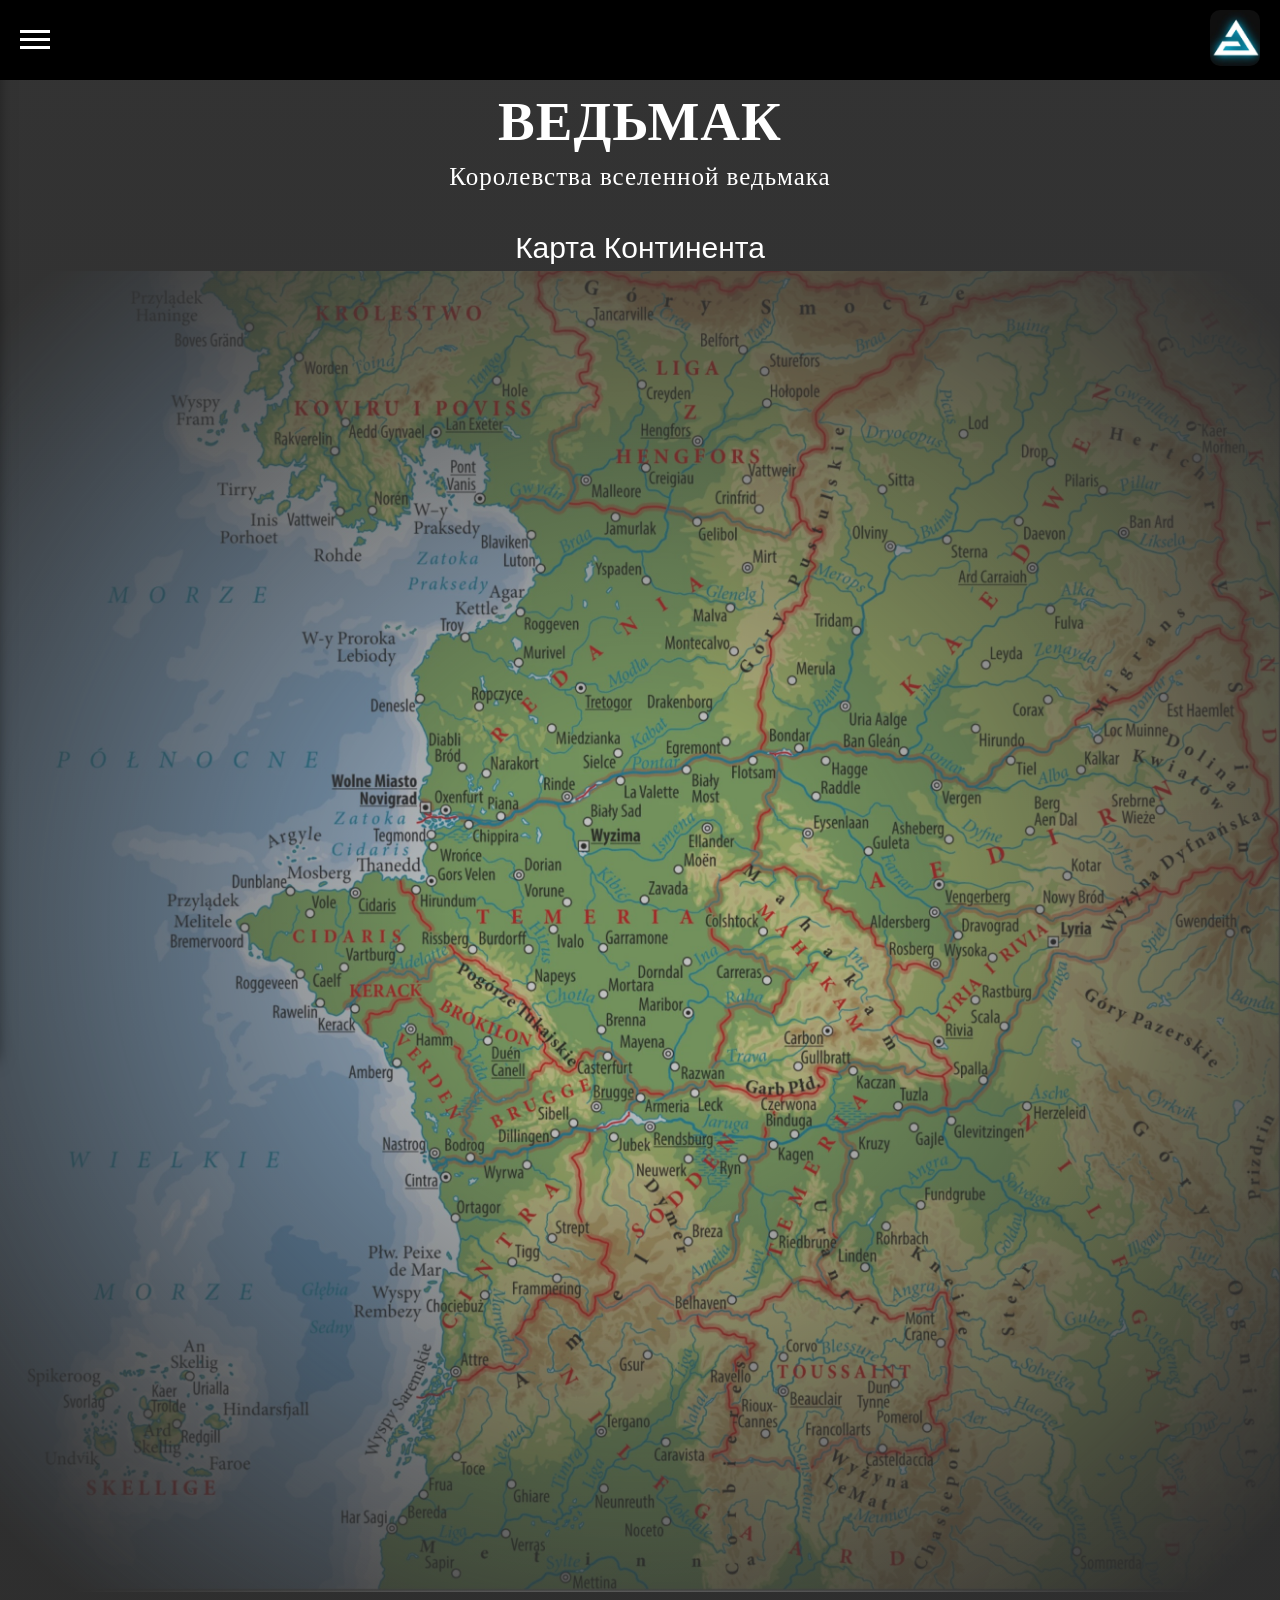
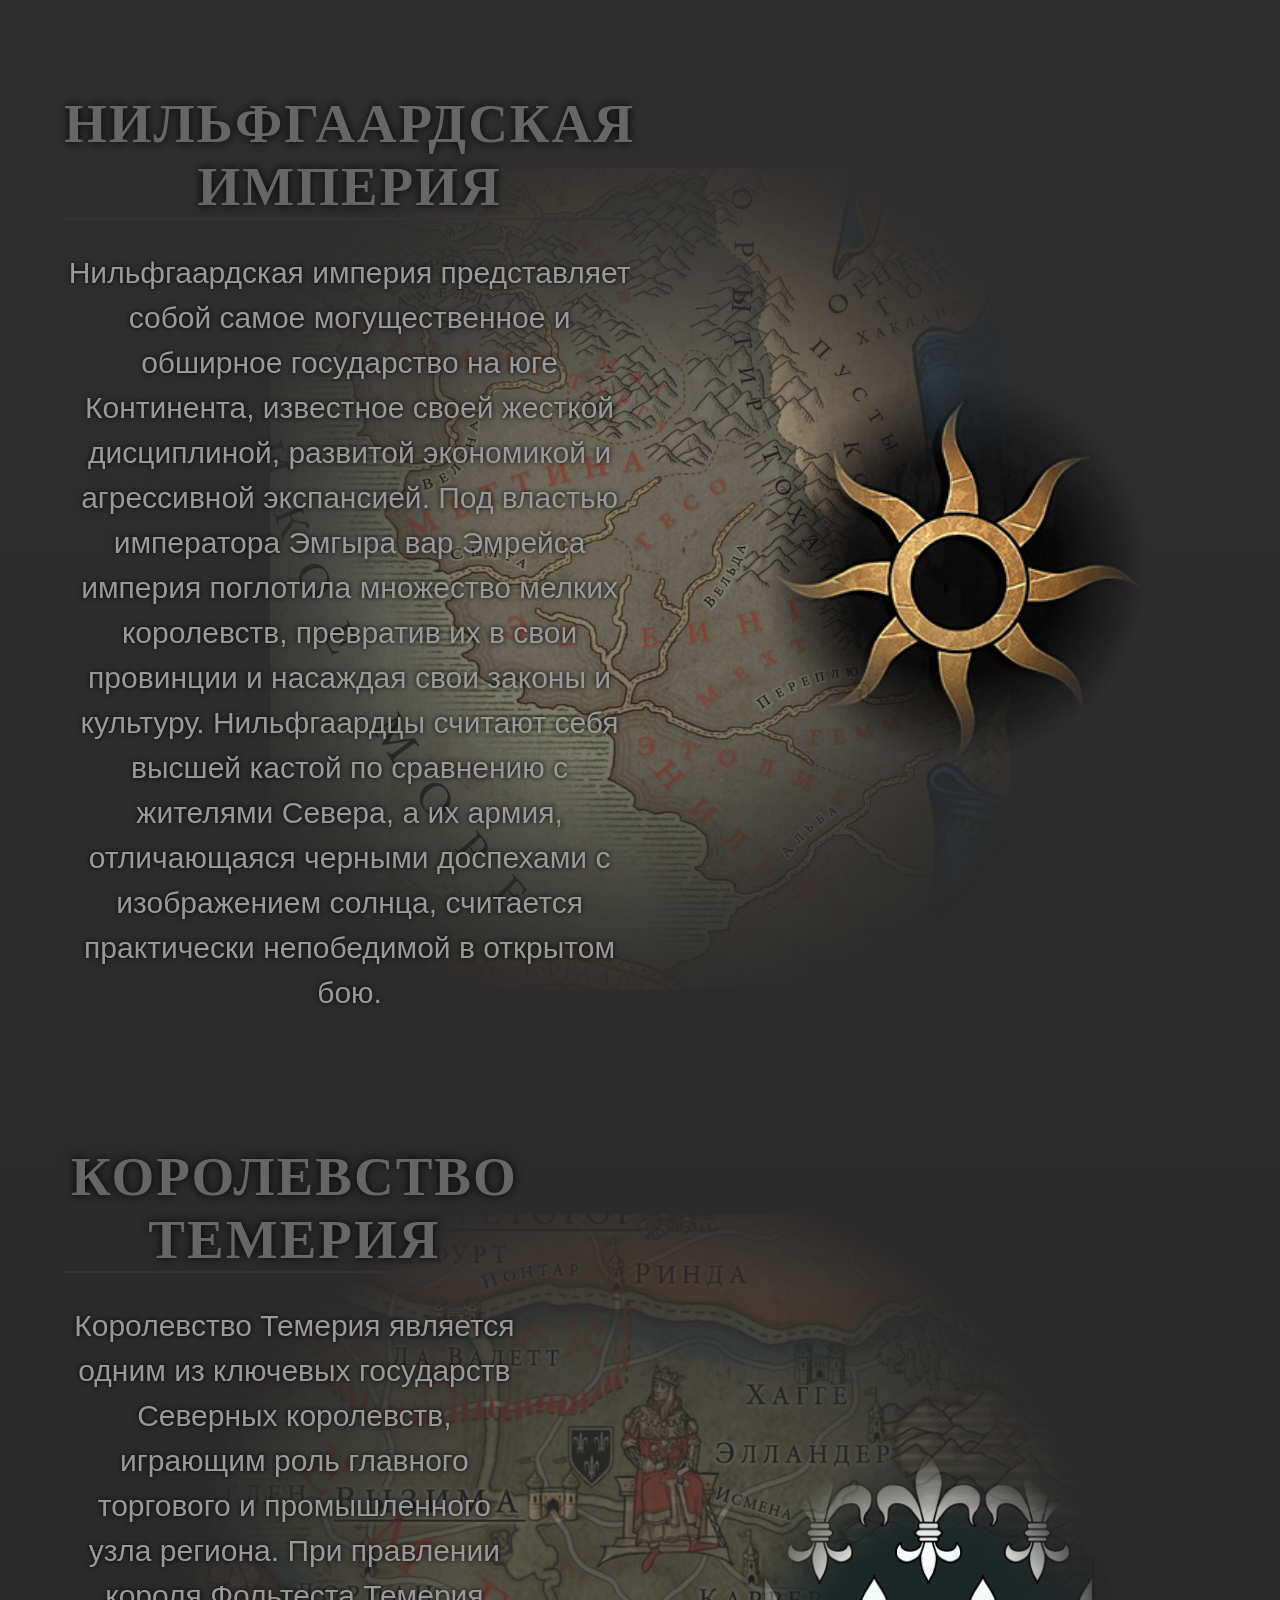
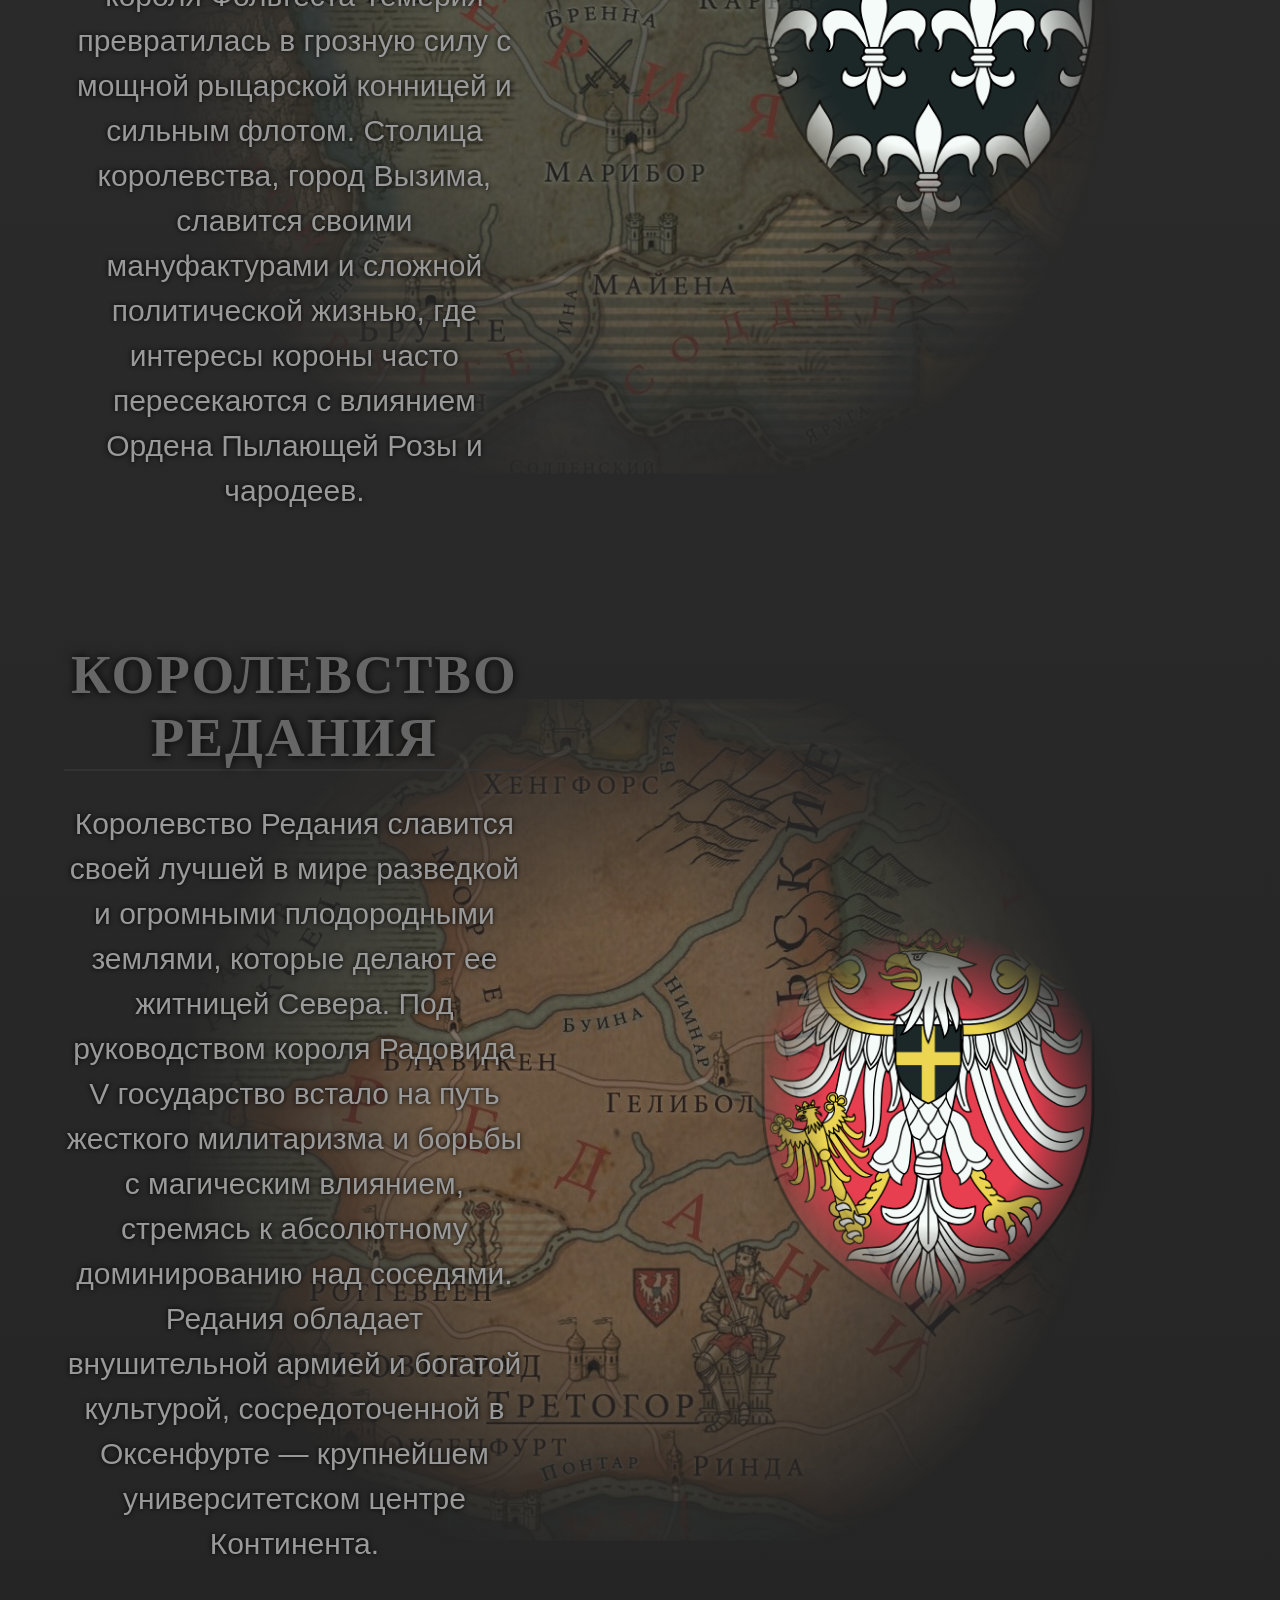
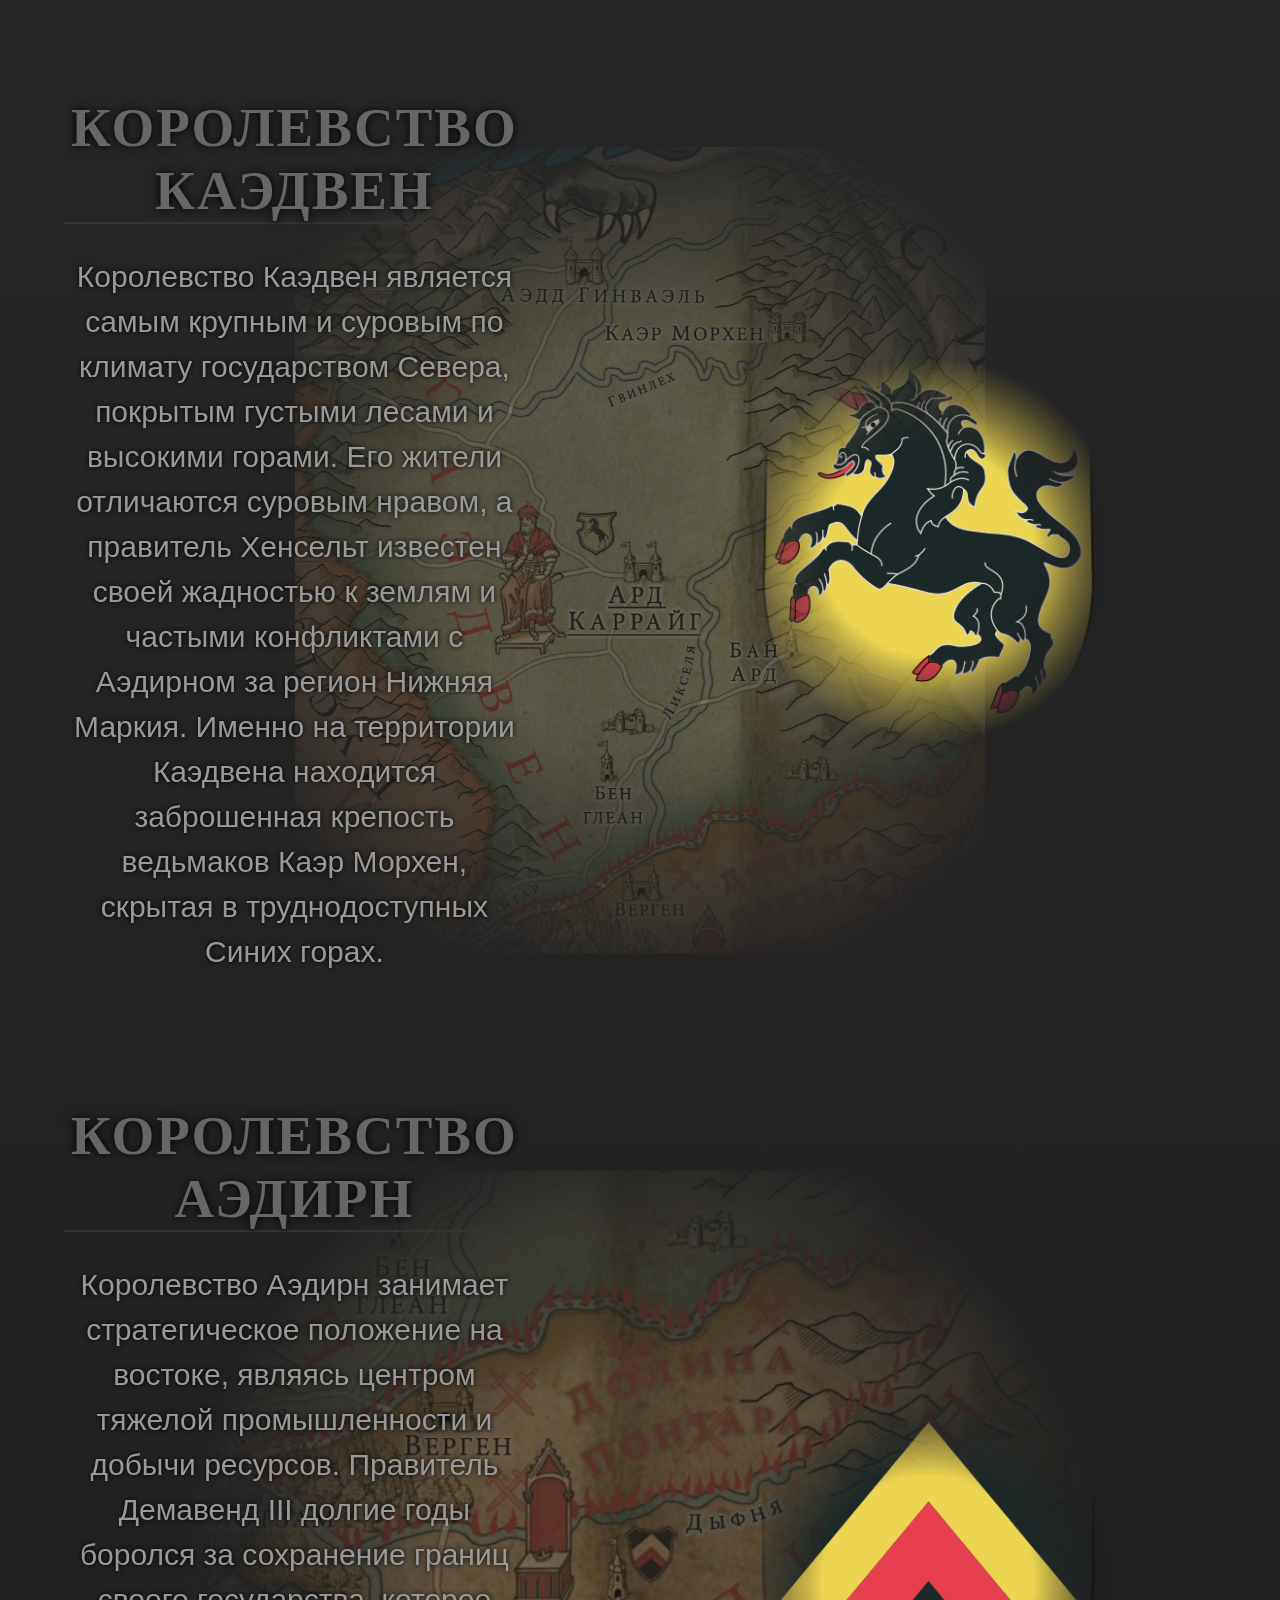
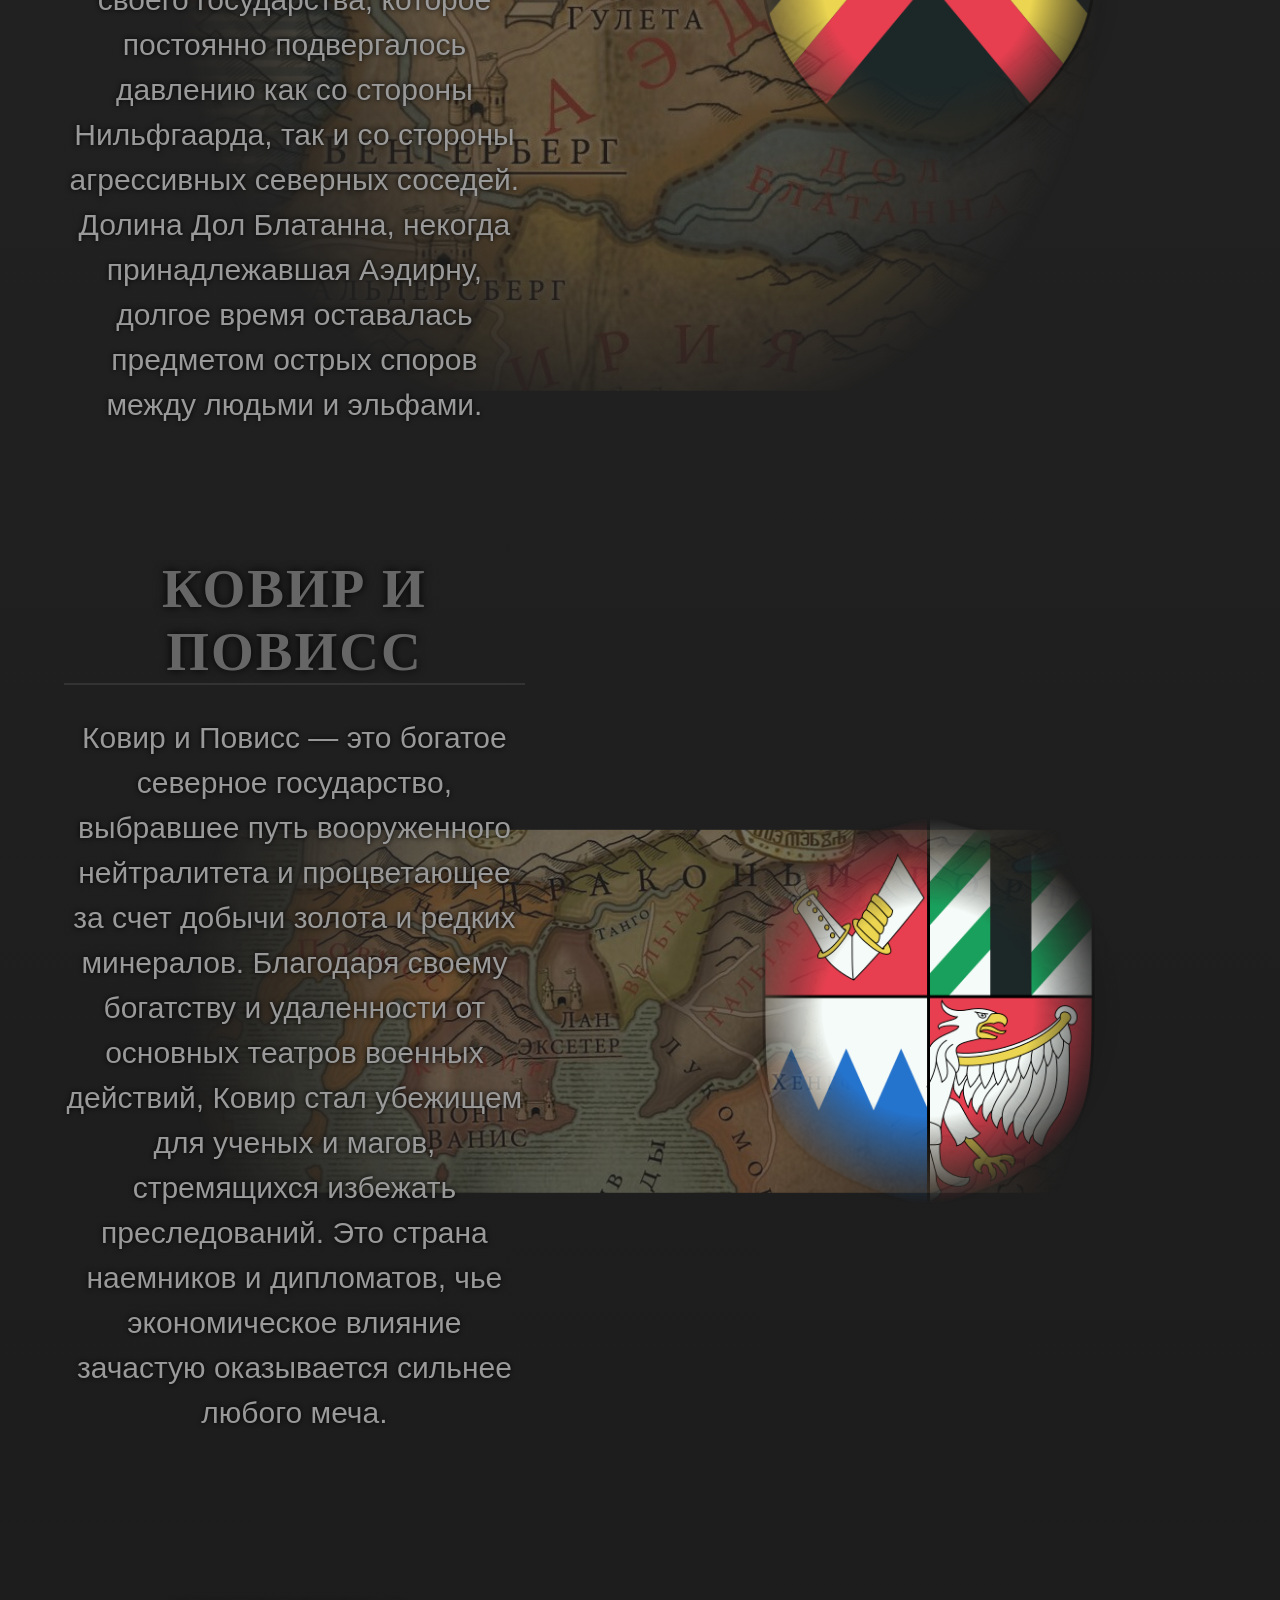
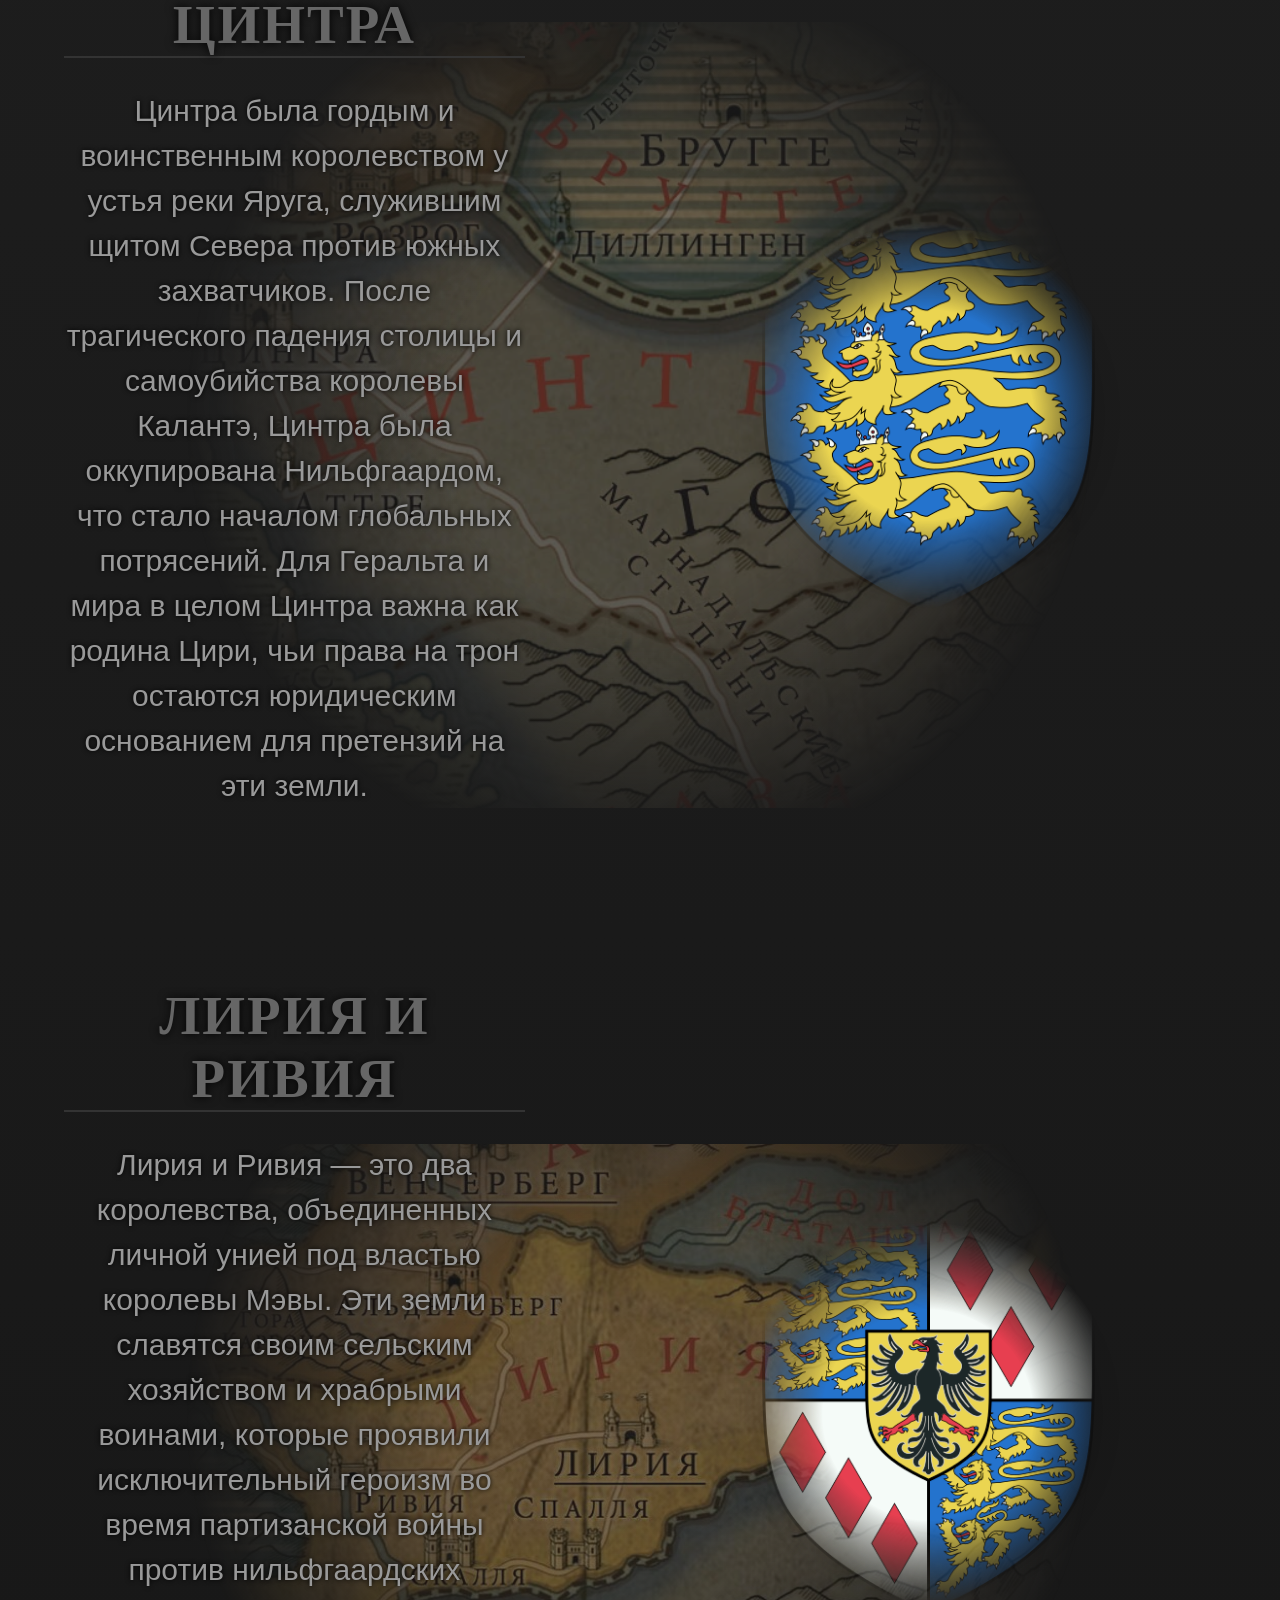
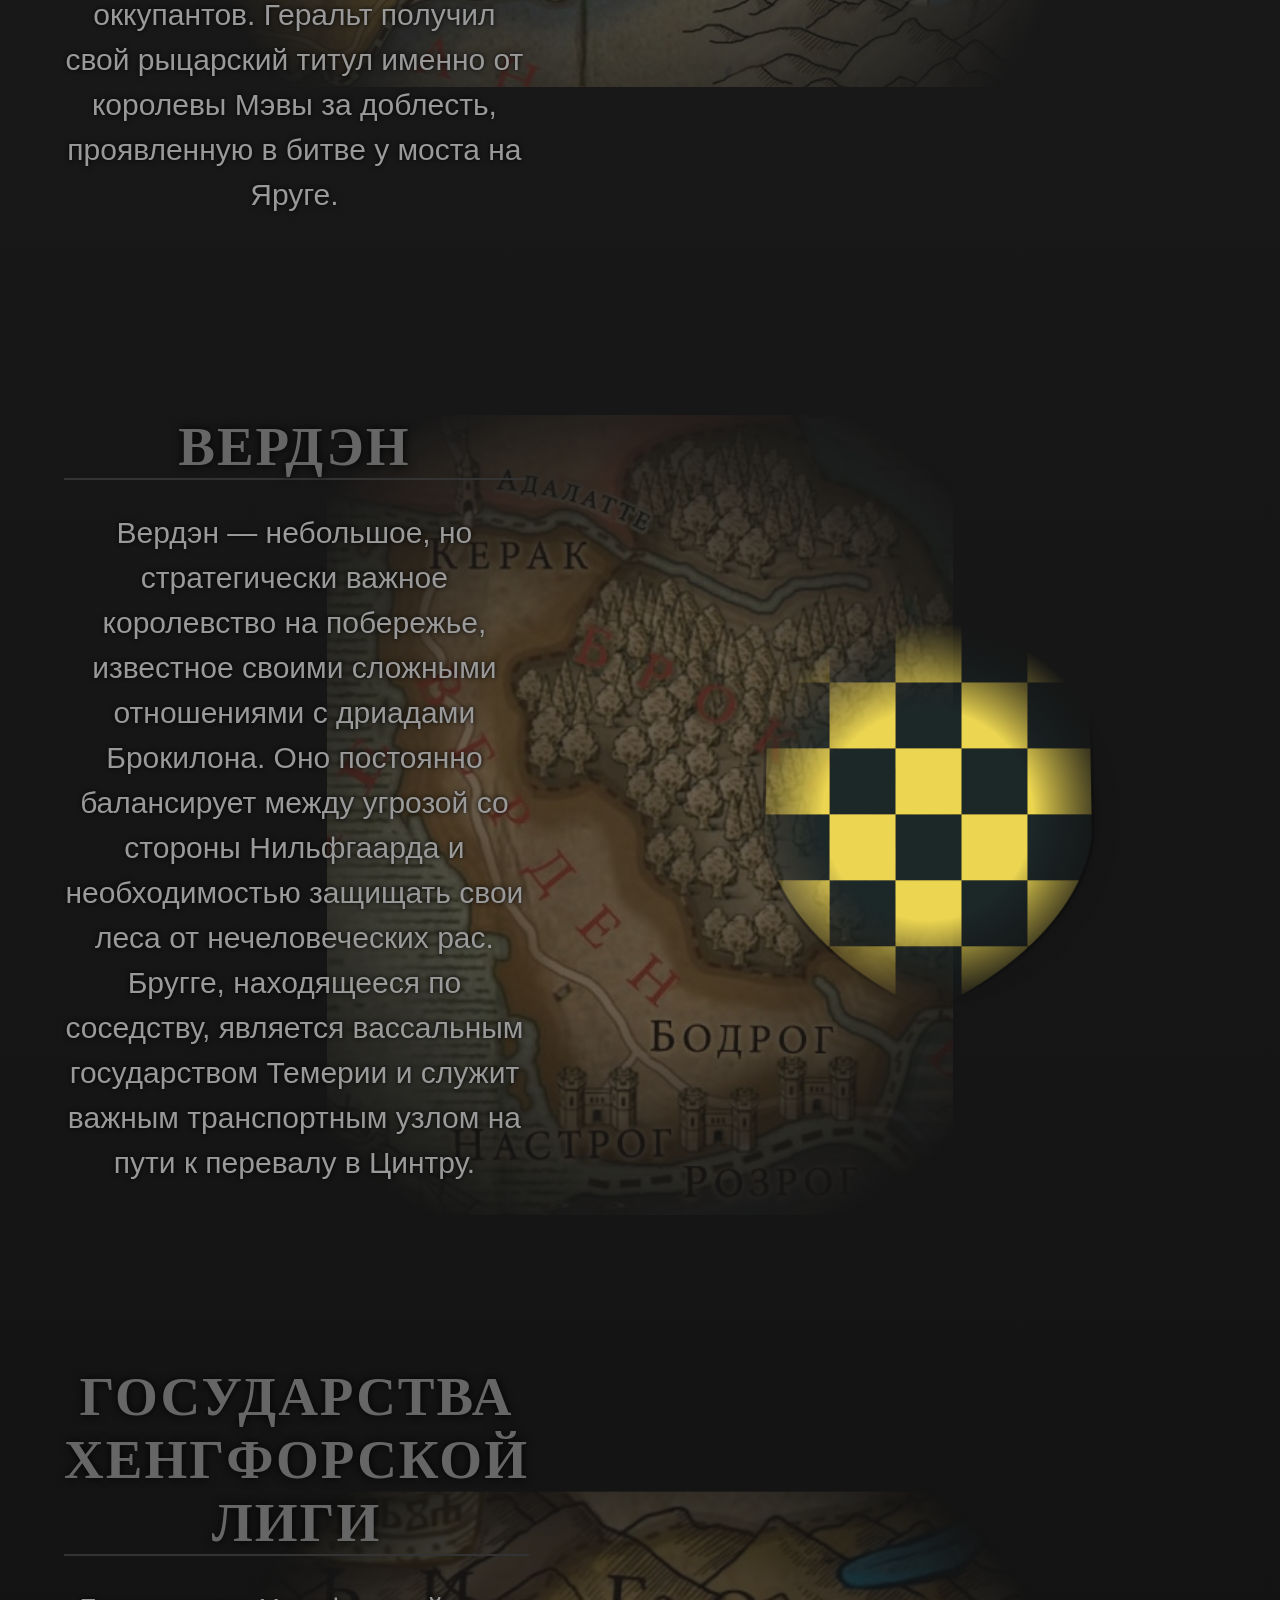
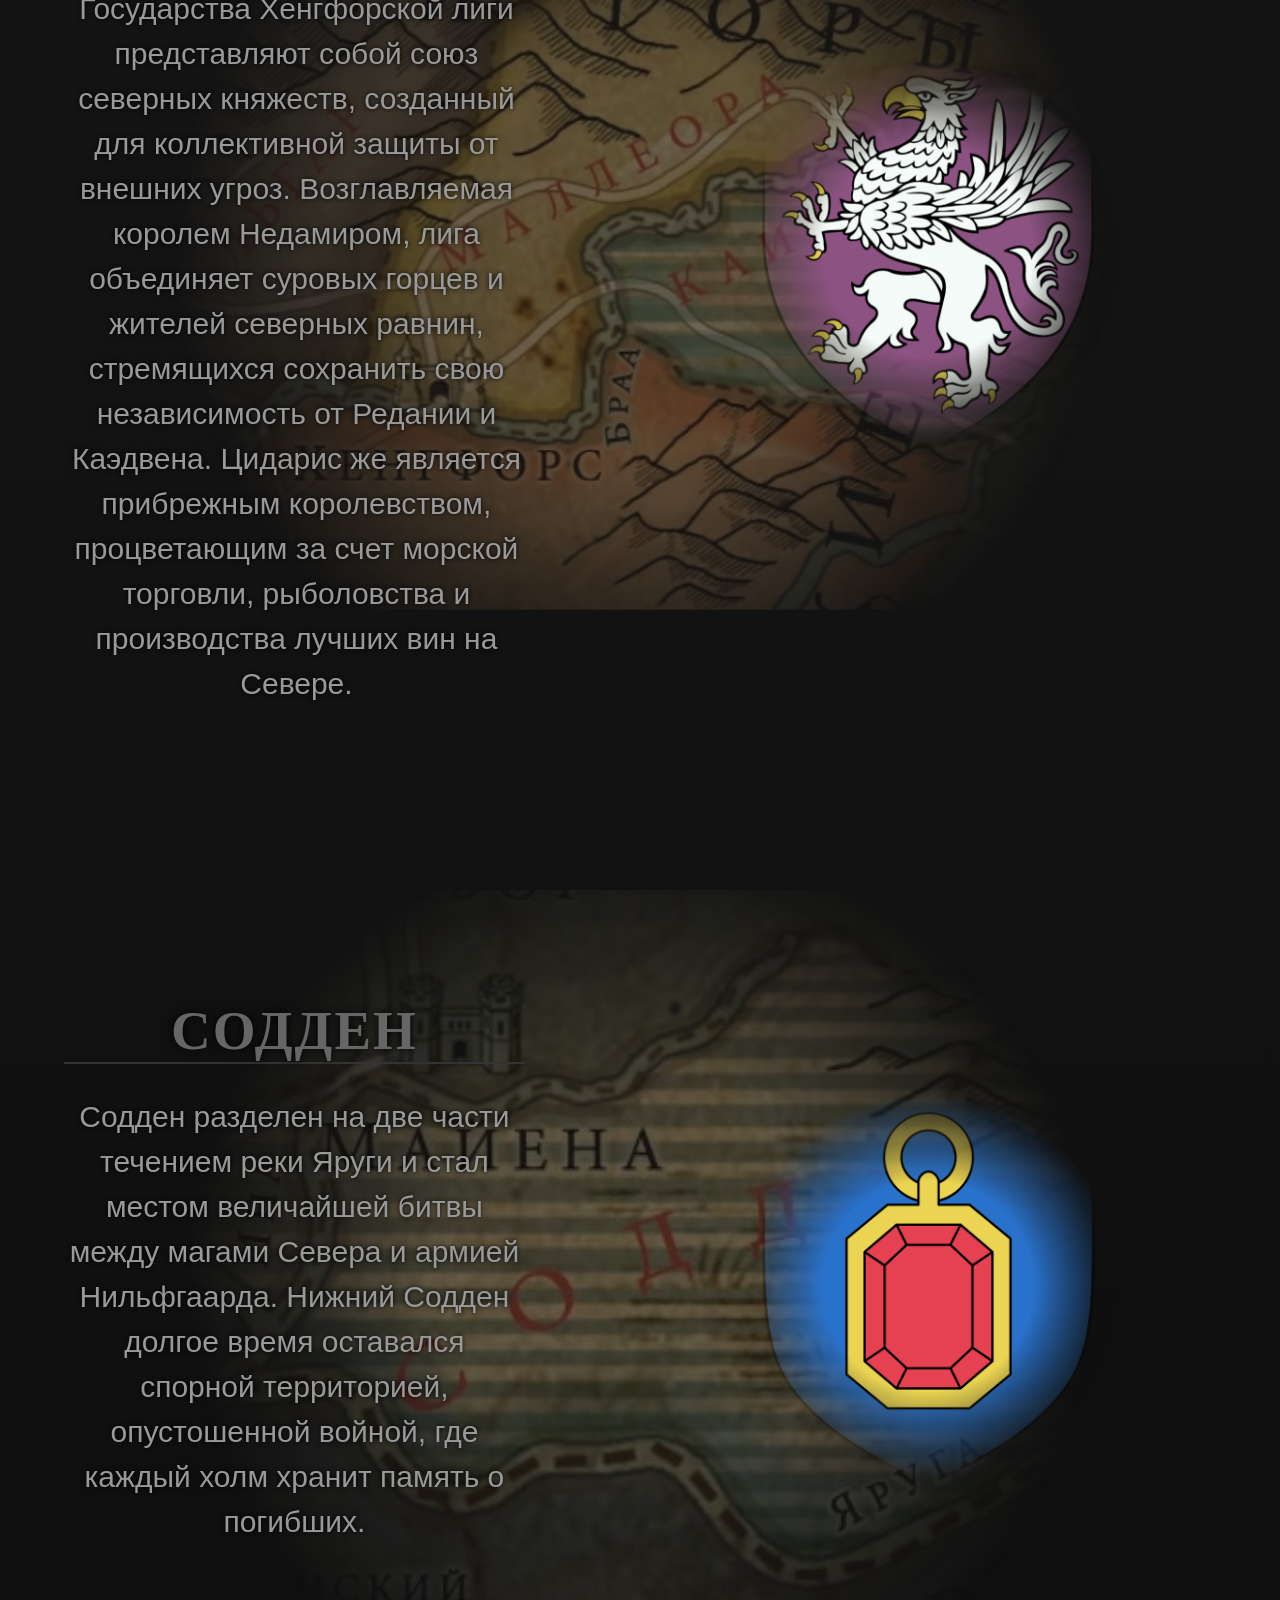
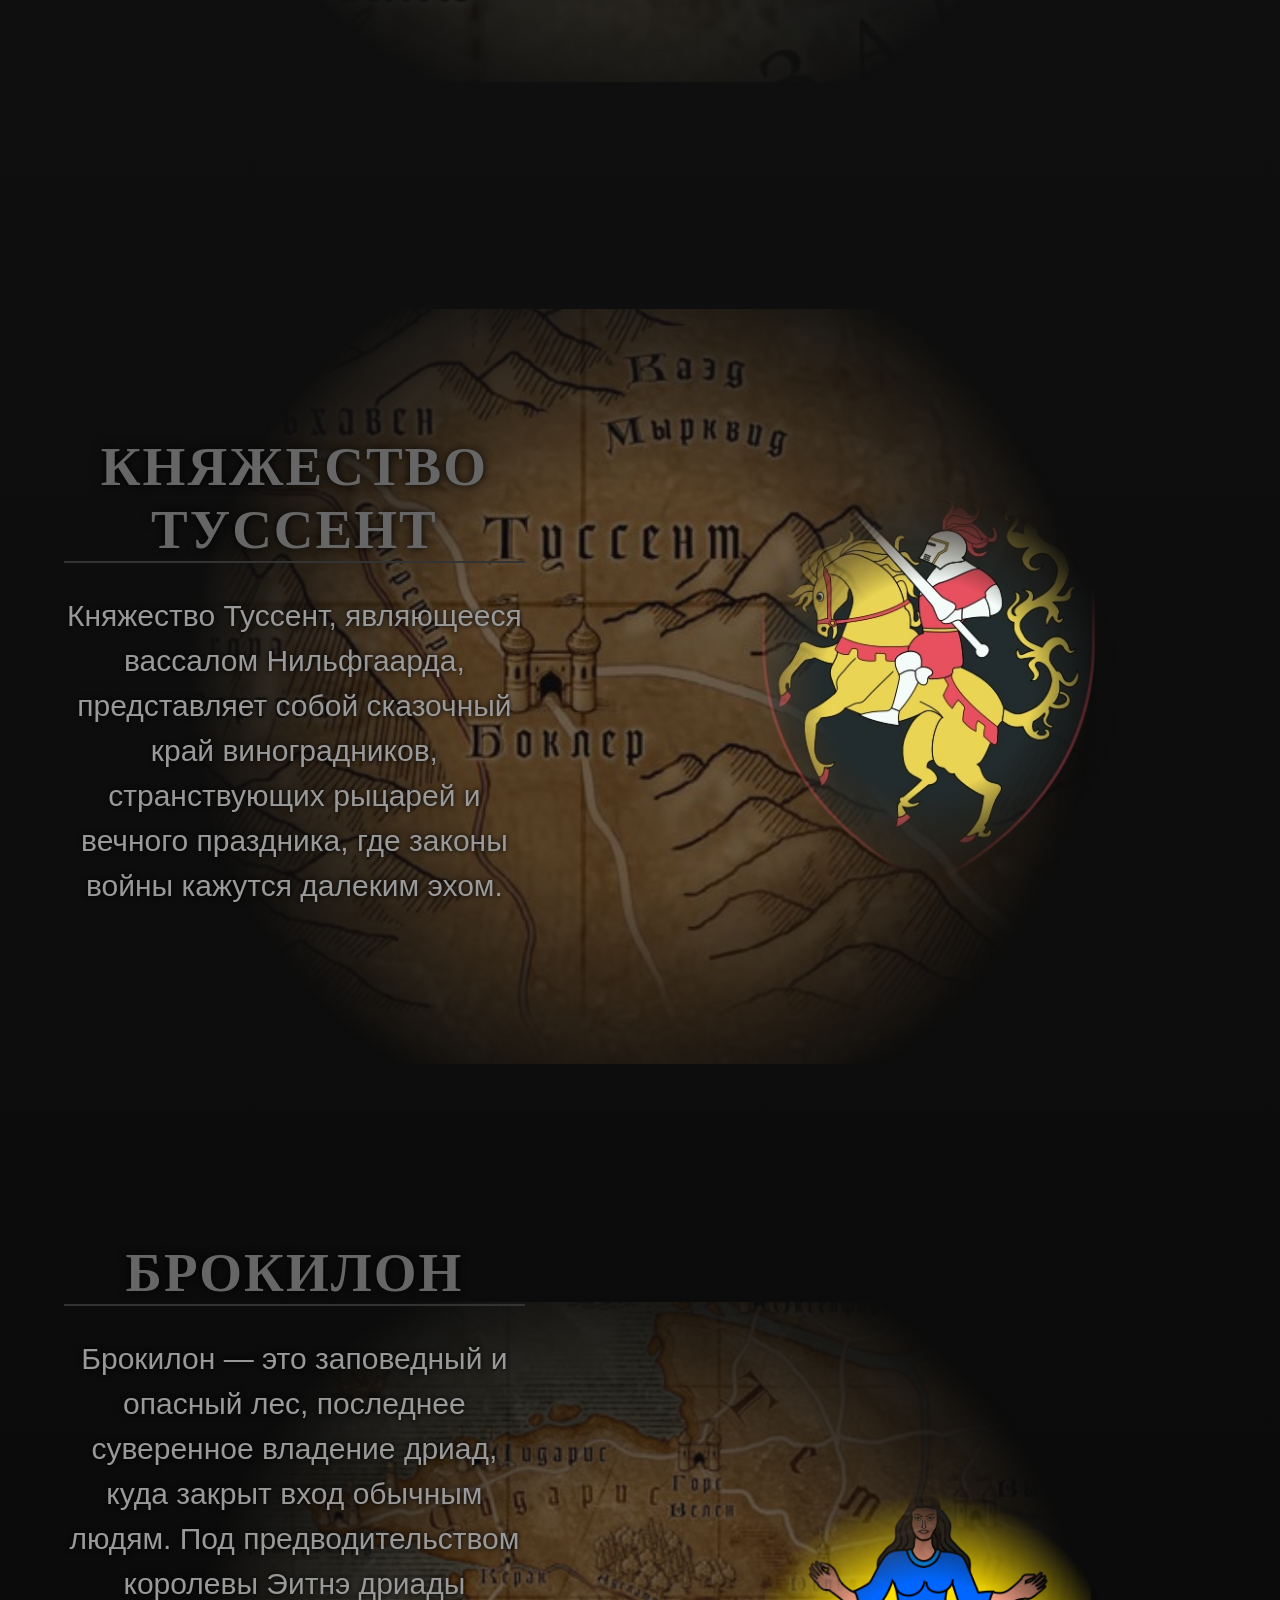
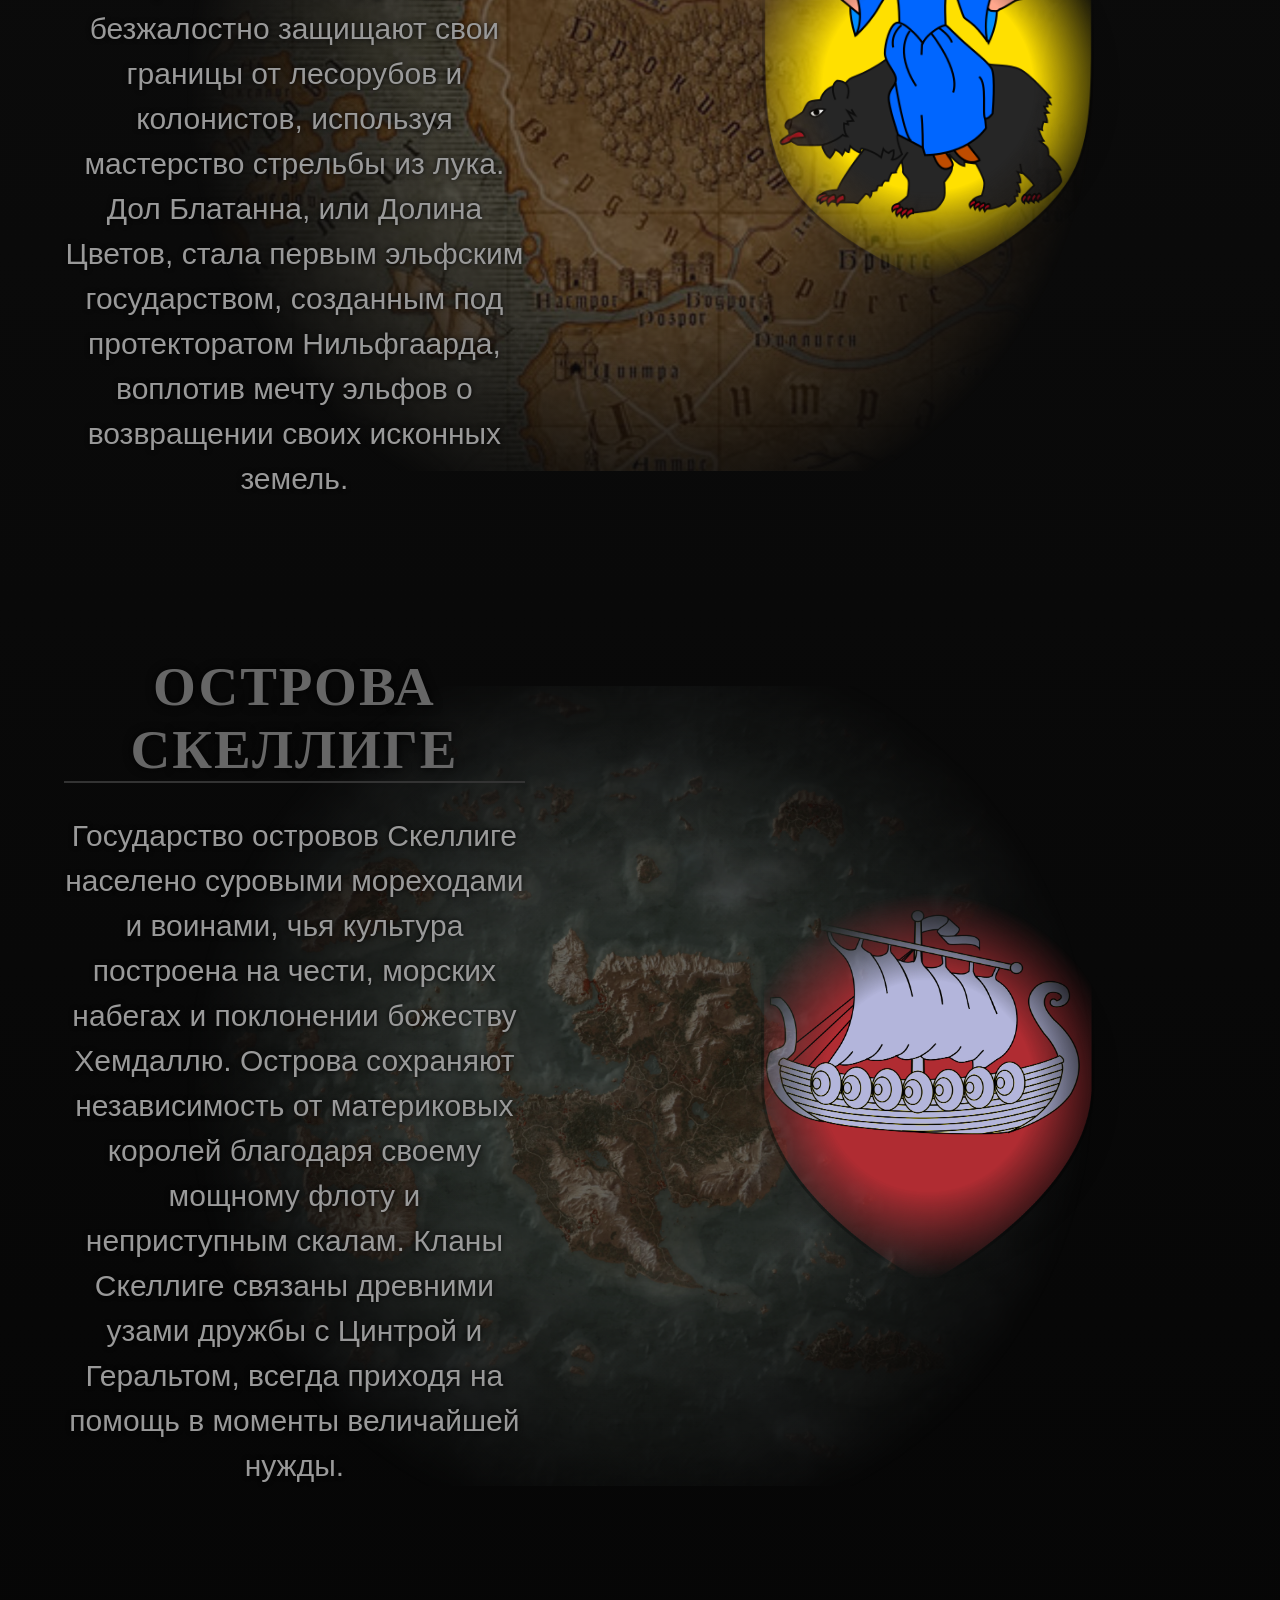
<file: world.html>
<!DOCTYPE html>
<html>

<head>
<title>Мир ведьмака</title>
<meta charset="UTF-8">
<link rel="stylesheet" href="css.css">
<link rel="icon" href="images/icon.png" type="image/png">
<meta name="viewport" content="width=device-width, initial-scale=1.0, maximum-scale=1.0, user-scalable=yes">
</head>

<body>

<header>
<div class="header">
<div class="burger">
<span></span>
<span></span>
<span></span>
</div>

<div class="logo">
<a href="#top"><img src="images/aard.jpg"></a>
</div>
</div>
</header>

<nav class="nav-menu">
<ul>
<li><a href="world.html">Мир и королевства</a></li>
<li><a href="characters.html">Персонажи</a></li>
<li><a href="locations.html">Основные локации</a></li>
<li><a href="monsters.html">Монстры</a></li>
<li><a href="saga.html">Сага</a></li>
<li><a href="index.html">Главная страница</a></li>
</ul>
</nav>
<div class="overlay"></div>

<main>
	<h1>Ведьмак</h1>
	<p class="main-p">Королевства вселенной ведьмака</p>

	<div class="witcher-page">
	
	<section class="kingdom-section">
		<p style="position:absolute; z-index:500; top:0; font-size: 30px">Карта Континента</p>
		<img src="images/world-map.jpg" style="width: 100%;height: 100%;object-fit: contain; opacity: 0.7; padding-top:20px;mask-image: radial-gradient(circle, black 20%, transparent 95%)">
	</section>
	
		<section class="kingdom-section">
		
		<div class="king-map-container">
			<img src="images/map-nilf.jpg" class="map-img" style="width: 100%;height: 100%;object-fit: contain; opacity: 0.7; padding-top:20px;mask-image: radial-gradient(circle, black 20%, transparent 80%)">
		</div>
			
		<div class="king-content">
			<div class="king-info">
				<h2>Нильфгаардская империя</h2>
				<p>Нильфгаардская империя представляет собой самое могущественное и обширное государство на юге Континента, известное своей жесткой дисциплиной, развитой экономикой и агрессивной экспансией. Под властью императора Эмгыра вар Эмрейса империя поглотила множество мелких королевств, превратив их в свои провинции и насаждая свои законы и культуру. Нильфгаардцы считают себя высшей кастой по сравнению с жителями Севера, а их армия, отличающаяся черными доспехами с изображением солнца, считается практически непобедимой в открытом бою.</p>
			</div>
			<div class="king-visuals">
				<img src="images/view-nilf-01.jpg" class="view-img active">
				<img src="images/view-nilf-02.jpg" class="view-img">
				<img src="images/view-nilf-03.jpg" class="view-img">
			</div>
		</div>
				
		</section>
		
		<section class="kingdom-section">
		
		<div class="king-map-container">
			<img src="images/map-temer.jpg" class="map-img">
		</div>
		
		<div class="king-content">
			<div class="king-info">
				<h2>Королевство Темерия</h2>
				<p>Королевство Темерия является одним из ключевых государств Северных королевств, играющим роль главного торгового и промышленного узла региона. При правлении короля Фольтеста Темерия превратилась в грозную силу с мощной рыцарской конницей и сильным флотом. Столица королевства, город Вызима, славится своими мануфактурами и сложной политической жизнью, где интересы короны часто пересекаются с влиянием Ордена Пылающей Розы и чародеев.</p>
			</div>
			<div class="king-visuals">
				<img src="images/view-temer-01.jpg" class="view-img active" >
				<img src="images/view-temer-02.jpg" class="view-img">
				<img src="images/view-temer-03.jpg" class="view-img">
			</div>
		</div>
				
		</section>
		
		<section class="kingdom-section">
		
		<div class="king-map-container">
			<img src="images/map-redaniya.jpg" class="map-img">
		</div>
		
		<div class="king-content">
			<div class="king-info">
				<h2>Королевство Редания</h2>
				<p>Королевство Редания славится своей лучшей в мире разведкой и огромными плодородными землями, которые делают ее житницей Севера. Под руководством короля Радовида V государство встало на путь жесткого милитаризма и борьбы с магическим влиянием, стремясь к абсолютному доминированию над соседями. Редания обладает внушительной армией и богатой культурой, сосредоточенной в Оксенфурте — крупнейшем университетском центре Континента.</p>
			</div>
			<div class="king-visuals">
				<img src="images/view-redaniya-01.jpg" class="view-img active">
				<img src="images/view-redaniya-02.jpg" class="view-img">
				<img src="images/view-redaniya-03.jpg" class="view-img">
			</div>
		</div>
				
		</section>
		
		<section class="kingdom-section">
		
		<div class="king-map-container">
			<img src="images/map-kaedven.jpg" class="map-img">
		</div>
		
		<div class="king-content">
			<div class="king-info">
				<h2>Королевство Каэдвен</h2>
				<p>Королевство Каэдвен является самым крупным и суровым по климату государством Севера, покрытым густыми лесами и высокими горами. Его жители отличаются суровым нравом, а правитель Хенсельт известен своей жадностью к землям и частыми конфликтами с Аэдирном за регион Нижняя Маркия. Именно на территории Каэдвена находится заброшенная крепость ведьмаков Каэр Морхен, скрытая в труднодоступных Синих горах.</p>
			</div>
			<div class="king-visuals">
				<img src="images/view-kaedven-01.jpg" class="view-img active">
				<img src="images/view-kaedven-02.jpg" class="view-img" >
				<img src="images/view-kaedven-03.jpg" class="view-img" >
			</div>
		</div>
				
		</section>
		
		<section class="kingdom-section">
		
		<div class="king-map-container">
			<img src="images/map-aedirn.jpg" class="map-img">
		</div>
		
		<div class="king-content">
			<div class="king-info">
				<h2>Королевство Аэдирн</h2>
				<p>Королевство Аэдирн занимает стратегическое положение на востоке, являясь центром тяжелой промышленности и добычи ресурсов. Правитель Демавенд III долгие годы боролся за сохранение границ своего государства, которое постоянно подвергалось давлению как со стороны Нильфгаарда, так и со стороны агрессивных северных соседей. Долина Дол Блатанна, некогда принадлежавшая Аэдирну, долгое время оставалась предметом острых споров между людьми и эльфами.</p>
			</div>
			<div class="king-visuals">
				<img src="images/view-aedirn-01.jpg" class="view-img active">
				<img src="images/view-aedirn-02.jpg" class="view-img">
				<img src="images/view-aedirn-03.jpg" class="view-img">
			</div>
		</div>
				
		</section>
		
		<section class="kingdom-section">
		
		<div class="king-map-container">
			<img src="images/map-kovirpovis.jpg" class="map-img">
		</div>
		
		<div class="king-content">
			<div class="king-info">
				<h2>Ковир и Повисс</h2>
				<p>Ковир и Повисс — это богатое северное государство, выбравшее путь вооруженного нейтралитета и процветающее за счет добычи золота и редких минералов. Благодаря своему богатству и удаленности от основных театров военных действий, Ковир стал убежищем для ученых и магов, стремящихся избежать преследований. Это страна наемников и дипломатов, чье экономическое влияние зачастую оказывается сильнее любого меча.</p>
			</div>
			<div class="king-visuals">
				<img src="images/view-kovirpovis-01.jpg" class="view-img active">
				<img src="images/view-kovirpovis-02.jpg" class="view-img">
				<img src="images/view-kovirpovis-03.jpg" class="view-img">
			</div>
		</div>
				
		</section>
		
		<section class="kingdom-section">
		
		<div class="king-map-container">
			<img src="images/map-cintra.jpg" class="map-img">
		</div>
		
		<div class="king-content">
			<div class="king-info">
				<h2>Цинтра</h2>
				<p>Цинтра была гордым и воинственным королевством у устья реки Яруга, служившим щитом Севера против южных захватчиков. После трагического падения столицы и самоубийства королевы Калантэ, Цинтра была оккупирована Нильфгаардом, что стало началом глобальных потрясений. Для Геральта и мира в целом Цинтра важна как родина Цири, чьи права на трон остаются юридическим основанием для претензий на эти земли.</p>
			</div>
			<div class="king-visuals">
				<img src="images/view-cintra-01.jpg" class="view-img active">
				<img src="images/view-cintra-02.jpg" class="view-img">
				<img src="images/view-cintra-03.jpg" class="view-img">
			</div>
		</div>
				
		</section>
		
		<section class="kingdom-section">
		
		<div class="king-map-container">
			<img src="images/map-liriarivia.jpg" class="map-img">
		</div>
		
		<div class="king-content">
			<div class="king-info">
				<h2>Лирия и Ривия</h2>
				<p>Лирия и Ривия — это два королевства, объединенных личной унией под властью королевы Мэвы. Эти земли славятся своим сельским хозяйством и храбрыми воинами, которые проявили исключительный героизм во время партизанской войны против нильфгаардских оккупантов. Геральт получил свой рыцарский титул именно от королевы Мэвы за доблесть, проявленную в битве у моста на Яруге.</p>
			</div>
			<div class="king-visuals">
				<img src="images/view-liriarivia-01.jpg" class="view-img active">
				<img src="images/view-liriarivia-02.jpg" class="view-img">
				<img src="images/view-liriarivia-03.jpg" class="view-img">
			</div>
		</div>
				
		</section>
		
		<section class="kingdom-section">
		
		<div class="king-map-container">
			<img src="images/map-verden.jpg" class="map-img">
		</div>
		
		<div class="king-content">
			<div class="king-info">
				<h2>Вердэн</h2>
				<p>Вердэн — небольшое, но стратегически важное королевство на побережье, известное своими сложными отношениями с дриадами Брокилона. Оно постоянно балансирует между угрозой со стороны Нильфгаарда и необходимостью защищать свои леса от нечеловеческих рас. Бругге, находящееся по соседству, является вассальным государством Темерии и служит важным транспортным узлом на пути к перевалу в Цинтру.</p>
			</div>
			<div class="king-visuals">
				<img src="images/view-verden-01.jpg" class="view-img active">
				<img src="images/view-verden-02.jpg" class="view-img">
			</div>
		</div>
				
		</section>
		
		<section class="kingdom-section">
		
		<div class="king-map-container">
			<img src="images/map-xeng.jpg" class="map-img">
		</div>
		
		<div class="king-content">
			<div class="king-info">
				<h2>Государства Хенгфорской лиги</h2>
				<p>Государства Хенгфорской лиги представляют собой союз северных княжеств, созданный для коллективной защиты от внешних угроз. Возглавляемая королем Недамиром, лига объединяет суровых горцев и жителей северных равнин, стремящихся сохранить свою независимость от Редании и Каэдвена. Цидарис же является прибрежным королевством, процветающим за счет морской торговли, рыболовства и производства лучших вин на Севере.</p>
			</div>
			<div class="king-visuals">
				<img src="images/view-xeng-01.jpg" class="view-img active">
				<img src="images/view-xeng-02.jpg" class="view-img">
			</div>
		</div>
				
		</section>
		
		<section class="kingdom-section">
		
		<div class="king-map-container">
			<img src="images/map-sodden.jpg" class="map-img">
		</div>
		
		<div class="king-content">
			<div class="king-info">
				<h2>Содден</h2>
				<p>Содден разделен на две части течением реки Яруги и стал местом величайшей битвы между магами Севера и армией Нильфгаарда. Нижний Содден долгое время оставался спорной территорией, опустошенной войной, где каждый холм хранит память о погибших. </p>
			</div>
			<div class="king-visuals">
				<img src="images/view-sodden-01.jpg" class="view-img active">
				<img src="images/view-sodden-02.jpg" class="view-img">
			</div>
		</div>
				
		</section>
		
		<section class="kingdom-section">
		
		<div class="king-map-container">
			<img src="images/map-tussent.jpg" class="map-img">
		</div>
		
		<div class="king-content">
			<div class="king-info">
				<h2>Княжество Туссент</h2>
				<p>Княжество Туссент, являющееся вассалом Нильфгаарда, представляет собой сказочный край виноградников, странствующих рыцарей и вечного праздника, где законы войны кажутся далеким эхом.</p>
			</div>
			<div class="king-visuals">
				<img src="images/view-tussent-01.jpg" class="view-img active">
				<img src="images/view-tussent-02.jpg" class="view-img">
				<img src="images/view-tussent-03.jpg" class="view-img" >
			</div>
		</div>
				
		</section>
		
		<section class="kingdom-section">
		
		<div class="king-map-container">
			<img src="images/map-brokilon.jpg" class="map-img">
		</div>
		
		<div class="king-content">
			<div class="king-info">
				<h2>Брокилон</h2>
				<p>Брокилон — это заповедный и опасный лес, последнее суверенное владение дриад, куда закрыт вход обычным людям. Под предводительством королевы Эитнэ дриады безжалостно защищают свои границы от лесорубов и колонистов, используя мастерство стрельбы из лука. Дол Блатанна, или Долина Цветов, стала первым эльфским государством, созданным под протекторатом Нильфгаарда, воплотив мечту эльфов о возвращении своих исконных земель.</p>
			</div>
			<div class="king-visuals">
				<img src="images/view-brokilon-01.jpg" class="view-img active">
				<img src="images/view-brokilon-02.jpg" class="view-img">
				<img src="images/view-brokilon-03.jpg" class="view-img">
			</div>
		</div>
				
		</section>
		
		<section class="kingdom-section">
		
		<div class="king-map-container">
			<img src="images/map-skellige.jpg" class="map-img">
		</div>
		
		<div class="king-content">
			<div class="king-info">
				<h2>Острова Скеллиге</h2>
				<p>Государство островов Скеллиге населено суровыми мореходами и воинами, чья культура построена на чести, морских набегах и поклонении божеству Хемдаллю. Острова сохраняют независимость от материковых королей благодаря своему мощному флоту и неприступным скалам. Кланы Скеллиге связаны древними узами дружбы с Цинтрой и Геральтом, всегда приходя на помощь в моменты величайшей нужды.</p>
			</div>
			<div class="king-visuals">
				<img src="images/view-skellige-01.jpg" class="view-img active">
				<img src="images/view-skellige-02.jpg" class="view-img">
				<img src="images/view-skellige-03.jpg" class="view-img">
				<img src="images/view-skellige-04.jpg" class="view-img"
				>
				<img src="images/view-skellige-05.jpg" class="view-img">
			</div>
		</div>
				
		</section>
		
		<section class="kingdom-section">
		
		<div class="king-map-container">
			<img src="images/map-zarekanhanklad.jpg" class="map-img">
		</div>
		
		<div class="king-content">
			<div class="king-info">
				<h2>Зеррикания и Хакланд</h2>
				<p>Зеррикания и Хакланд — это загадочные земли на далеком востоке, отделенные от остального мира Огненными горами и пустынями. Зеррикания известна своими воительницами, культом золотого дракона и передовыми познаниями в алхимии и использовании пороха. Хакланд же населен кочевыми племенами великих наездников, о которых на Севере ходят легенды как о неудержимой силе, способной однажды захватить весь мир.</p>
			</div>
			<div class="king-visuals">
				<img src="images/view-zarekanhanklad-01.jpg" class="view-img active">
				<img src="images/view-zarekanhanklad-02.jpg" class="view-img">
			</div>
		</div>
				
		</section>
		
		<section class="kingdom-section">
		
		<div class="king-map-container">
			<img src="images/map-ofirzangvebar.jpg" class="map-img">
		</div>
		
		<div class="king-content">
			<div class="king-info">
				<h2>Офир и Зангвебар</h2>
				<p>Офир и Зангвебар — заморские страны, расположенные далеко за Великим морем, о которых жители Континента знают лишь из рассказов путешественников и редких товаров. Офир славится своими изысканными доспехами, математиками и философами, а его культура кардинально отличается от европейского уклада Севера. Зангвебар известен как страна экзотических животных и редких специй, оставаясь для большинства обитателей Севера мифическим краем.</p>
			</div>
			<div class="king-visuals">
				<img src="images/view-ofirzangvebar-01.jpg" class="view-img active">
				<img src="images/view-ofirzangvebar-02.jpg" class="view-img">
				<img src="images/view-ofirzangvebar-03.jpg" class="view-img">
				<img src="images/view-ofirzangvebar-04.jpg" class="view-img">
				<img src="images/view-ofirzangvebar-05.jpg" class="view-img">
			</div>
		</div>
				
		</section>
		
	</div>
	

</main>

<footer>
<div class="footer-author">
<p>&copy; 2026 Witcher Lore Project. Все права защищены. Разработано в рамках практической работы по итоговому ТЗ</p>
</div>

</div>

</footer>

<script src="js.js"></script>
</body>
</html>
</file>
<file: css.css>
body{
	background: linear-gradient(to bottom, #333333, #000000);
	min-height: 100vh;
	color: white;
	font-family: sans-serif;
	overflow-X: hidden;
	margin: 0;
	padding: 0;
}

.header{
	display: flex;
	justify-content: space-between;
	align-items: center;
	padding: 10px 20px;
	background: #000;
	position: fixed;
	z-index: 998;
	top: 0;
	left: 0;
	right: 0;
}

.burger{
	display: flex;
	flex-direction: column;
	gap: 5px;
	cursor: pointer;
}

.witcher-page-book{
	margin-top: 80px;
}

.burger span {
	width: 30px;
	height: 3px;
	background: #fff;
	transition: 0.3s;
}

.logo{
	display: flex;
	flex-direction: column;
	gap: 5px;
	cursor: pointer;
}

.logo img{
	border-radius: 10px;
	width: 50px;
	transition: filter 0.3s ease;
}

.logo img:hover{
	filter: drop-shadow(0 0 10px #87ceeb) brightness(120%);
	cursor: pointer;
}

.nav-menu {
	position: fixed;
    top: 0;
    left: -350px;
    width: 300px;
    height: 100vh;
    background: linear-gradient(135deg, #1a1a1a 0%, #0d0d0d 100%);
    border-right: 2px solid #333;
    box-shadow: 5px 0 15px rgba(0, 0, 0, 0.5);
    transition: 0.4s;
    z-index: 1000;
    padding: 80px 20px;
}

.nav-menu.active {
    left: 0;
}

.nav-menu ul {
    list-style: none;
    padding: 0;
}

.nav-menu li {
    margin-bottom: 25px;
}

.nav-menu a {
    color: #b8b8b8;
    text-decoration: none;
    font-size: 120%;
    font-family: 'Georgia', serif;
    text-transform: uppercase;
    letter-spacing: 2px;
    transition: 0.3s;
    display: block;
}

.nav-menu a:hover {
    color: #87ceeb;
    padding-left: 10px;
    text-shadow: 0 0 8px rgba(135, 206, 235, 0.6);
}

.overlay {
    position: fixed;
    top: 0;
    left: 0;
    width: 100%;
    height: 100%;
    background: rgba(0, 0, 0, 0.7);
    display: none;
    z-index: 999;
}

.overlay.active {
    display: block;
}

.card-grid{
	display: grid;
	grid-template-columns: repeat(auto-fit, minmax(270px, 1fr));
	gap: 25px;
	margin: 0 auto;
	max-width: 1400px;
	padding: 50px 5%;
}

.card{
	position: relative;
	height: 400px;
	display: flex;
	align-items: flex-end;
	text-decoration: none;
	border: 1px solid #333;
	transition: transform 0.4s ease, border-color 0.4s ease;
	overflow: hidden;
	cursor: pointer;
}

.card h3{
	color: white;
	font-size: 22px;
	margin: 0 0 10px 0;
	text-transform: uppercase;
	letter-spacing: 1px;
	font-family: 'Georgia', serif;
	transition: color 0.2s ease;
}

.card p{
	color: lightgrey;
	font-size: 14px;
	line-height: 1.4;
	opacity: 0.9;

}

.card:hover{
	transform: translateY(-10px);
	border-color: #87ceeb;
	filter: drop-shadow(0 0 10px #87ceeb) brightness(120%);
}

.card-icon{
	position: absolute;
	top: 0;
	left: 0;
	width: 100%;
	height: 100%;
	z-index: 1;
	background-size: cover;
	background-position: center;
	filter: grayscale(50%) brightness(60%);
	transition: transform 0.4s ease;
}

.card-content{
	position: relative;
	z-index: 2;
	padding: 20px;
	width: 100%;
	background: linear-gradient(to top, rgba(0, 0, 0, 0.9), transparent);
}

.card-num{
	display: block;
	font-size: 14px;
	color: #87ceeb;
	font-weight: bold;
	margin-bottom: 5px;
	font-family: 'Georgia', serif;
}

.card:hover .card-icon{
	transform: scale(1.05);
	filter: grayscale(0%) brightness(80%);
}

.card:hover h3{
	color: #87ceeb;
}

.book-section {
	display: flex;
	flex-direction: column;
	justify-content: center;
	min-height: 100vh;
	opacity: 0;
	transition: opacity 1s ease;
	margin: auto;
	padding: 50px 0;
}

.book-info{
	display: grid;
	place-items: center;
	padding: 20px;
}

.book-info h2{
	color: #666;
	font-size: 55px;
	text-transform: uppercase;
	letter-spacing: 2px;
	margin: 0 0 20px 0;
	padding: 0 20px;
	border-bottom: 2px solid #333;
	text-align: center;
	font-family: 'Georgia', serif;
	transform: translateY(30px);
	transition: all 0.8s ease-out;
	width: auto;
}

.book-info p{
	color: #999;
	max-width: 880px;
	font-size: 30px;
	text-align: center;
	opacity: 0;
    transform: translateY(30px);
    transition: all 0.8s ease-out;
    transition-delay: 0.4s;
	line-height: 1.6;
}

.char-section {
	display: flex;
	flex-direction: row;
	min-height: 100vh;
	align-items: center;
	opacity: 0;
	transition: opacity 1s ease;
	gap: 20px;
	padding: 0 5%;
}

.char-info {
	flex: 1;
	padding: 20px;
}

.char-info h2{
	color: #666;
	font-size: 55px;
	text-transform: uppercase;
	letter-spacing: 2px;
	margin: 0 0 20px 0;
	padding: 0;
	border-bottom: 2px solid #333;
	text-align: center;
	font-family: 'Georgia', serif;
	transform: translateY(30px);
	transition: all 0.8s ease-out;
	width: auto;
}

.char-info p{
	color: #999;
	max-width: 600px;
	font-size: 30px;
	padding-left: 50px;
	text-align: center;
	opacity: 0;
    transform: translateY(30px);
    transition: all 0.8s ease-out;
    transition-delay: 0.4s;
    line-height: 1.6;
    margin: 0 auto;
    padding: 0;
}

.char-visual {
	flex: 1;
	height: 70vh;
	position: relative;
	mask-image: radial-gradient(circle, rgba(0,0,0,1) 30%, rgba(0,0,0,0) 70%);
}

.char-visual::after {
    content: '';
    position: absolute;
    top: 0;
    left: 0;
    width: 100%;
    height: 100%;
    background: radial-gradient(circle, transparent 30%, rgba(0, 0, 0, 0.5) 80%, rgba(0, 0, 0, 0.8) 100%);
    pointer-events: none;
    z-index: 2;
}

.slider-img {
	position: absolute;
    width: 100%;
    height: 100%;
    object-fit: cover;
    opacity: 0;
    transition: opacity 1.5s ease-in-out;
}

.slider-img.active {
    opacity: 1;
}

.kingdom-section {
    position: relative;
    min-height: 100vh;
    display: flex;
    justify-content: center;
    align-items: center;
	opacity: 0;
    transition: opacity 1s ease;
	padding: 50px 0;
}

.king-map-container {
    position: absolute;
    top: 50%;
    left: 50%;
    transform: translate(-50%, -50%);
    width: 80%;
    height: 80%;
    z-index: 1;
    pointer-events: none;
    mask-image: radial-gradient(circle, black 30%, transparent 70%);
}

.map-img {
    width: 100%;
    height: 100%;
    object-fit: contain;
    opacity: 0.4;
}

.king-content {
    position: relative;
    z-index: 2;
    width: 90%;
    display: flex;
    justify-content: space-between;
    align-items: center;
	gap: 30px;
}

.king-info {
    flex: 0 0 40%;
}

.king-visuals {
    flex: 0 0 50%;
    height: 400px;
    position: relative;
    mask-image: radial-gradient(circle, black 30%, transparent 55%);
}

.king-visuals::after {
    content: '';
    position: absolute;
    top: 0;
    left: 0;
    width: 100%;
    height: 100%;
    background: radial-gradient(circle, transparent 30%, rgba(0, 0, 0, 0.5) 80%, rgba(0, 0, 0, 0.8) 100%);
    pointer-events: none;
    z-index: 2;
}

.view-img {
    position: absolute;
    width: 100%;
    height: 100%;
    object-fit: contain;
    opacity: 0;
    transition: opacity 1.5s ease;
}

.view-img.active {
    opacity: 1;
}

.king-info h2 {
	color: #666;
	font-size: 55px;
	text-transform: uppercase;
	letter-spacing: 2px;
	margin: 0 0 20px 0;
	padding: 0;
	border-bottom: 2px solid #333;
	text-align: center;
	font-family: 'Georgia', serif;
    text-shadow: 0 0 10px rgba(0,0,0,1);
	opacity: 0;
    transform: translateY(30px);
    transition: all 0.8s ease-out;
    width: auto;
}

.king-info p {
	color: #999;
	font-size: 30px;
	text-align: center;
	opacity: 0;
    transform: translateY(30px);
    transition: all 0.8s ease-out;
    transition-delay: 0.4s;
    text-shadow: 0 0 5px rgba(0,0,0,1);
    line-height: 1.5;
}

main{
	padding-top: 80px;
	max-width: 1920px;
	margin: 0 auto;
}

main h1{
	color: white;
	font-size: 55px;
	margin: 10px;
	text-transform: uppercase;
	letter-spacing: 1px;
	font-family: 'Georgia', serif;
	text-align: center;
	transition: all 0.4s ease;
}

main h1:hover{
	letter-spacing: 5px;
    text-shadow: 0 0 8px rgba(135, 206, 235, 0.6);
}

.main-p{
	color: white;
	font-size: 25px;
	margin: 10px;
	letter-spacing: 1px;
	font-family: 'Georgia', serif;
	text-align: center;
}

footer{
	background-color: #121212;
	border-color: 2px solid #87ceeb;
	padding: 40px 5% 20px;
	margin-top: 50px;
	position: relative;
    clear: both;
}

.footer-content{
	display: grid;
	grid-template-columns: repeat(auto-fit, minmax(300px, 1fr));
	gap: 40px;
	max-width: 1200px;
	margin: 0 auto;
}

.footer-div h4{
	color: #d4af37;
	text-transform: uppercase;
	margin-bottom: 20px;
	letter-spacing: 2px;
}

.footer-div a{
	color: #87ceeb;
	text-decoration: none;
}

.footer-div p{
	color: #666;
}

.social-icon {
    display: flex;
    gap: 15px;
    margin-top: 15px;
}

.social-icon img{
	background-color: white;
	border: 1px solid #666;
	border-radius: 50%;
    transition: 0.3s;
}

.social-icon img:hover{
	box-shadow: 0 0 10px rgba(96, 199, 240, 0.5);
    transform: translateY(-3px);
}

#contact-form input, #contact-form textarea{
	width: 100%;
	background: black;
	border: 1px solid #444;
	color: white;
	padding: 10px;
	margin-bottom: 10px;
	font-family: inherit;
	border-radius: 4px;
}

.form-btn{
	background: #87ceeb;
	color: white;
	border: none;
	padding: 10px 25px;
	cursor: pointer;
	text-transform: uppercase;
	transition: 0.3s;
	font-weight: bold;
}

.form-btn:hover{
	background: #5fa6c2;
	box-shadow: 0 0 10px rgba(96, 199, 240, 0.5);
}

.footer-author {
	grid-column: 1 / -1;
	text-align: center;
	margin-top: 40px;
	padding-top: 20px;
	border-top: 1px solid #333;
	color: #666;
}

.book-section:last-of-type {
    margin-bottom: 0;
}

/*планшеты от 768px до 1024px*/
@media (min-width: 768px) and (max-width: 1024px) {
    .char-section {
        flex-direction: column;
        justify-content: center;
        padding: 40px 5%;
        gap: 30px;
    }
    
    .char-visual {
        width: 100%;
        height: 500px;
        order: 2;
        position: relative;
        mask-image: radial-gradient(circle, rgba(0,0,0,1) 40%, rgba(0,0,0,0) 84%);
    }
    
    .slider-img {
        position: absolute;
        width: 100%;
        height: 100%;
        object-fit: contain;
        object-position: center;
    }
    
    .char-info {
        order: 1;
        width: 100%;
    }
    
    .char-info h2 {
        font-size: 48px;
    }
    
    .char-info p {
        font-size: 22px;
        max-width: 90%;
        margin: 0 auto;
    }
    
    .king-visuals {
        width: 100%;
        height: 400px;
        order: 2;
        position: relative;
        mask-image: radial-gradient(circle, black 35%, transparent 65%);
    }
    
    .view-img {
        position: absolute;
        width: 100%;
        height: 100%;
        object-fit: contain;
        object-position: center;
    }
    
    .king-content {
        flex-direction: column;
        gap: 30px;
    }
    
    .king-info {
        order: 1;
        width: 100%;
    }
    
    .book-section .card-grid {
        grid-template-columns: repeat(2, 1fr);
        gap: 20px;
    }
}

/*телефоны от 481px до 767px*/
@media (min-width: 481px) and (max-width: 767px) {
    main h1 {
        font-size: 38px;
    }
    
    .main-p {
        font-size: 18px;
        padding: 0 15px;
    }
    
    .char-info h2, .king-info h2, .book-info h2 {
        font-size: 32px;
    }
    
    .char-info p, .king-info p, .book-info p {
        font-size: 18px;
        line-height: 1.5;
    }
    
    .card {
        height: 320px;
    }
    
    .card h3 {
        font-size: 18px;
    }    
    .card p {
        font-size: 12px;
    }
    
    .nav-menu {
        width: 280px;
        left: -350px;
    }
    
    .footer-content {
        grid-template-columns: 1fr;
        text-align: center;
        gap: 35px;
    }
    
    .social-icon {
        justify-content: center;
    }

    .char-section {
        flex-direction: column;
        padding: 30px 4%;
        gap: 25px;
        min-height: auto;
    }
    
    .char-visual {
        width: 100%;
        height: 450px;
        min-height: 400px;
        order: 2;
        position: relative;

    }
    
    .slider-img {
        position: absolute;
        width: 100%;
        height: 100%;
        object-fit: contain;
        object-position: center;
    }
    
    .char-info {
        order: 1;
        width: 100%;
        padding: 15px;
    }
    
    .char-info p {
        max-width: 100%;
        font-size: 18px;
    }

    .kingdom-section {
        padding: 40px 0;
        min-height: auto;
    }
    
    .king-content {
        flex-direction: column;
        width: 95%;
        gap: 20px;
    }
    
    .king-info {
        width: 100%;
        order: 1;
    }
    
    .king-info h2 {
        font-size: 32px;
    }
    
    .king-info p {
        font-size: 18px;
        padding: 0 15px;
    }
    
    .king-visuals {
        width: 100%;
        height: 350px;
        min-height: 300px;
        order: 2;
        position: relative;
        mask-image: radial-gradient(circle, black 40%, transparent 60%);
    }
    
    .view-img {
        position: absolute;
        width: 100%;
        height: 100%;
        object-fit: contain;
        object-position: center;
    }
    
    .king-map-container {
        width: 100%;
        opacity: 0.2;
        mask-image: radial-gradient(circle, black 15%, transparent 85%);
    }
    
    .book-section {
        min-height: auto;
        padding: 30px 0;
    }
    
    .witcher-page-book {
        margin-top: 10px;
    }
    
    .book-section .card-grid {
        grid-template-columns: 1fr;
        gap: 20px;
        padding: 20px 4%;
    }
    
    .book-section .card {
        min-height: 280px;
        height: auto;
    }
    
    .book-info p {
        font-size: 18px;
        padding: 0 15px;
    }
    
    .book-info h2 {
        font-size: 32px;
        padding: 0 15px;
    }
    
    .book-section:last-of-type {
        padding-bottom: 30px;
    }
    
    .card-grid {
        grid-template-columns: 1fr;
        gap: 20px;
        padding: 30px 4%;
    }
    
    .footer-div h4 {
        font-size: 18px;
    }
    
    .footer-div p, .footer-div a {
        font-size: 14px;
    }
    
    #contact-form input, #contact-form textarea {
        font-size: 14px;
    }
    
    .form-btn {
        width: 100%;
        padding: 12px;
    }
	
	.char-visual::after,
    .king-visuals::after {
        background: radial-gradient(circle, transparent 35%, rgba(0, 0, 0, 0.45) 75%, rgba(0, 0, 0, 0.7) 100%);
    }
}

/*очень маленькие экраны*/
@media (max-width: 480px) {
    main {
        padding-top: 70px;
    }
    
    main h1 {
        font-size: 28px;
        margin: 5px;
    }
    
    .main-p {
        font-size: 16px;
        margin: 5px;
        padding: 0 10px;
    }
    
    .char-section {
        flex-direction: column;
        padding: 20px 3%;
        gap: 20px;
        min-height: auto;
    }
    
    .char-info {
        width: 100%;
        padding: 10px;
        order: 1;
    }
    
    .char-info h2 {
        font-size: 26px;
        margin-bottom: 15px;
    }
    
    .char-info p {
        font-size: 16px;
        line-height: 1.5;
        max-width: 100%;
    }
    
    .char-visual {
        width: 100%;
        height: 350px;
        min-height: 300px;
        order: 2;
        position: relative;
    }
	
	.slider-img {
        position: absolute;
        width: 100%;
        height: 100%;
        object-fit: contain;
        object-position: center;
    }
    
    .kingdom-section {
        padding: 30px 0;
        min-height: auto;
    }
    
    .king-content {
        flex-direction: column;
        width: 100%;
        gap: 15px;
    }
    
    .king-info {
        width: 100%;
        padding: 0 10px;
        order: 1;
    }
    
    .king-info h2 {
        font-size: 26px;
        margin-bottom: 15px;
    }
    
    .king-info p {
        font-size: 16px;
        line-height: 1.5;
        padding: 0 10px;
    }
    
    .king-visuals {
        width: 100%;
        height: 280px;
        min-height: 250px;
        order: 2;
        position: relative;
        mask-image: radial-gradient(circle, black 45%, transparent 55%);
    }
    
    .king-map-container {
        width: 100%;
        opacity: 0.7;
        mask-image: radial-gradient(circle, black 10%, transparent 90%);
    }
	
	.view-img {
        position: absolute;
        width: 100%;
        height: 100%;
        object-fit: contain;
        object-position: center;
    }
    
    .book-section {
        min-height: auto;
        padding: 25px 0;
    }
    
    .witcher-page-book {
        margin-top: 0;
    }
    
    .book-info {
        padding: 10px;
    }
    
    .book-info h2 {
        font-size: 26px;
        padding: 0 10px;
    }
    
    .book-info p {
        font-size: 16px;
        padding: 0 10px;
        line-height: 1.5;
    }
    
    .book-section .card-grid {
        grid-template-columns: 195px 195px;
        gap: 15px;
        padding: 15px 3%;
    }
    
    .book-section .card {
        min-height: 260px;
        height: auto;
    }
    
    .book-section .card h3 {
        font-size: 14px;
    }
    
    .book-section .card p {
        font-size: 12px;
    }
    
    .book-section .card-content {
        padding: 15px;
    }
    
    .book-section:last-of-type {
        padding-bottom: 25px;
    }
    
    .card-grid {
        grid-template-columns: 1fr 1fr;
        gap: 15px;
        padding: 20px 3%;
    }
    
    .card {
        height: 280px;
    }
    
    .card h3 {
        font-size: 18px;
    }
    
    .card p {
        font-size: 12px;
    }
    
    .card-content {
        padding: 15px;
    }
    
    .card-num {
        font-size: 12px;
    }
    
    .nav-menu {
        width: 260px;
        left: -300px;
        padding: 70px 15px;
    }
    
    .nav-menu a {
        font-size: 14px;
        letter-spacing: 1px;
    }
    
    .nav-menu li {
        margin-bottom: 20px;
    }
    
    footer {
        padding: 30px 4% 15px;
        margin-top: 30px;
    }
    
    .footer-content {
        grid-template-columns: 1fr;
        gap: 30px;
    }
    
    .footer-div {
        text-align: center;
    }
    
    .footer-div h4 {
        font-size: 16px;
        margin-bottom: 15px;
    }
    
    .footer-div p, .footer-div a {
        font-size: 13px;
    }
    
    .social-icon {
        justify-content: center;
        gap: 12px;
    }
    
    .social-icon img {
        width: 35px;
        height: 35px;
    }
    
    #contact-form input, #contact-form textarea {
		max-width: 370px;
		min-height: 30px;
        font-size: 14px;
        padding: 3px;
    }
    
    .form-btn {
        width: 100%;
        padding: 10px;
        font-size: 14px;
    }
    
    .footer-author {
        margin-top: 25px;
        padding-top: 15px;
    }
    
    .footer-author p {
        font-size: 13px;
    }
    
    .burger span {
        width: 25px;
        height: 2.5px;
    }
    
    .logo img {
        width: 40px;
    }
	
	.char-visual::after,
    .king-visuals::after {
        background: radial-gradient(circle, transparent 20%, rgba(0, 0, 0, 0.6) 70%, rgba(0, 0, 0, 0.9) 100%);
    }
}

/*горизонтальная ориентация для телефонов*/
@media (max-width: 850px) and (orientation: landscape) {
    .char-section {
        min-height: auto;
        padding: 20px 4%;
    }
    
    .char-visual {
        height: 250px;
    }
    
    .kingdom-section {
        min-height: auto;
    }
    
    .king-visuals {
        height: 220px;
    }
    
    .char-info p, .king-info p {
        font-size: 16px;
    }
    
    .char-info h2, .king-info h2 {
        font-size: 28px;
    }
    
    .book-section {
        min-height: auto;
    }
	
	.char-visual::after,
    .king-visuals::after {
        background: radial-gradient(circle, transparent 40%, rgba(0, 0, 0, 0.3) 70%, rgba(0, 0, 0, 0.5) 100%);
    }
}
</file>
